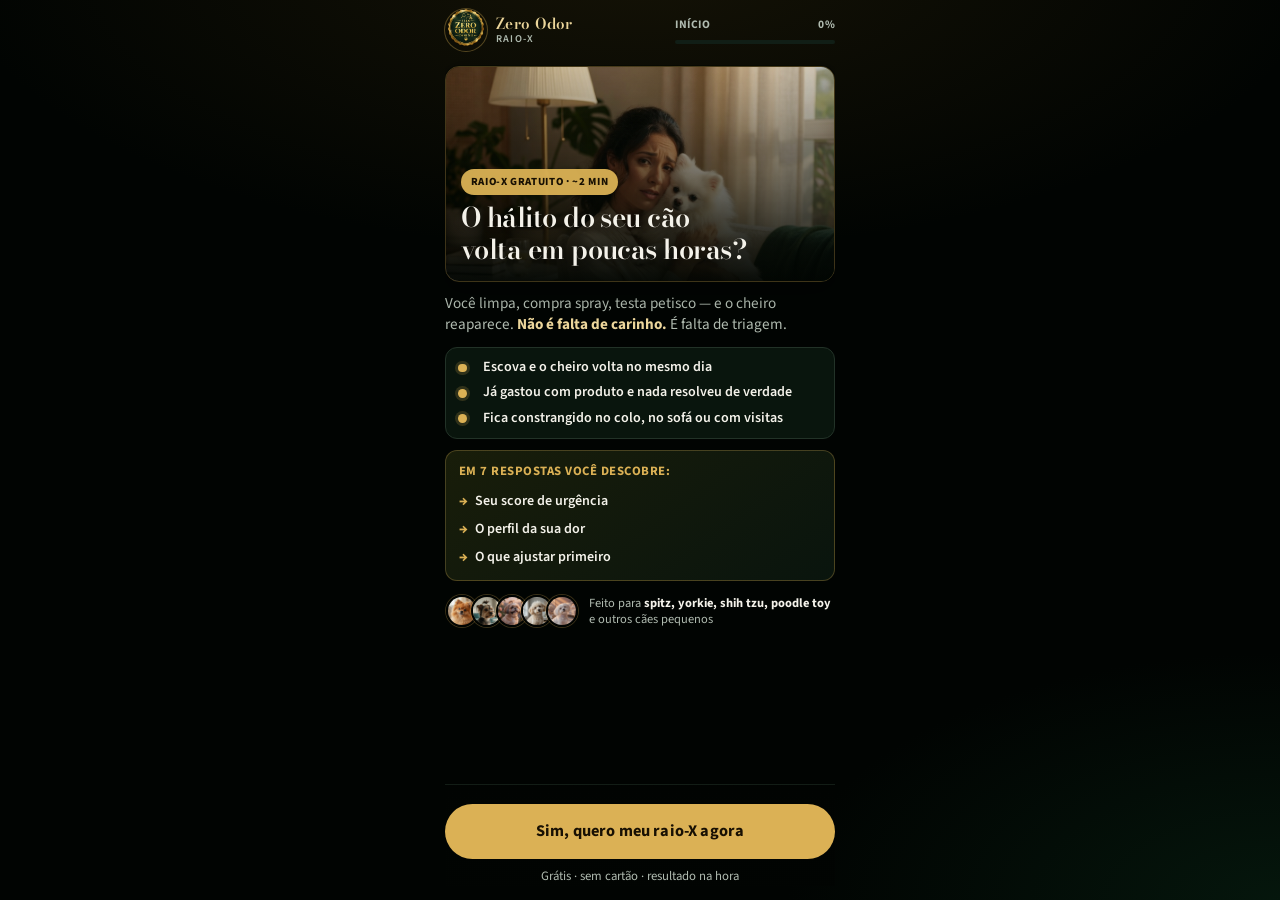
<file: index.html>
<!DOCTYPE html>
<html lang="pt-BR">
  <head>
    <meta charset="utf-8" />
    <meta name="viewport" content="width=device-width, initial-scale=1, viewport-fit=cover" />
    <meta
      name="description"
      content="Raio-X Zero Odor: descubra em 2 minutos por que o hálito do seu cão volta e o que ajustar na rotina."
    />
    <title>Raio-X Zero Odor · Selo Zero Odor Canino</title>
    <link rel="preconnect" href="https://fonts.googleapis.com" />
    <link rel="preconnect" href="https://fonts.gstatic.com" crossorigin />
    <link
      href="https://fonts.googleapis.com/css2?family=Bodoni+Moda:opsz,wght@6..96,500;600;700&family=Source+Sans+3:wght@400;600;700&display=swap"
      rel="stylesheet"
    />
    <link rel="stylesheet" href="css/styles.css" />
    <link rel="icon" href="assets/img/logo-web.png" type="image/png" />
  </head>
  <body class="quiz-body">
    <div class="quiz-app">
      <header class="quiz-top" id="topBar">
        <a class="logo" href="index.html" aria-label="Selo Zero Odor Canino">
          <img src="assets/img/logo-web.png" width="42" height="42" alt="" />
          <span class="logo__text">Zero Odor<small>Raio-X</small></span>
        </a>
        <div class="progress-wrap">
          <div class="progress-meta">
            <span id="progressLabel">Início</span>
            <span id="progressPct">0%</span>
          </div>
          <div class="progress-track" aria-hidden="true">
            <div class="progress-fill" id="progressFill"></div>
          </div>
        </div>
      </header>

      <main class="quiz-stage">
        <!-- INTRO -->
        <section class="screen screen--intro is-active" id="screen-intro" aria-labelledby="introTitle">
          <div class="screen__body screen__body--intro">
            <div class="intro-hero">
              <img
                class="intro-hero__img"
                src="assets/img/hero-tutor.jpg"
                alt="Tutora com cão pequeno no colo"
                width="800"
                height="500"
                fetchpriority="high"
              />
              <div class="intro-hero__shade" aria-hidden="true"></div>
              <div class="intro-hero__content">
                <p class="intro-hero__tag">Raio-X gratuito · ~2 min</p>
                <h1 id="introTitle" class="intro-title">
                  O hálito do seu cão volta em poucas horas?
                </h1>
              </div>
            </div>

            <p class="intro-hook">
              Você limpa, compra spray, testa petisco — e o cheiro reaparece.
              <strong>Não é falta de carinho.</strong> É falta de triagem.
            </p>

            <ul class="intro-pain" aria-label="Sinais comuns">
              <li>Escova e o cheiro volta no mesmo dia</li>
              <li>Já gastou com produto e nada resolveu de verdade</li>
              <li>Fica constrangido no colo, no sofá ou com visitas</li>
            </ul>

            <div class="intro-promise">
              <p class="intro-promise__title">Em 7 respostas você descobre:</p>
              <div class="intro-promise__grid">
                <span>Seu score de urgência</span>
                <span>O perfil da sua dor</span>
                <span>O que ajustar primeiro</span>
              </div>
            </div>

            <div class="intro-breeds" aria-label="Feito para cães pequenos">
              <div class="intro-breeds__faces">
                <img src="assets/img/raca-spitz.jpg" alt="" width="40" height="40" />
                <img src="assets/img/cao-york.jpg" alt="" width="40" height="40" />
                <img src="assets/img/cao-shih.jpg" alt="" width="40" height="40" />
                <img src="assets/img/raca-poodle.jpg" alt="" width="40" height="40" />
                <img src="assets/img/raca-maltese.jpg" alt="" width="40" height="40" />
              </div>
              <p class="intro-breeds__text">
                Feito para <strong>spitz, yorkie, shih tzu, poodle toy</strong> e outros cães
                pequenos
              </p>
            </div>
          </div>
          <div class="screen__footer screen__footer--pinned">
            <button type="button" class="btn btn--primary btn--cta-pulse" id="btnStart">
              Sim, quero meu raio-X agora
            </button>
            <p class="form-note">Grátis · sem cartão · resultado na hora</p>
          </div>
        </section>

        <!-- QUESTION -->
        <section class="screen" id="screen-question" aria-labelledby="questionTitle">
          <div class="screen__body">
            <h2 class="question-title" id="questionTitle">Pergunta</h2>
            <ul class="option-list" id="optionList"></ul>
          </div>
          <div class="screen__footer">
            <button type="button" class="btn btn--ghost" id="btnBack">Pergunta anterior</button>
          </div>
        </section>

        <!-- LEAD -->
        <section class="screen" id="screen-lead" aria-labelledby="leadTitle">
          <div class="screen__body">
            <div class="center">
              <img
                class="logo--lg"
                src="assets/img/logo-web.png"
                width="88"
                height="88"
                alt="Selo Zero Odor Canino"
                style="margin: 0 auto 0.75rem; border-radius: 50%"
              />
            </div>
            <p class="eyebrow">Seu raio-X está pronto</p>
            <h2 class="question-title" id="leadTitle">
              Onde você quer receber o resumo do diagnóstico?
            </h2>
            <p class="lede">
              Liberamos score e perfil em seguida. Usamos seus dados para este material e contato
              sobre o plano — sem spam de produtos aleatórios.
            </p>

            <form class="form-stack" id="leadForm" novalidate>
              <div class="field">
                <label for="leadName">Seu nome</label>
                <input
                  id="leadName"
                  name="name"
                  type="text"
                  autocomplete="name"
                  placeholder="Como prefere ser chamado(a)"
                  required
                />
                <p class="field-error" id="leadNameError" role="alert"></p>
              </div>
              <div class="field">
                <label for="leadEmail">E-mail</label>
                <input
                  id="leadEmail"
                  name="email"
                  type="email"
                  autocomplete="email"
                  inputmode="email"
                  placeholder="seu@email.com"
                  required
                />
                <p class="field-error" id="leadEmailError" role="alert"></p>
              </div>
              <div class="field">
                <label for="leadWhatsapp">WhatsApp</label>
                <input
                  id="leadWhatsapp"
                  name="whatsapp"
                  type="tel"
                  autocomplete="tel"
                  inputmode="numeric"
                  placeholder="(11) 99999-9999"
                  required
                />
                <p class="field-error" id="leadWhatsappError" role="alert"></p>
              </div>
              <button type="submit" class="btn btn--primary">Ver meu diagnóstico agora</button>
              <button type="button" class="btn btn--ghost" id="btnLeadBack">Voltar</button>
              <p class="form-note">
                Ao continuar, você concorda em receber o resultado e informações do Selo Zero Odor
                Canino.
              </p>
            </form>
          </div>
        </section>

        <!-- RESULT -->
        <section class="screen" id="screen-result" aria-labelledby="resultHeading">
          <div class="screen__body">
            <div class="result-hero">
              <img
                src="assets/img/logo-web.png"
                width="72"
                height="72"
                alt=""
                style="margin: 0 auto 0.65rem; border-radius: 50%"
              />
              <p class="eyebrow">Diagnóstico personalizado</p>
              <h2 class="question-title" id="resultHeading">
                <span id="resultName">Tutor</span>, este é o seu raio-X
              </h2>
            </div>

            <div class="result-card">
              <div class="score-gauge" aria-live="polite">
                <div class="score-ring" id="scoreRingWrap">
                  <svg viewBox="0 0 100 100" aria-hidden="true">
                    <circle class="score-ring__track" cx="50" cy="50" r="42"></circle>
                    <circle
                      class="score-ring__value"
                      id="scoreRingValue"
                      cx="50"
                      cy="50"
                      r="42"
                    ></circle>
                  </svg>
                  <div class="score-ring__label">
                    <div class="score-ring__number" id="scoreNumber">0</div>
                    <div class="score-ring__unit">score</div>
                  </div>
                </div>
                <p class="score-urgency" id="scoreCaption">
                  <span class="score-urgency__dot" aria-hidden="true"></span>
                  <span class="score-urgency__text">Score</span>
                </p>
              </div>
              <p class="profile-name" id="profileName">Perfil</p>
              <p class="profile-mirror" id="profileMirror"></p>
            </div>

            <ul class="result-points" id="profilePoints"></ul>

            <figure class="photo-frame" style="aspect-ratio: 16/10; max-height: none">
              <img
                src="assets/img/raca-lhasa.jpg"
                alt="Lhasa Apso, raça pequena de companhia"
                width="800"
                height="500"
                loading="lazy"
              />
            </figure>

            <p class="lede">
              O próximo passo não é mais um produto aleatório. É um plano de triagem + rotina de 14
              dias para cães pequenos — com checklist para executar sem bagunça.
            </p>
          </div>
          <div class="screen__footer">
            <a class="btn btn--primary" id="ctaSales" href="vendas/"
              >Ver o plano que organiza o hálito</a
            >
            <p class="form-note">Acesso imediato · R$&nbsp;37 · garantia de 7 dias</p>
          </div>
        </section>
      </main>
    </div>
    <script src="js/config.js"></script>
    <script src="js/quiz.js" defer></script>
  </body>
</html>
</file>
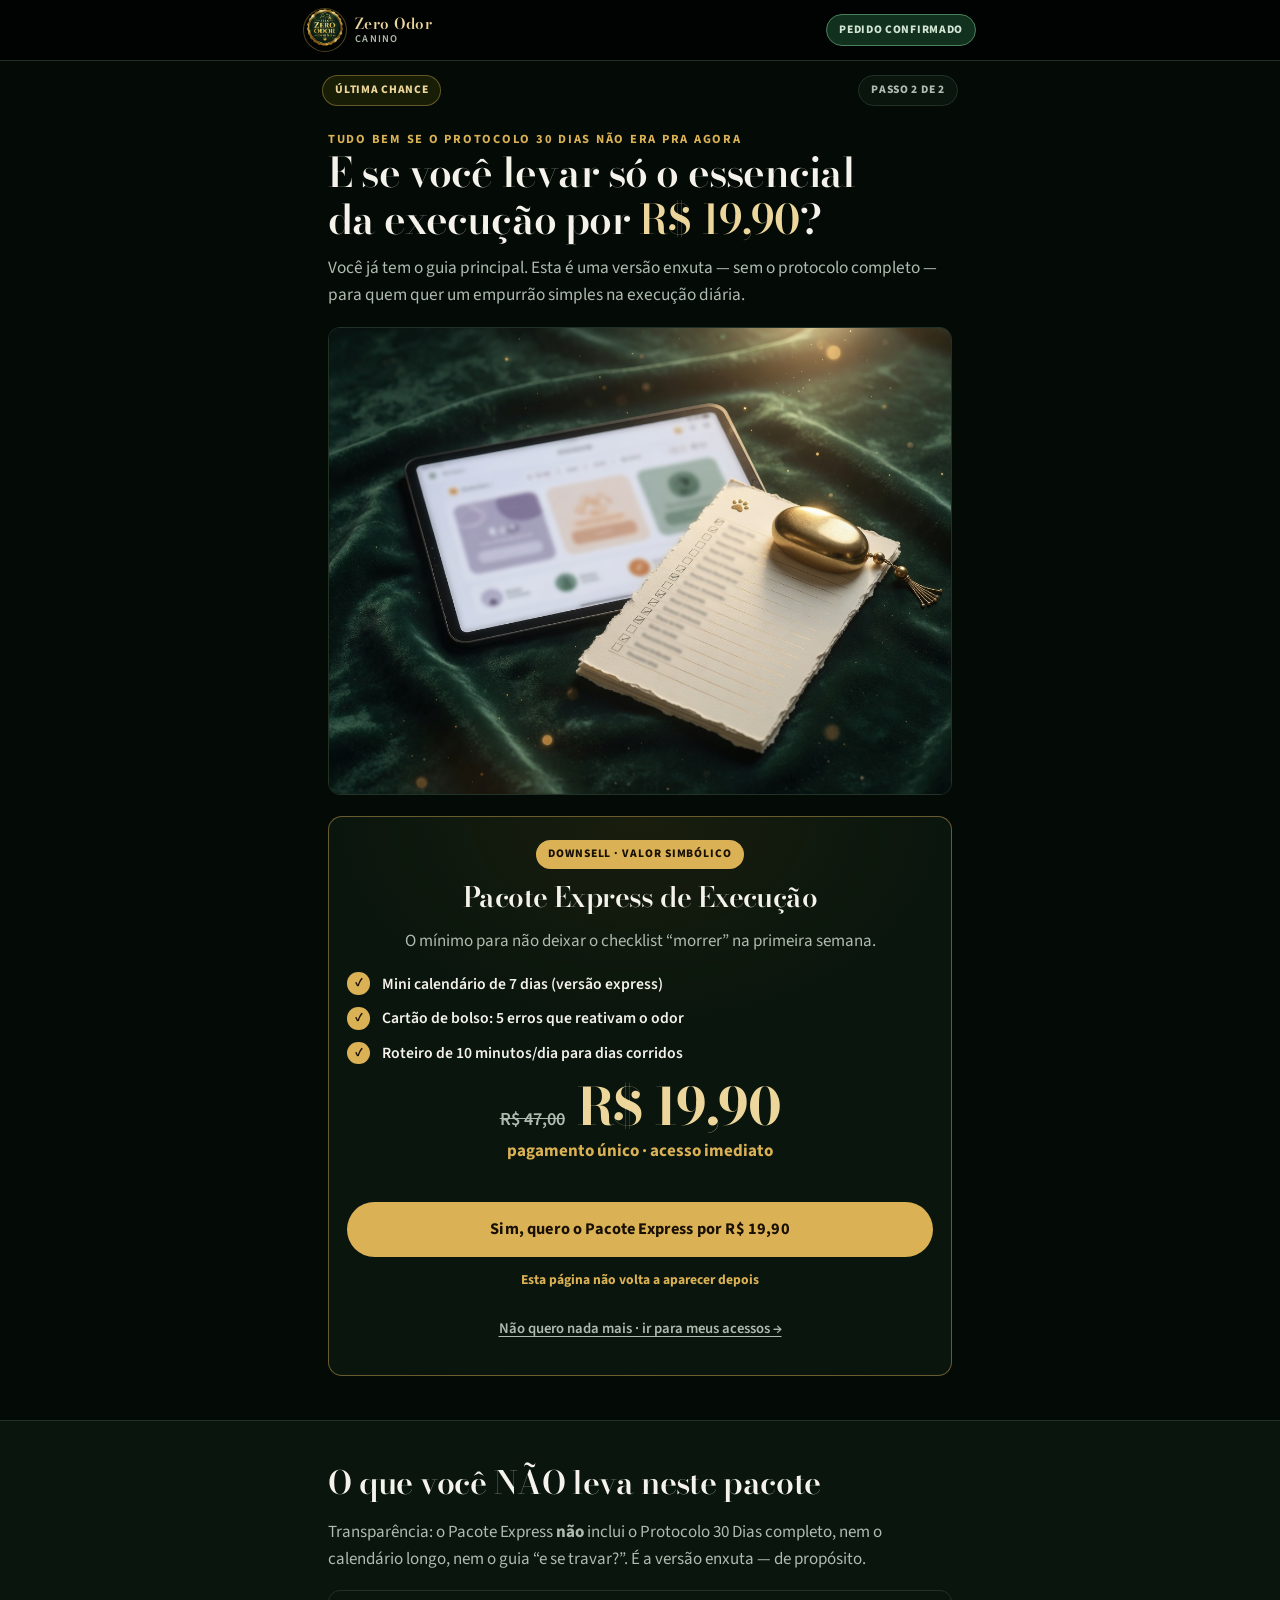
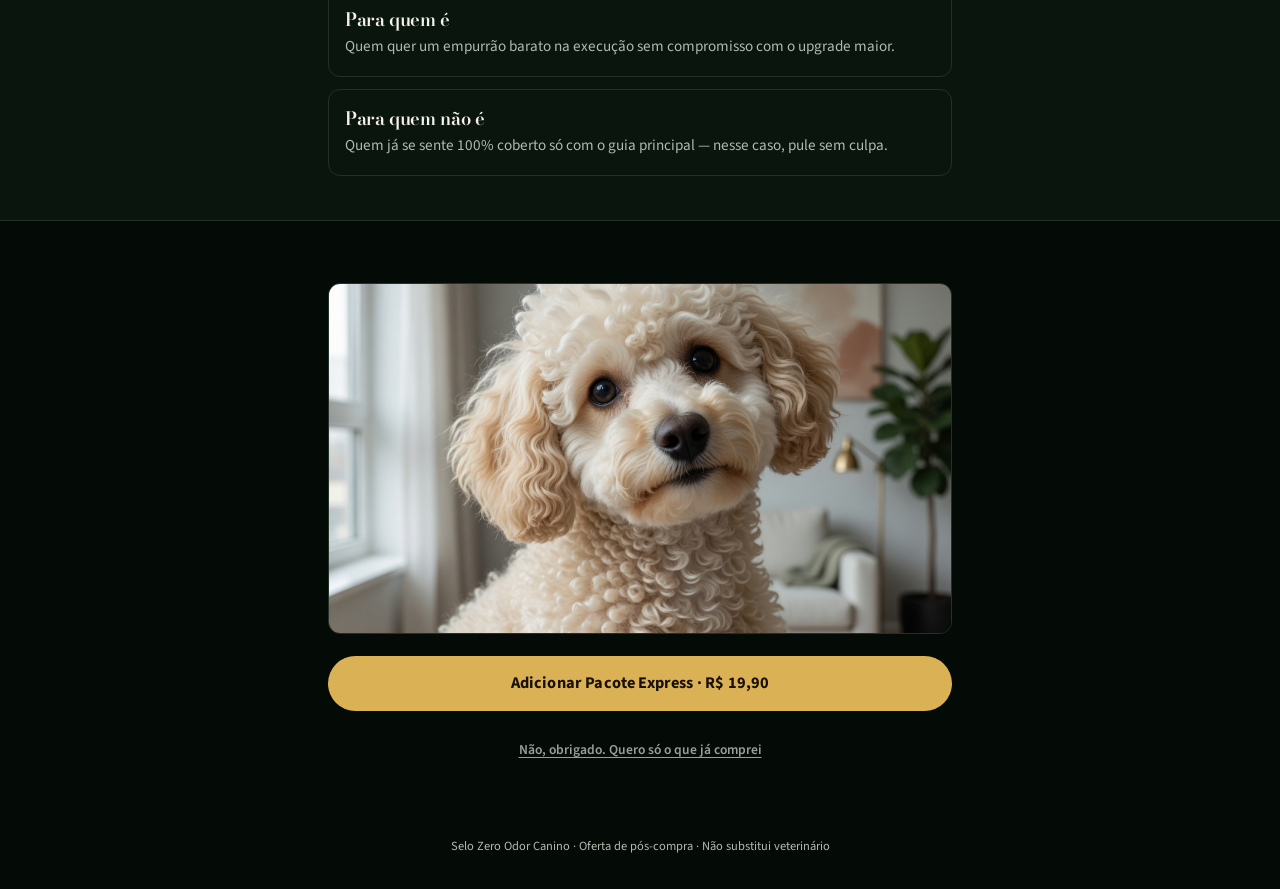
<file: downsell/index.html>
<!DOCTYPE html>
<html lang="pt-BR">
  <head>
    <meta charset="utf-8" />
    <!-- build-fix-no-loop -->
    <meta name="viewport" content="width=device-width, initial-scale=1, viewport-fit=cover" />
    <meta
      name="description"
      content="Última oferta: Pacote Express de Execução Zero Odor por um valor simbólico."
    />
    <title>Última oferta · Pacote Express Zero Odor</title>
    <link rel="preconnect" href="https://fonts.googleapis.com" />
    <link rel="preconnect" href="https://fonts.gstatic.com" crossorigin />
    <link
      href="https://fonts.googleapis.com/css2?family=Bodoni+Moda:opsz,wght@6..96,500;600;700&family=Source+Sans+3:wght@400;600;700&display=swap"
      rel="stylesheet"
    />
    <link rel="stylesheet" href="../css/styles.css" />
    <link rel="icon" href="../assets/img/logo-web.png" type="image/png" />
  </head>
  <body class="sales-body">
    <header class="sales-top">
      <div class="sales-top__inner">
        <a class="logo" href="../obrigado/">
          <img src="../assets/img/logo-web.png" width="42" height="42" alt="Selo Zero Odor Canino" />
          <span class="logo__text">Zero Odor<small>Canino</small></span>
        </a>
        <span class="funnel-pill funnel-pill--ok">Pedido confirmado</span>
      </div>
    </header>

    <div class="funnel-bar">
      <span class="funnel-pill">Última chance</span>
      <span class="funnel-pill funnel-pill--soft">Passo 2 de 2</span>
    </div>

    <section class="section hero-sales">
      <p class="eyebrow">Tudo bem se o Protocolo 30 Dias não era pra agora</p>
      <h1>
        E se você levar só o essencial da execução por
        <span style="color: var(--gold-soft)">R$&nbsp;19,90</span>?
      </h1>
      <p class="lede">
        <span data-lead-name data-lead-fallback="Você">Você</span> já tem o guia principal. Esta é
        uma versão enxuta — sem o protocolo completo — para quem quer um empurrão simples na
        execução diária.
      </p>

      <div class="media-block media-block--4x3">
        <img
          src="../assets/img/produto-still.jpg"
          alt="Materiais de execução da rotina Zero Odor"
          width="900"
          height="675"
          fetchpriority="high"
        />
      </div>

      <div class="offer-card">
        <span class="offer-badge">Downsell · valor simbólico</span>
        <h2 class="center">Pacote Express de Execução</h2>
        <p class="muted center">
          O mínimo para não deixar o checklist “morrer” na primeira semana.
        </p>

        <ul class="include-list">
          <li>Mini calendário de 7 dias (versão express)</li>
          <li>Cartão de bolso: 5 erros que reativam o odor</li>
          <li>Roteiro de 10 minutos/dia para dias corridos</li>
        </ul>

        <div class="price-row">
          <span class="price-old">R$&nbsp;47,00</span>
          <span class="price-now">R$&nbsp;19,90</span>
        </div>
        <p class="price-installments">pagamento único · acesso imediato</p>

        <a class="btn btn--primary btn--cta-pulse mt-1-5" data-checkout="downsell" href="#"
          >Sim, quero o Pacote Express por R$&nbsp;19,90</a
        >
        <p class="timer-note">Esta página não volta a aparecer depois</p>
        <a class="decline-link" href="../obrigado/"
          >Não quero nada mais · ir para meus acessos →</a
        >
      </div>
    </section>

    <section class="section--mid">
      <div class="inner">
        <h2 class="split-title">O que você NÃO leva neste pacote</h2>
        <p class="muted">
          Transparência: o Pacote Express <strong>não</strong> inclui o Protocolo 30 Dias completo,
          nem o calendário longo, nem o guia “e se travar?”. É a versão enxuta — de propósito.
        </p>
        <div class="feature-stack">
          <article class="feature">
            <h3>Para quem é</h3>
            <p>Quem quer um empurrão barato na execução sem compromisso com o upgrade maior.</p>
          </article>
          <article class="feature">
            <h3>Para quem não é</h3>
            <p>Quem já se sente 100% coberto só com o guia principal — nesse caso, pule sem culpa.</p>
          </article>
        </div>
      </div>
    </section>

    <section class="section">
      <div class="media-block">
        <img
          src="../assets/img/raca-poodle.jpg"
          alt="Poodle toy"
          width="900"
          height="600"
          loading="lazy"
        />
      </div>
      <a class="btn btn--primary" data-checkout="downsell" href="#"
        >Adicionar Pacote Express · R$&nbsp;19,90</a
      >
      <a class="decline-link decline-link--quiet" href="../obrigado/"
        >Não, obrigado. Quero só o que já comprei</a
      >
    </section>

    <footer class="footer-mini no-sticky">
      Selo Zero Odor Canino · Oferta de pós-compra · Não substitui veterinário
    </footer>

    <script src="../js/config.js"></script>
  </body>
</html>
</file>
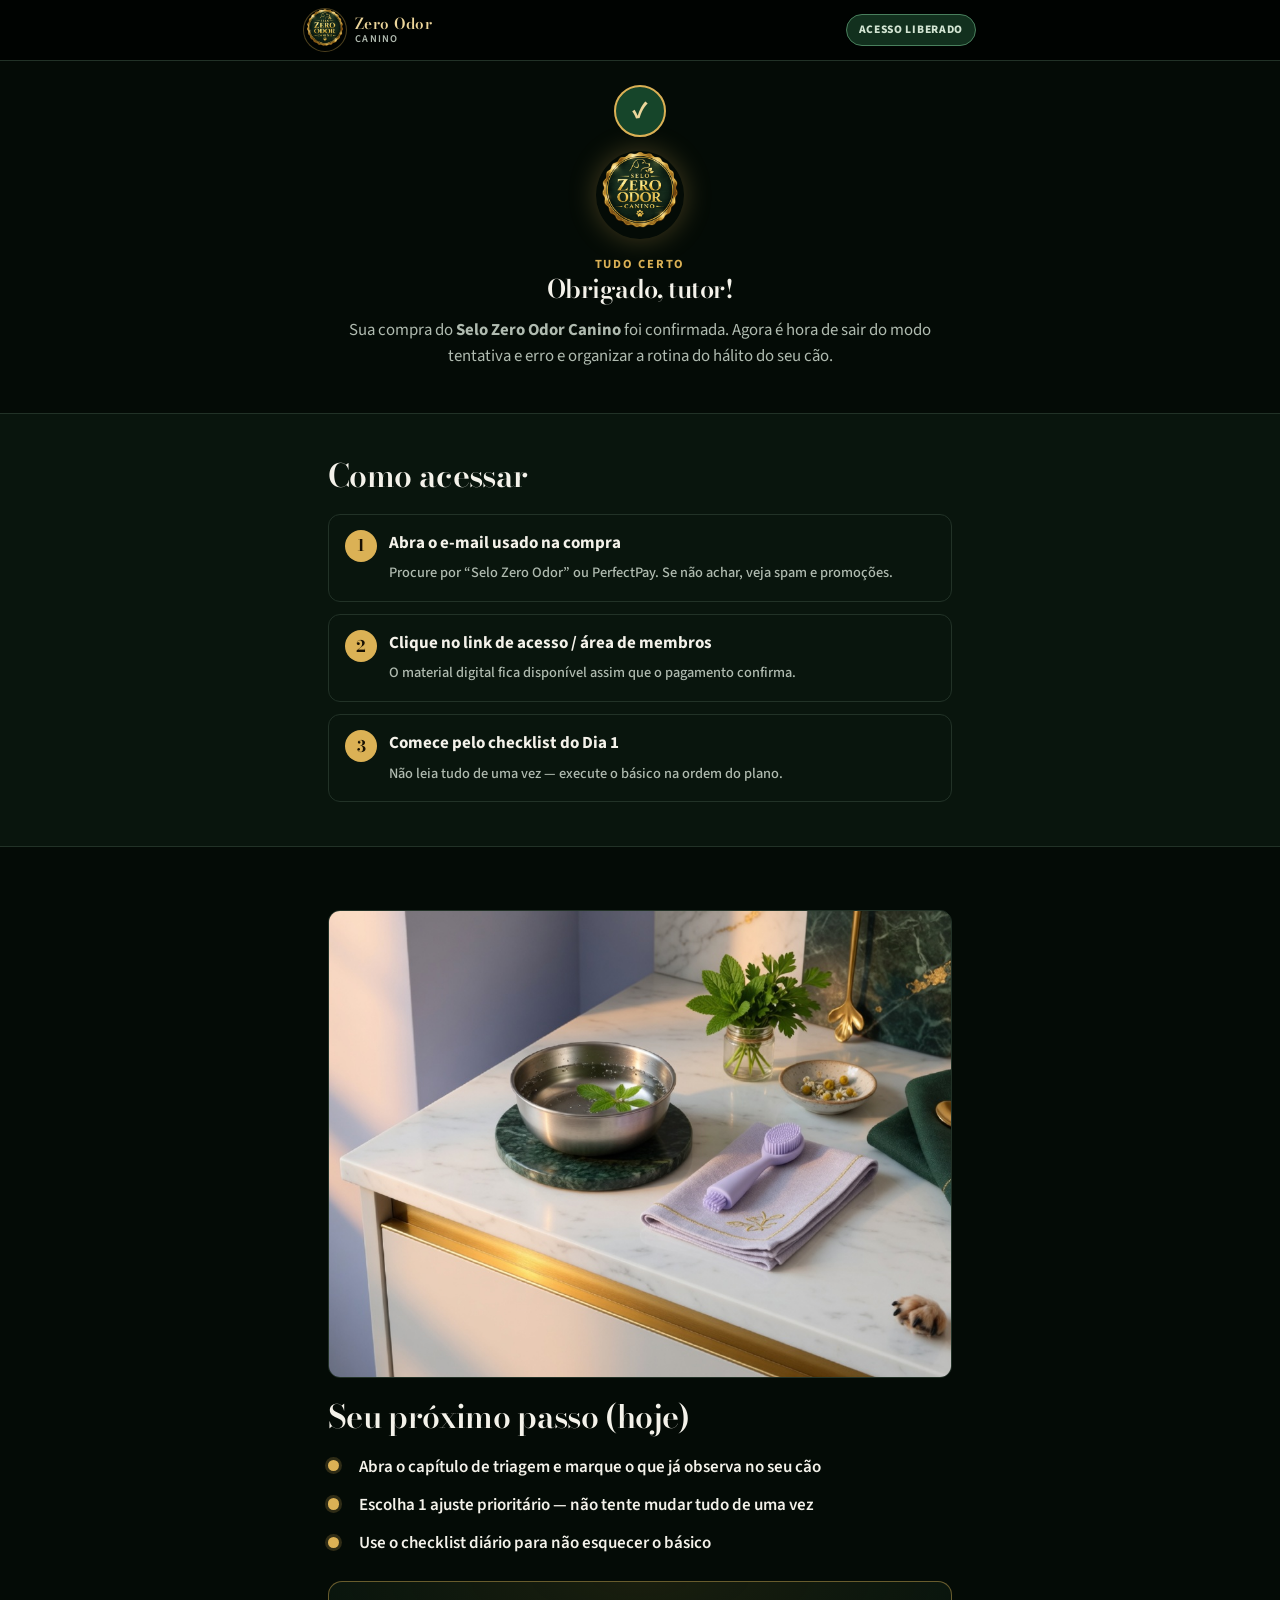
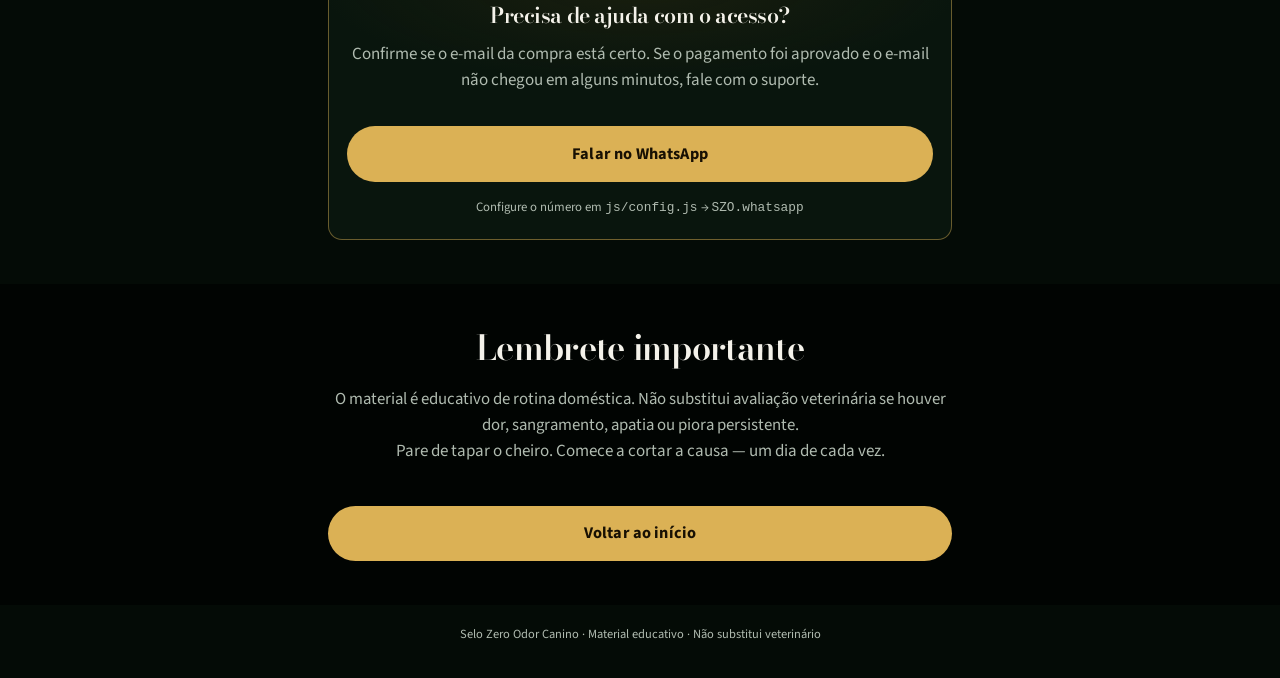
<file: obrigado/index.html>
<!DOCTYPE html>
<html lang="pt-BR">
  <head>
    <meta charset="utf-8" />
    <!-- build-fix-no-loop -->
    <meta name="viewport" content="width=device-width, initial-scale=1, viewport-fit=cover" />
    <meta
      name="description"
      content="Compra confirmada — acesse o Selo Zero Odor Canino e comece a organizar a rotina do hálito do seu cão."
    />
    <title>Obrigado · Acesso Selo Zero Odor Canino</title>
    <link rel="preconnect" href="https://fonts.googleapis.com" />
    <link rel="preconnect" href="https://fonts.gstatic.com" crossorigin />
    <link
      href="https://fonts.googleapis.com/css2?family=Bodoni+Moda:opsz,wght@6..96,500;600;700&family=Source+Sans+3:wght@400;600;700&display=swap"
      rel="stylesheet"
    />
    <link rel="stylesheet" href="../css/styles.css" />
    <link rel="icon" href="../assets/img/logo-web.png" type="image/png" />
  </head>
  <body class="sales-body">
    <header class="sales-top">
      <div class="sales-top__inner">
        <a class="logo" href="../">
          <img src="../assets/img/logo-web.png" width="42" height="42" alt="Selo Zero Odor Canino" />
          <span class="logo__text">Zero Odor<small>Canino</small></span>
        </a>
        <span class="funnel-pill funnel-pill--ok">Acesso liberado</span>
      </div>
    </header>

    <section class="section success-hero">
      <div class="success-check" aria-hidden="true">✓</div>
      <img
        class="logo-xl"
        src="../assets/img/logo-web.png"
        alt="Selo Zero Odor Canino"
        width="88"
        height="88"
      />
      <p class="eyebrow">Tudo certo</p>
      <h1>
        Obrigado, <span data-lead-name data-lead-fallback="tutor">tutor</span>!
      </h1>
      <p class="lede">
        Sua compra do <strong>Selo Zero Odor Canino</strong> foi confirmada. Agora é hora de sair do
        modo tentativa e erro e organizar a rotina do hálito do seu cão.
      </p>
    </section>

    <section class="section--mid">
      <div class="inner">
        <h2 class="split-title">Como acessar</h2>
        <ol class="steps-access">
          <li>
            <div>
              <strong>Abra o e-mail usado na compra</strong>
              <span
                >Procure por “Selo Zero Odor” ou PerfectPay. Se não achar, veja spam e promoções.</span
              >
            </div>
          </li>
          <li>
            <div>
              <strong>Clique no link de acesso / área de membros</strong>
              <span>O material digital fica disponível assim que o pagamento confirma.</span>
            </div>
          </li>
          <li>
            <div>
              <strong>Comece pelo checklist do Dia 1</strong>
              <span>Não leia tudo de uma vez — execute o básico na ordem do plano.</span>
            </div>
          </li>
        </ol>
      </div>
    </section>

    <section class="section">
      <div class="media-block media-block--4x3">
        <img
          src="../assets/img/rotina-casa.jpg"
          alt="Rotina organizada em casa com cão pequeno"
          width="900"
          height="675"
          loading="lazy"
        />
      </div>
      <h2 class="split-title">Seu próximo passo (hoje)</h2>
      <ul class="bullet-list">
        <li>Abra o capítulo de triagem e marque o que já observa no seu cão</li>
        <li>Escolha 1 ajuste prioritário — não tente mudar tudo de uma vez</li>
        <li>Use o checklist diário para não esquecer o básico</li>
      </ul>

      <div class="offer-card mt-1-5">
        <h3 class="center" style="font-family: var(--font-display); font-size: 1.35rem">
          Precisa de ajuda com o acesso?
        </h3>
        <p class="muted center">
          Confirme se o e-mail da compra está certo. Se o pagamento foi aprovado e o e-mail não
          chegou em alguns minutos, fale com o suporte.
        </p>
        <a
          class="btn btn--primary mt-1"
          data-whatsapp
          data-wa-msg="Olá! Comprei o Selo Zero Odor e preciso de ajuda com o acesso."
          href="#"
          >Falar no WhatsApp</a
        >
        <p class="form-note mt-1" id="waHint">
          Configure o número em <code>js/config.js</code> → <code>SZO.whatsapp</code>
        </p>
      </div>
    </section>

    <section class="section--deep">
      <div class="inner closing">
        <h2>Lembrete importante</h2>
        <p class="lede">
          O material é educativo de rotina doméstica. Não substitui avaliação veterinária se houver
          dor, sangramento, apatia ou piora persistente.
        </p>
        <p class="muted">
          Pare de tapar o cheiro. Comece a cortar a causa — um dia de cada vez.
        </p>
        <a class="btn btn--primary mt-1-5" href="../">Voltar ao início</a>
      </div>
    </section>

    <footer class="footer-mini no-sticky">
      Selo Zero Odor Canino · Material educativo · Não substitui veterinário
    </footer>

    <script src="../js/config.js"></script>
    <script>
      document.addEventListener("DOMContentLoaded", function () {
        if (window.SZO && window.SZO.whatsapp) {
          var hint = document.getElementById("waHint");
          if (hint) hint.hidden = true;
        }
      });
    </script>
  </body>
</html>
</file>
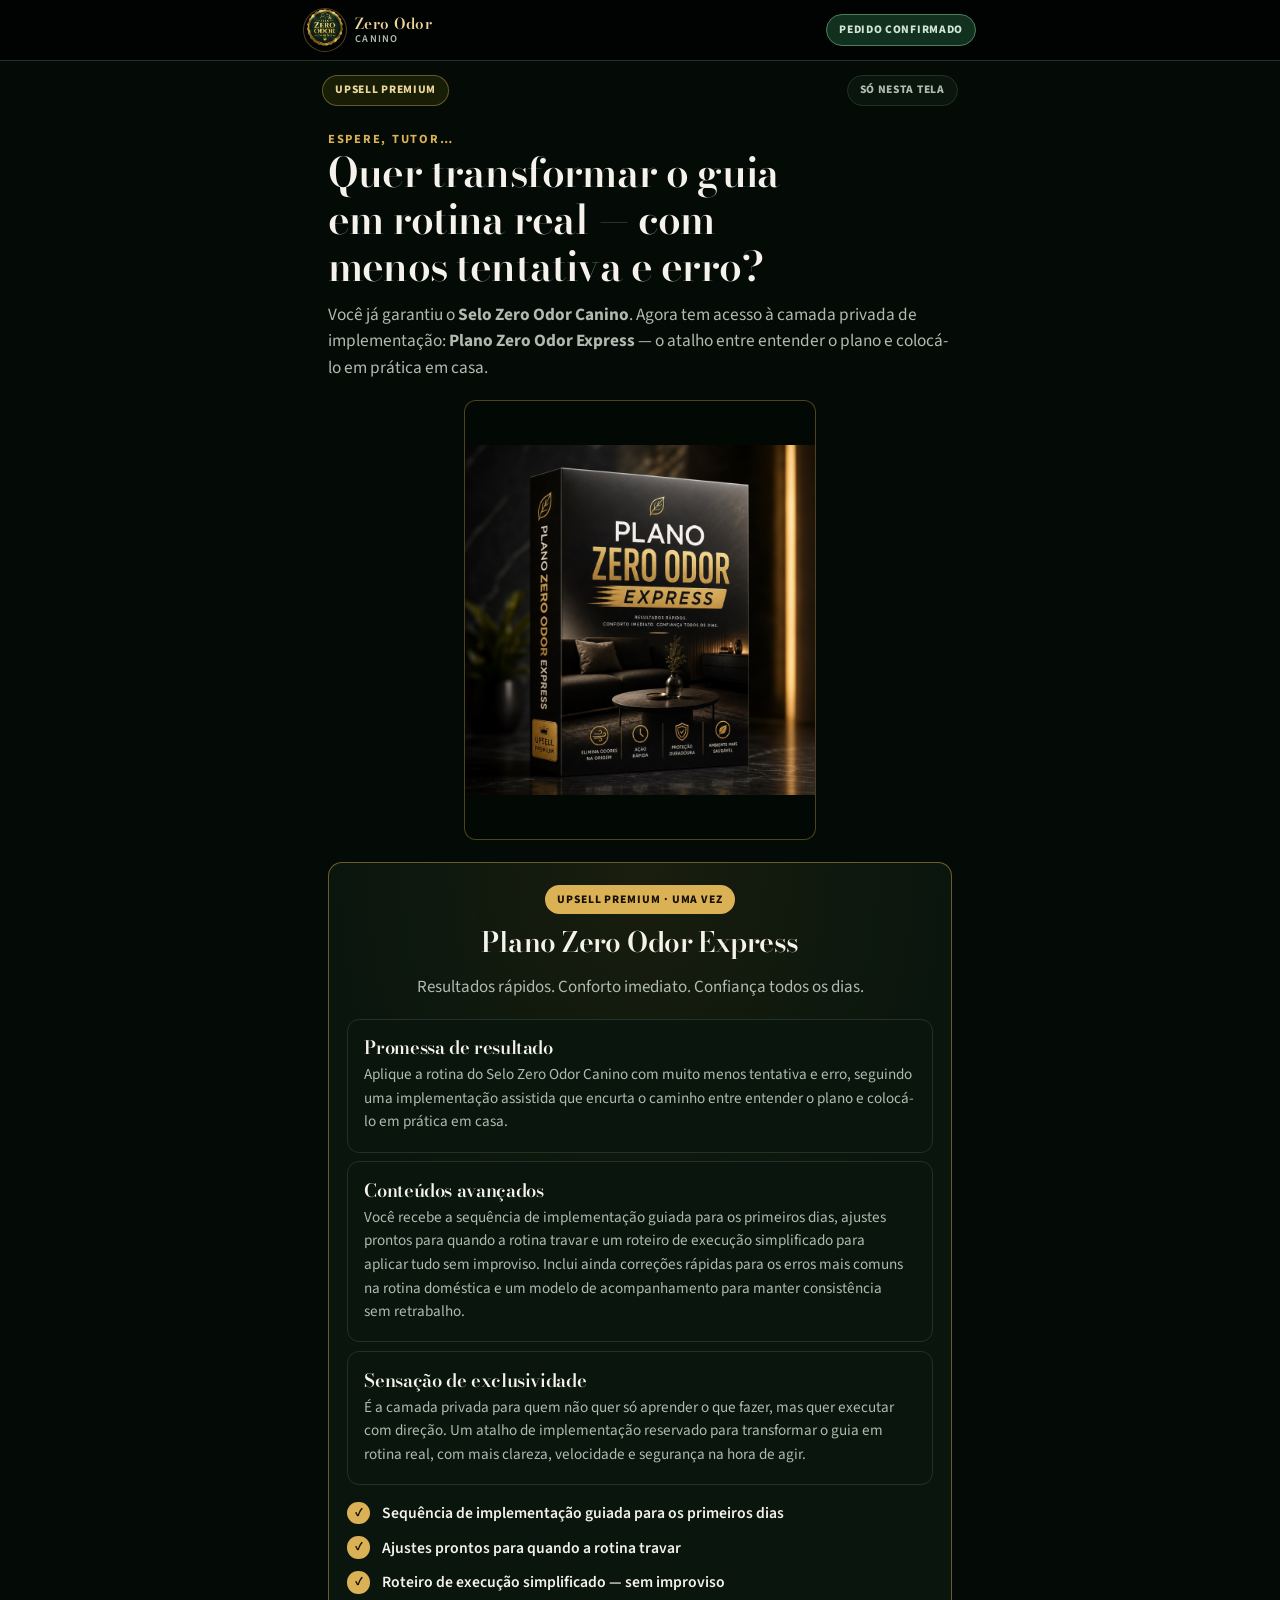
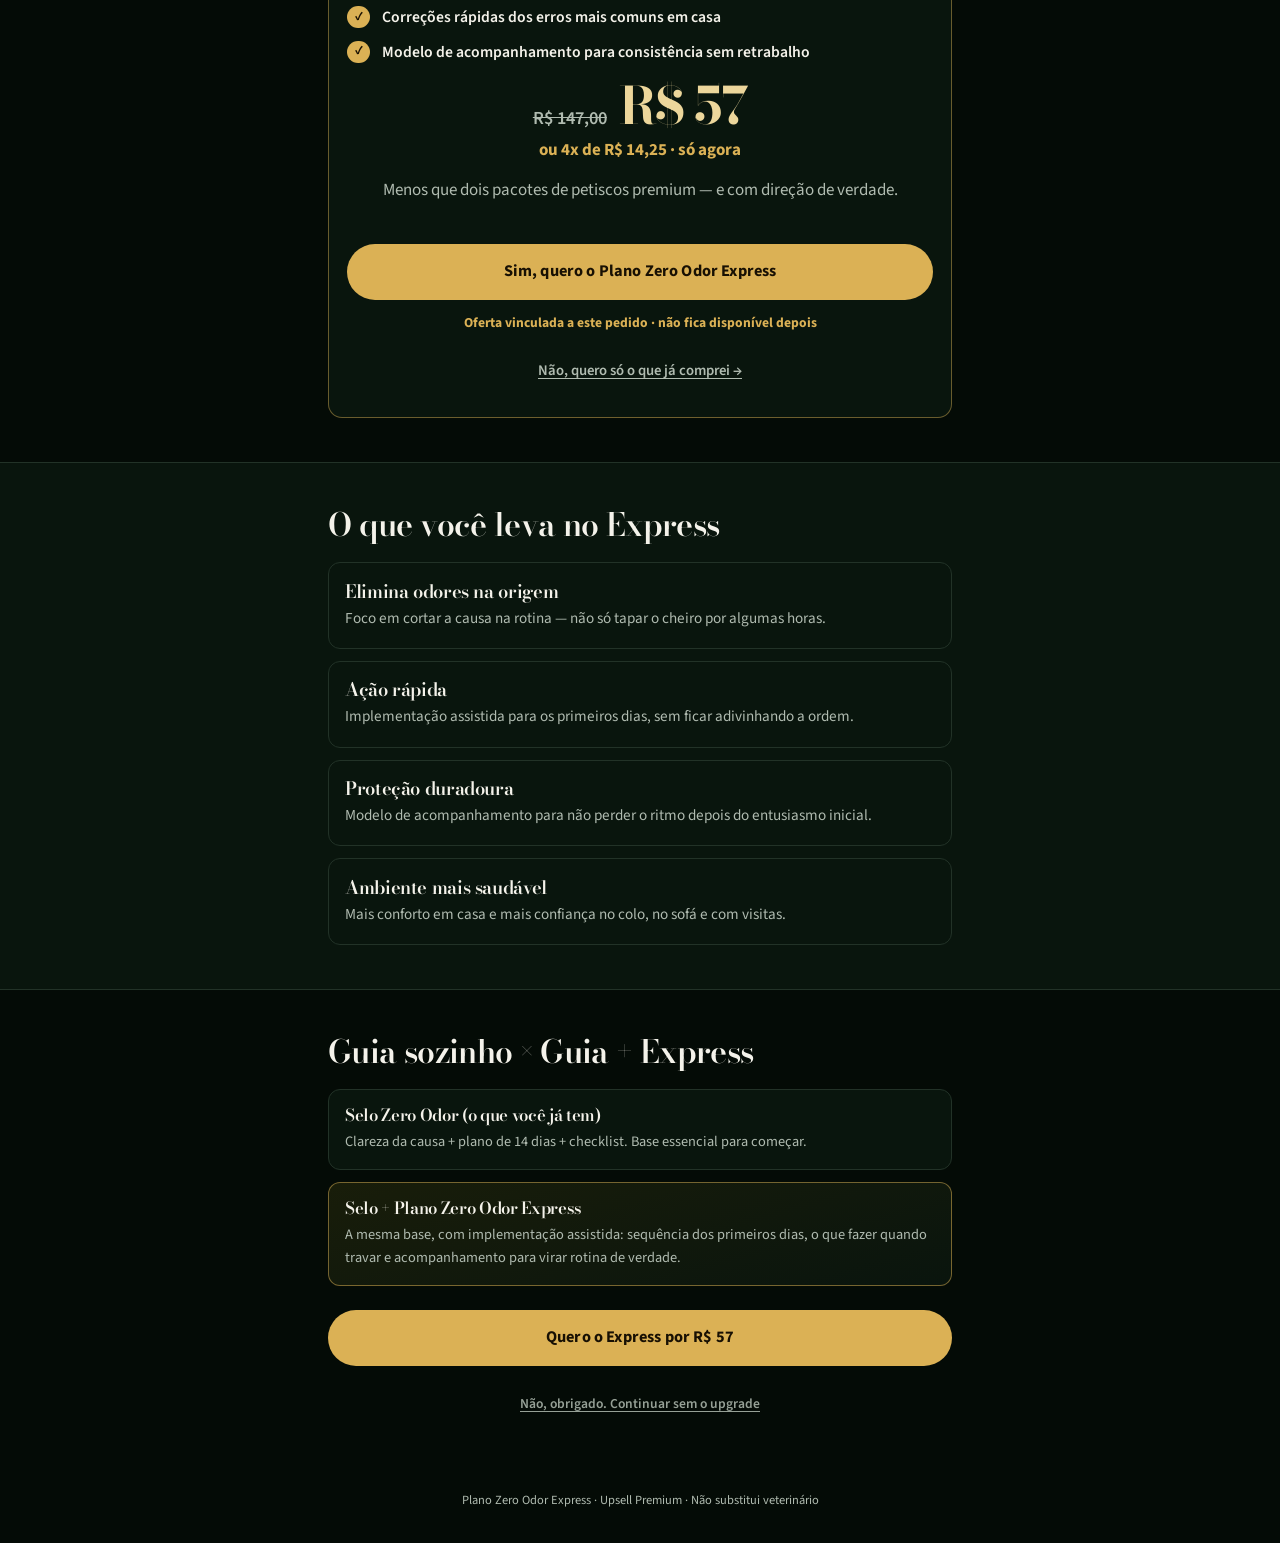
<file: upsell/index.html>
<!DOCTYPE html>
<html lang="pt-BR">
  <head>
    <meta charset="utf-8" />
    <meta name="viewport" content="width=device-width, initial-scale=1, viewport-fit=cover" />
    <meta
      name="description"
      content="Plano Zero Odor Express — implementação assistida do Selo Zero Odor Canino. Upsell exclusivo."
    />
    <title>Plano Zero Odor Express · Oferta exclusiva</title>
    <link rel="preconnect" href="https://fonts.googleapis.com" />
    <link rel="preconnect" href="https://fonts.gstatic.com" crossorigin />
    <link
      href="https://fonts.googleapis.com/css2?family=Bodoni+Moda:opsz,wght@6..96,500;600;700&family=Source+Sans+3:wght@400;600;700&display=swap"
      rel="stylesheet"
    />
    <link rel="stylesheet" href="../css/styles.css" />
    <link rel="icon" href="../assets/img/logo-web.png" type="image/png" />
  </head>
  <body class="sales-body">
    <header class="sales-top">
      <div class="sales-top__inner">
        <a class="logo" href="../obrigado/">
          <img src="../assets/img/logo-web.png" width="42" height="42" alt="Selo Zero Odor Canino" />
          <span class="logo__text">Zero Odor<small>Canino</small></span>
        </a>
        <span class="funnel-pill funnel-pill--ok">Pedido confirmado</span>
      </div>
    </header>

    <div class="funnel-bar">
      <span class="funnel-pill">Upsell Premium</span>
      <span class="funnel-pill funnel-pill--soft">Só nesta tela</span>
    </div>

    <section class="section hero-sales">
      <p class="eyebrow">
        Espere, <span data-lead-name data-lead-fallback="tutor">tutor</span>…
      </p>
      <h1>Quer transformar o guia em rotina real — com menos tentativa e erro?</h1>
      <p class="lede">
        Você já garantiu o <strong>Selo Zero Odor Canino</strong>. Agora tem acesso à camada
        privada de implementação:
        <strong>Plano Zero Odor Express</strong> — o atalho entre entender o plano e colocá-lo em
        prática em casa.
      </p>

      <div class="media-block media-block--product">
        <img
          src="../assets/img/plano-zero-odor-express.jpg"
          alt="Caixa do produto Plano Zero Odor Express — Upsell Premium"
          width="900"
          height="1100"
          fetchpriority="high"
        />
      </div>

      <div class="offer-card">
        <span class="offer-badge">Upsell Premium · uma vez</span>
        <h2 class="center">Plano Zero Odor Express</h2>
        <p class="muted center">
          Resultados rápidos. Conforto imediato. Confiança todos os dias.
        </p>

        <div class="stack-yes mt-1">
          <article class="feature">
            <h3>Promessa de resultado</h3>
            <p>
              Aplique a rotina do Selo Zero Odor Canino com muito menos tentativa e erro, seguindo
              uma implementação assistida que encurta o caminho entre entender o plano e colocá-lo
              em prática em casa.
            </p>
          </article>
          <article class="feature">
            <h3>Conteúdos avançados</h3>
            <p>
              Você recebe a sequência de implementação guiada para os primeiros dias, ajustes
              prontos para quando a rotina travar e um roteiro de execução simplificado para aplicar
              tudo sem improviso. Inclui ainda correções rápidas para os erros mais comuns na
              rotina doméstica e um modelo de acompanhamento para manter consistência sem
              retrabalho.
            </p>
          </article>
          <article class="feature">
            <h3>Sensação de exclusividade</h3>
            <p>
              É a camada privada para quem não quer só aprender o que fazer, mas quer executar com
              direção. Um atalho de implementação reservado para transformar o guia em rotina real,
              com mais clareza, velocidade e segurança na hora de agir.
            </p>
          </article>
        </div>

        <ul class="include-list">
          <li>Sequência de implementação guiada para os primeiros dias</li>
          <li>Ajustes prontos para quando a rotina travar</li>
          <li>Roteiro de execução simplificado — sem improviso</li>
          <li>Correções rápidas dos erros mais comuns em casa</li>
          <li>Modelo de acompanhamento para consistência sem retrabalho</li>
        </ul>

        <div class="price-row">
          <span class="price-old">R$&nbsp;147,00</span>
          <span class="price-now">R$&nbsp;57</span>
        </div>
        <p class="price-installments">ou 4x de R$&nbsp;14,25 · só agora</p>
        <p class="center muted">
          Menos que dois pacotes de petiscos premium — e com direção de verdade.
        </p>

        <a class="btn btn--primary btn--cta-pulse mt-1-5" data-checkout="upsell" href="#"
          >Sim, quero o Plano Zero Odor Express</a
        >
        <p class="timer-note">Oferta vinculada a este pedido · não fica disponível depois</p>
        <a class="decline-link" href="../downsell/">Não, quero só o que já comprei →</a>
      </div>
    </section>

    <section class="section--mid">
      <div class="inner">
        <h2 class="split-title">O que você leva no Express</h2>
        <div class="feature-stack">
          <article class="feature">
            <h3>Elimina odores na origem</h3>
            <p>Foco em cortar a causa na rotina — não só tapar o cheiro por algumas horas.</p>
          </article>
          <article class="feature">
            <h3>Ação rápida</h3>
            <p>Implementação assistida para os primeiros dias, sem ficar adivinhando a ordem.</p>
          </article>
          <article class="feature">
            <h3>Proteção duradoura</h3>
            <p>Modelo de acompanhamento para não perder o ritmo depois do entusiasmo inicial.</p>
          </article>
          <article class="feature">
            <h3>Ambiente mais saudável</h3>
            <p>Mais conforto em casa e mais confiança no colo, no sofá e com visitas.</p>
          </article>
        </div>
      </div>
    </section>

    <section class="section">
      <h2 class="split-title">Guia sozinho × Guia + Express</h2>
      <div class="compare-row">
        <div class="compare-card">
          <h3>Selo Zero Odor (o que você já tem)</h3>
          <p>Clareza da causa + plano de 14 dias + checklist. Base essencial para começar.</p>
        </div>
        <div class="compare-card compare-card--highlight">
          <h3>Selo + Plano Zero Odor Express</h3>
          <p>
            A mesma base, com implementação assistida: sequência dos primeiros dias, o que fazer
            quando travar e acompanhamento para virar rotina de verdade.
          </p>
        </div>
      </div>

      <a class="btn btn--primary mt-1-5" data-checkout="upsell" href="#"
        >Quero o Express por R$&nbsp;57</a
      >
      <a class="decline-link decline-link--quiet" href="../downsell/"
        >Não, obrigado. Continuar sem o upgrade</a
      >
    </section>

    <footer class="footer-mini no-sticky">
      Plano Zero Odor Express · Upsell Premium · Não substitui veterinário
    </footer>

    <script src="../js/config.js"></script>
  </body>
</html>
</file>
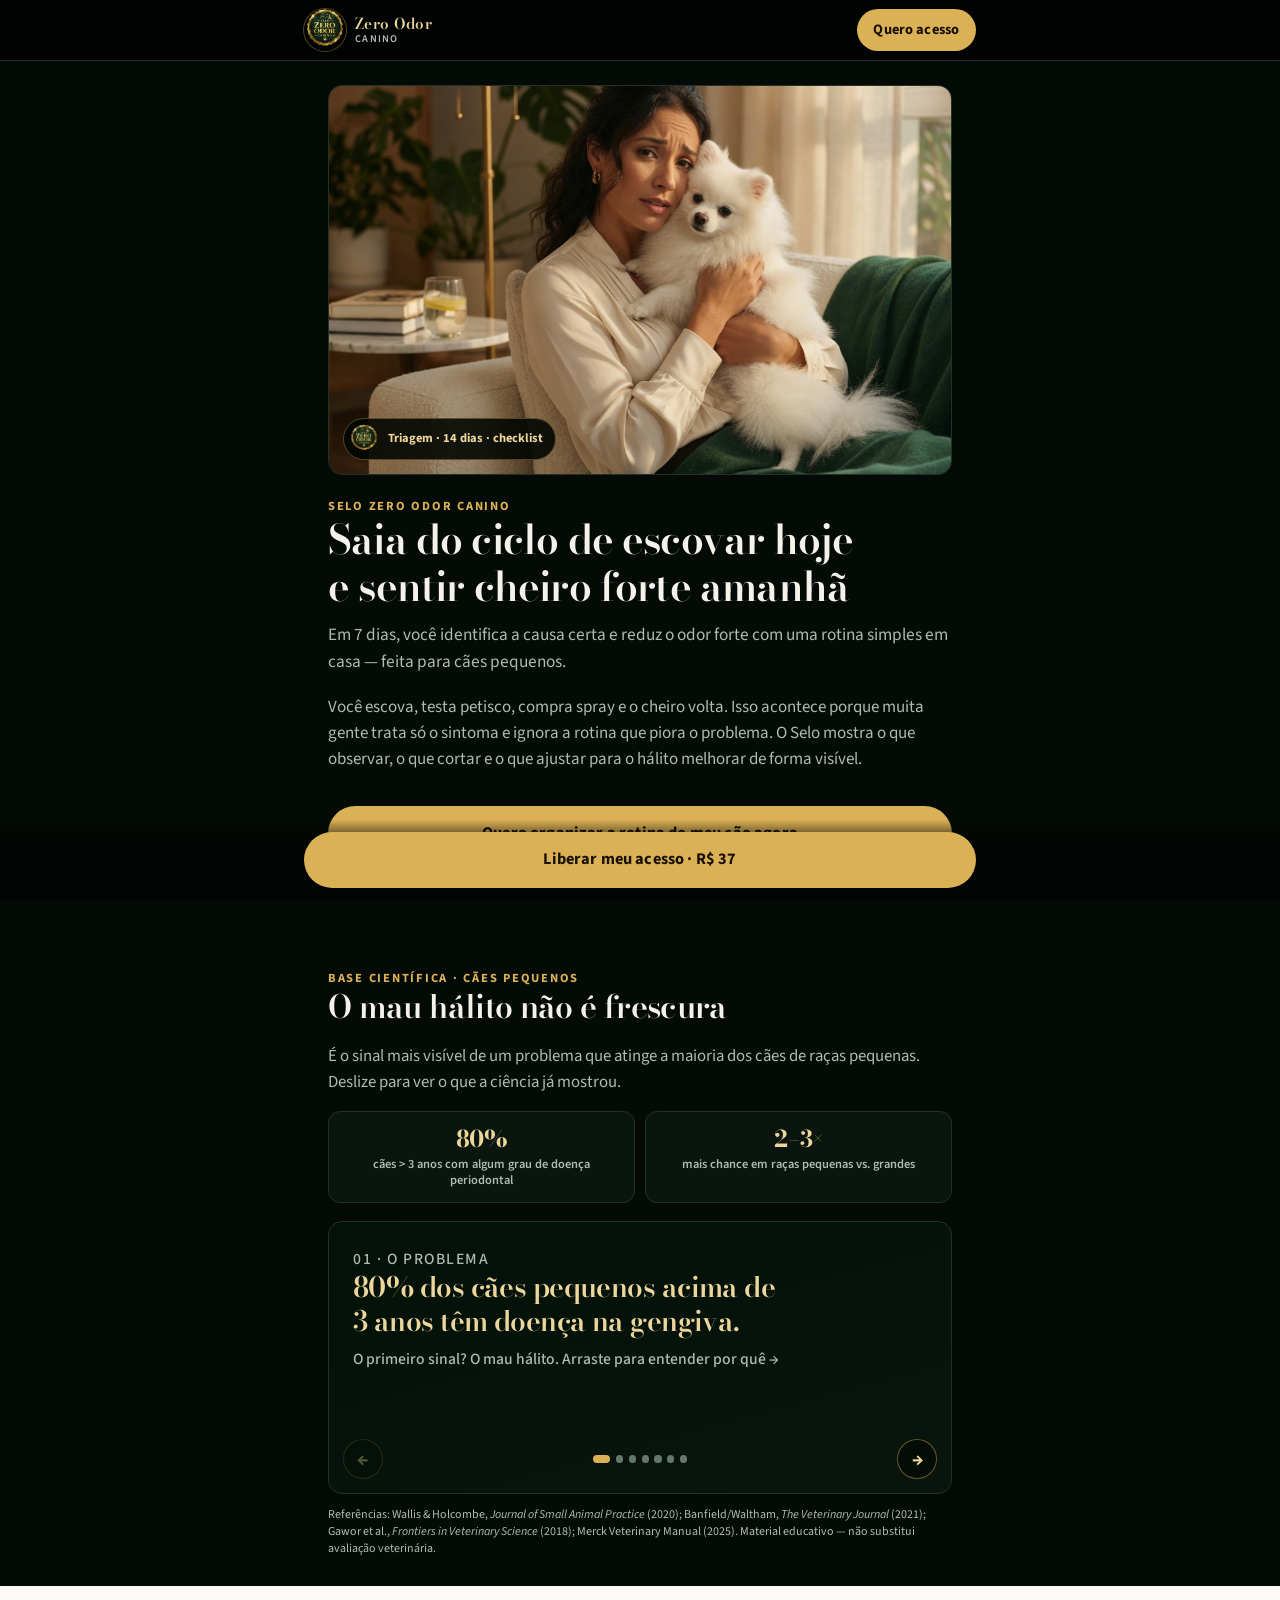
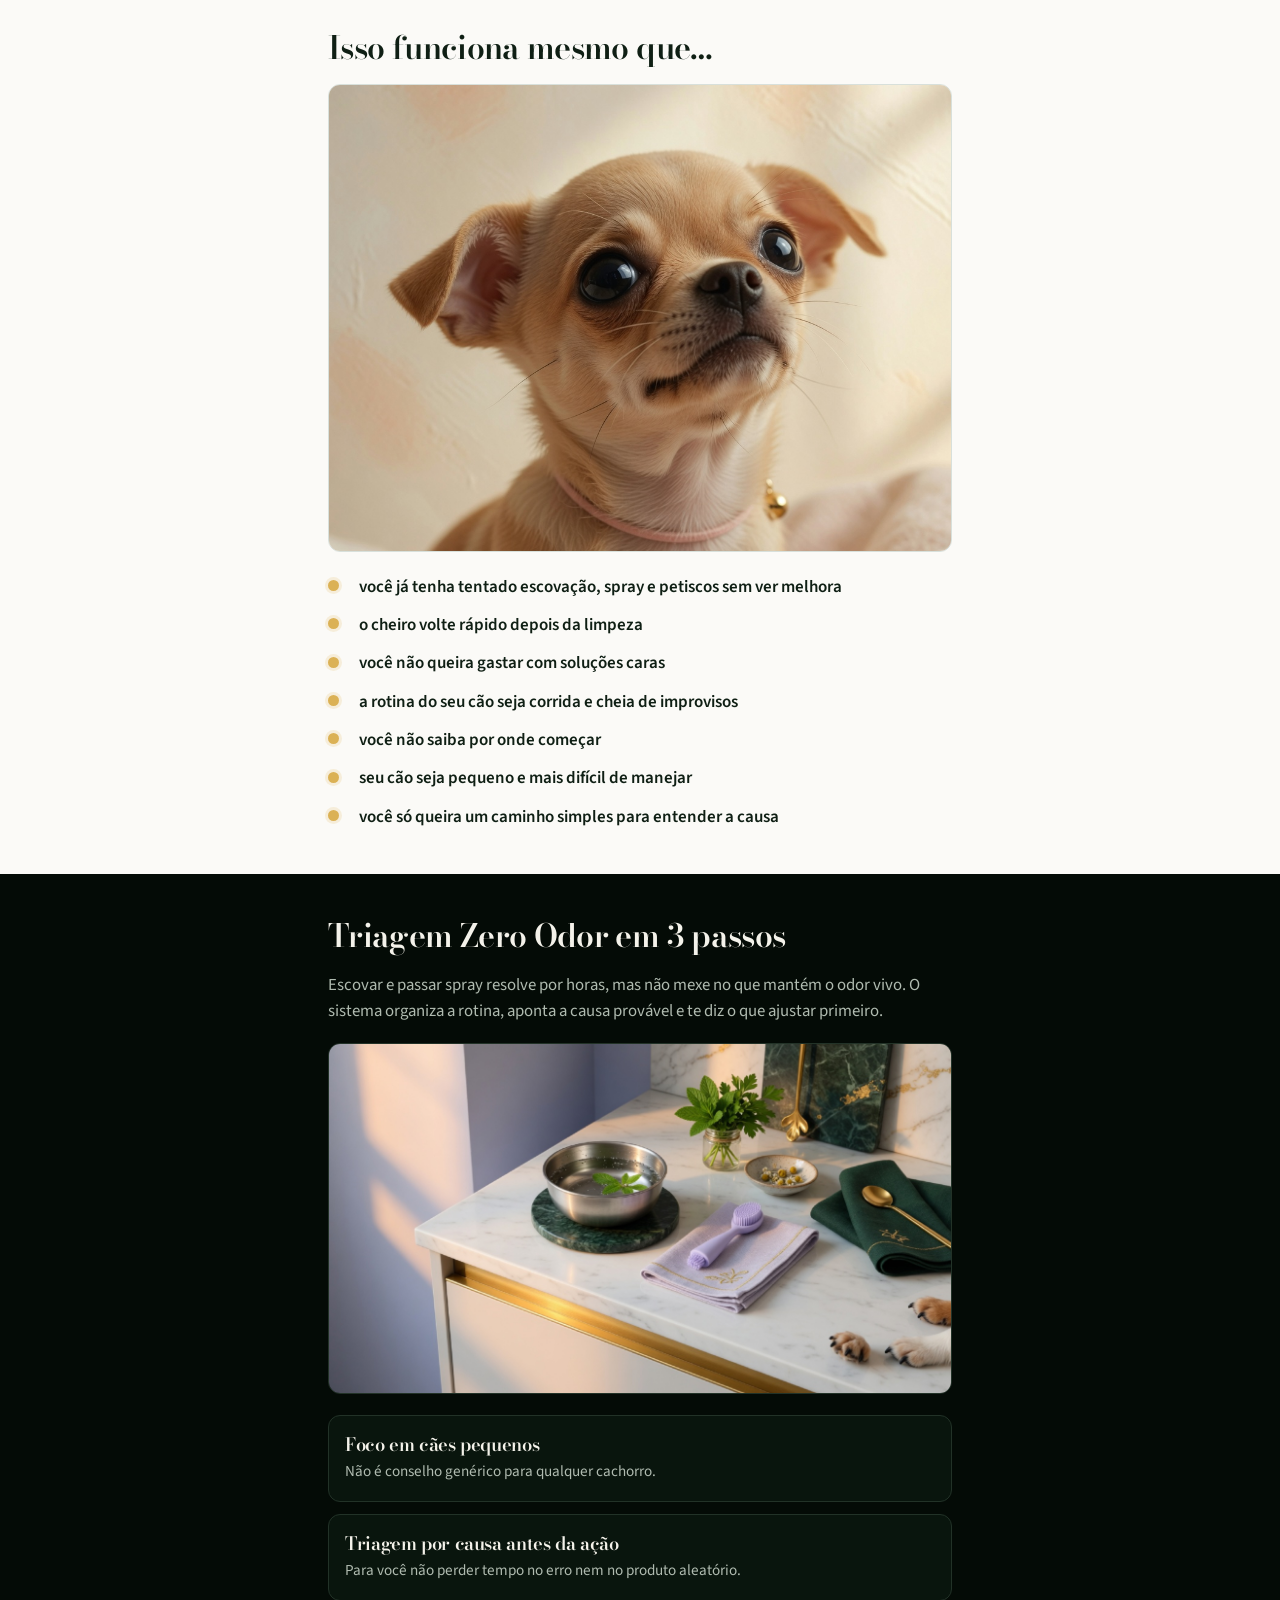
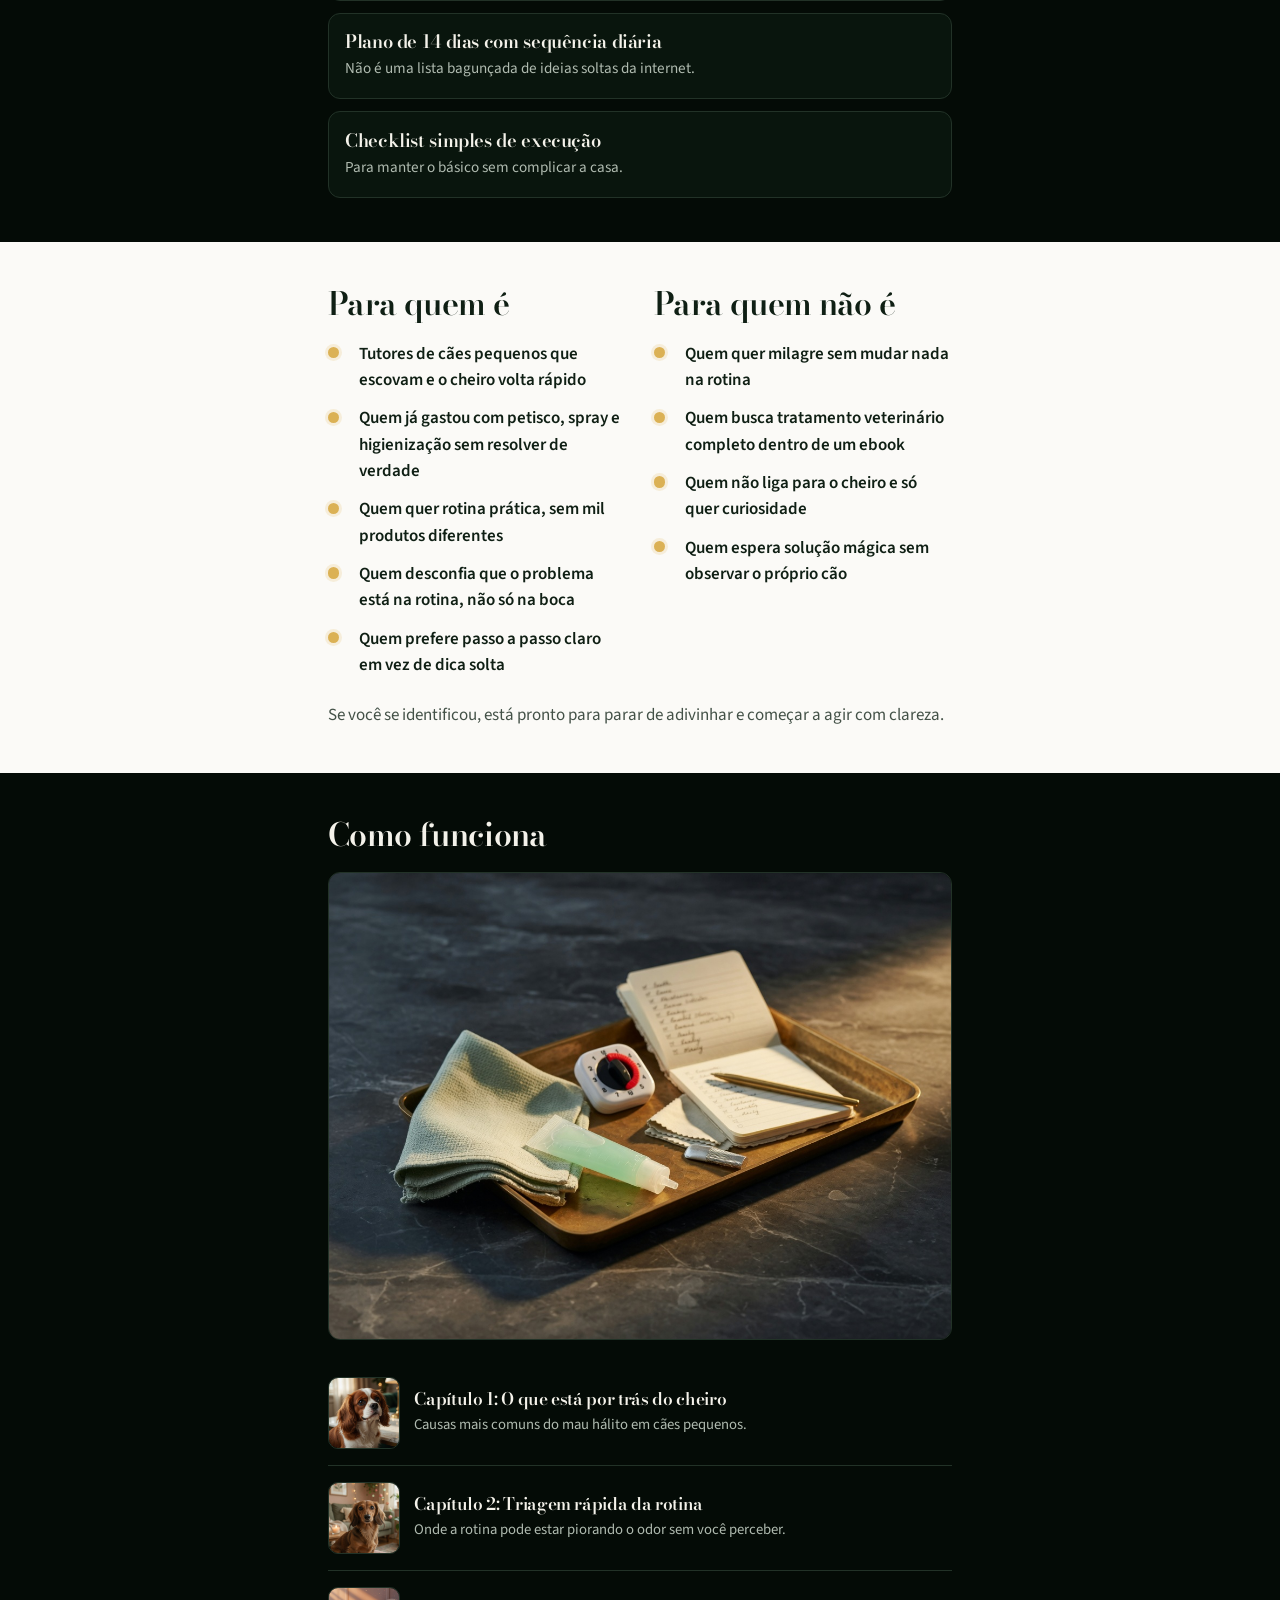
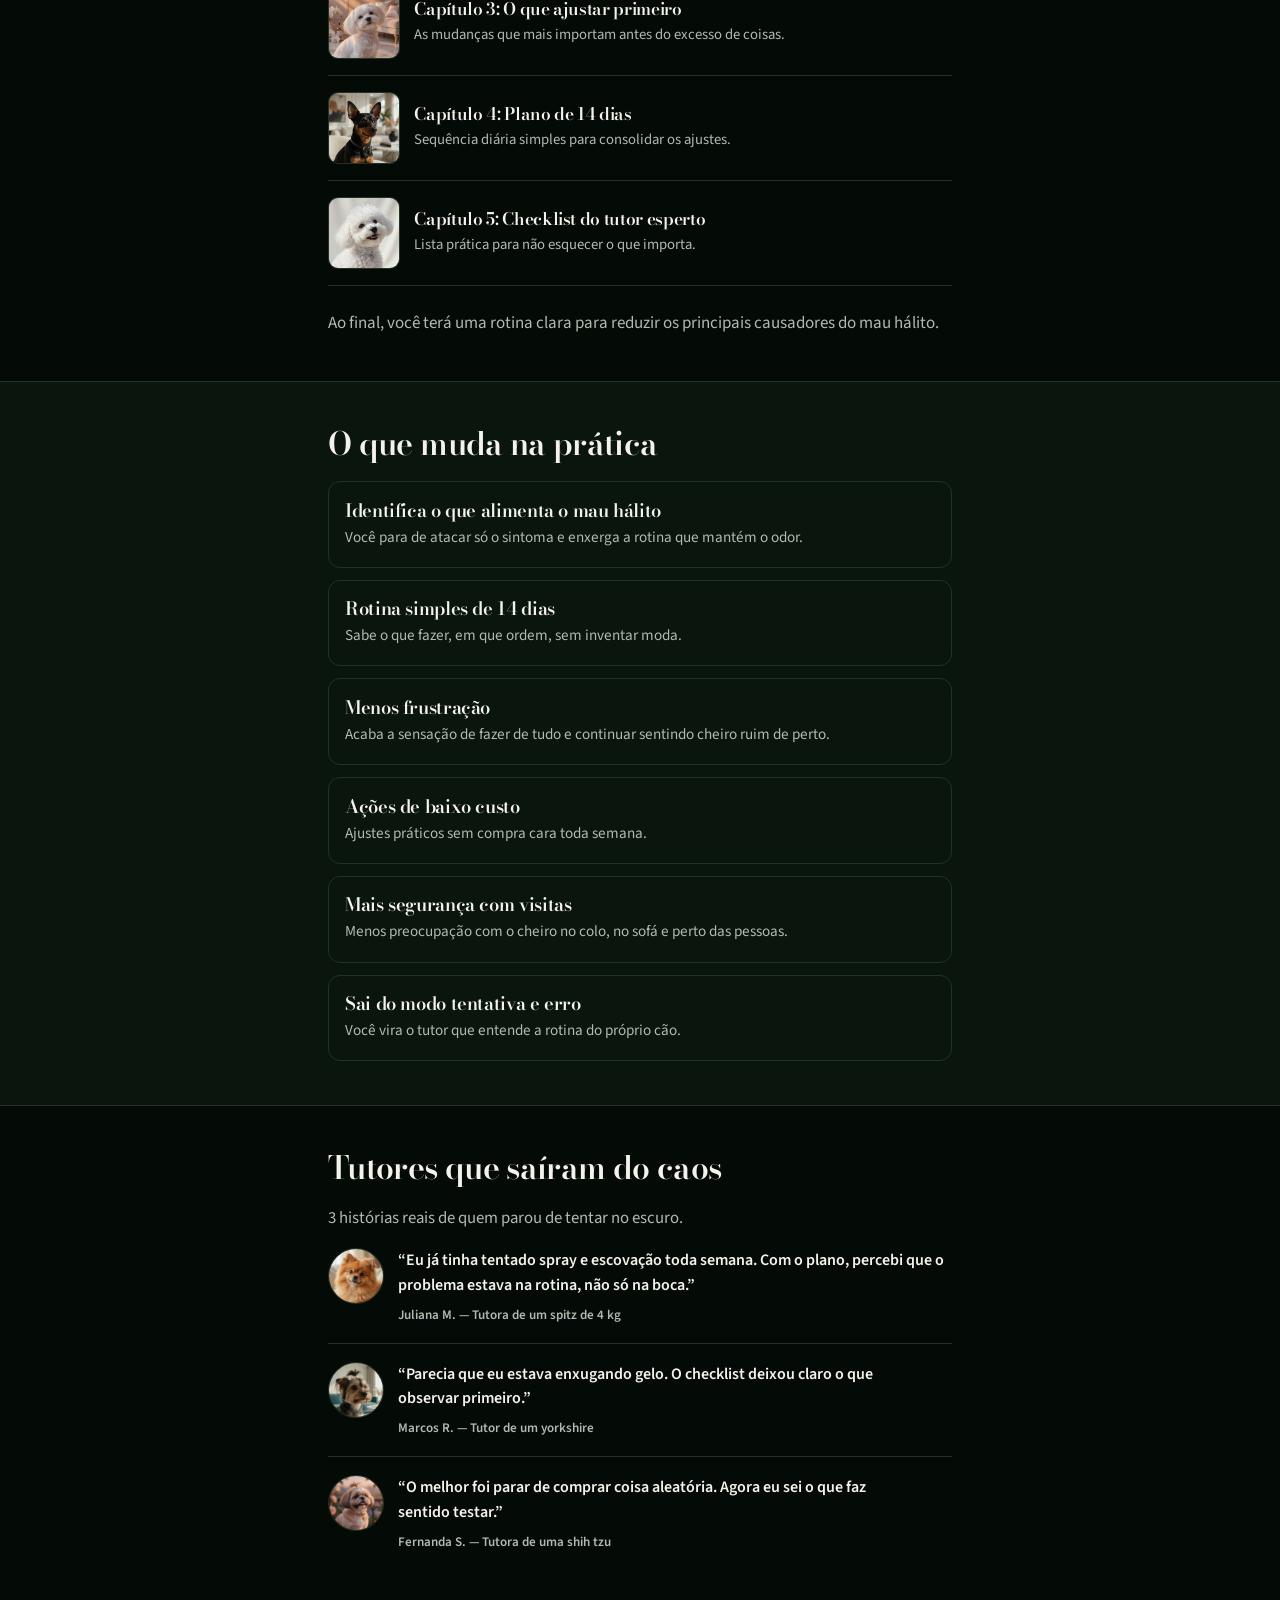
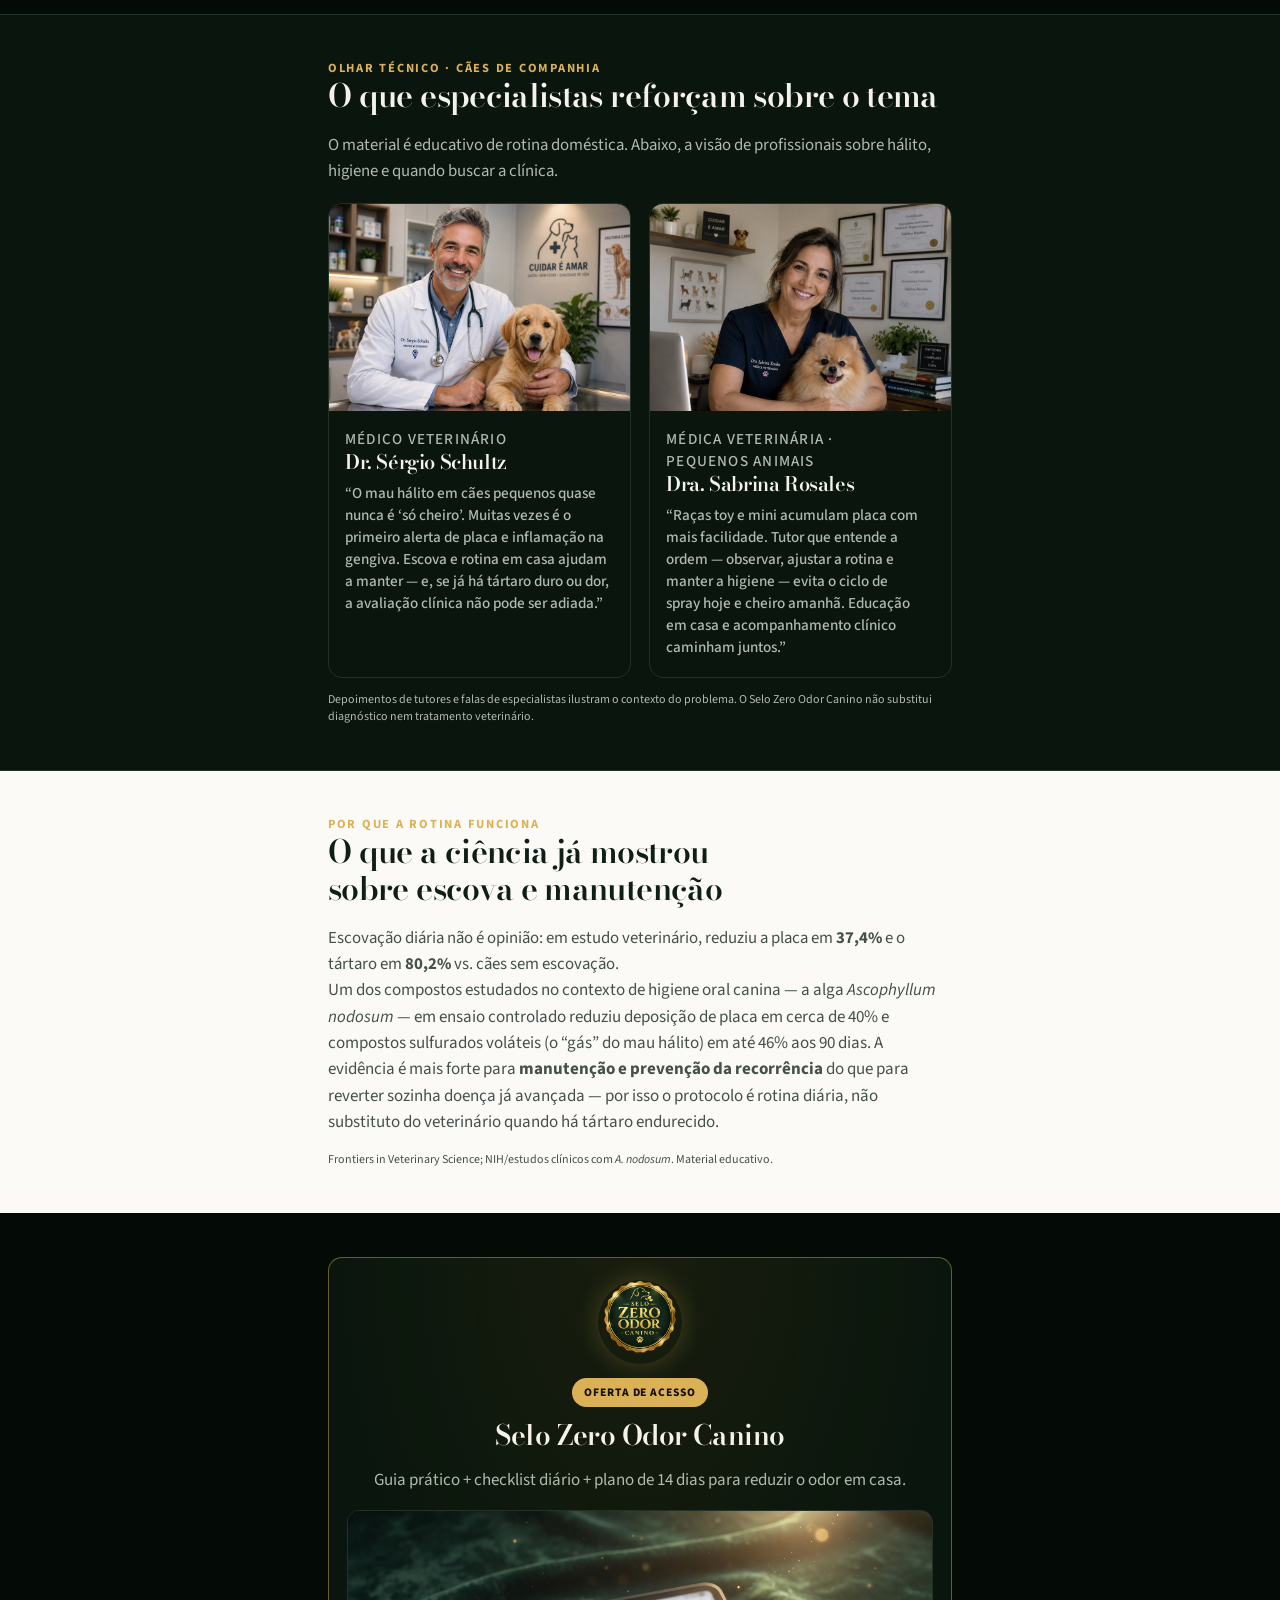
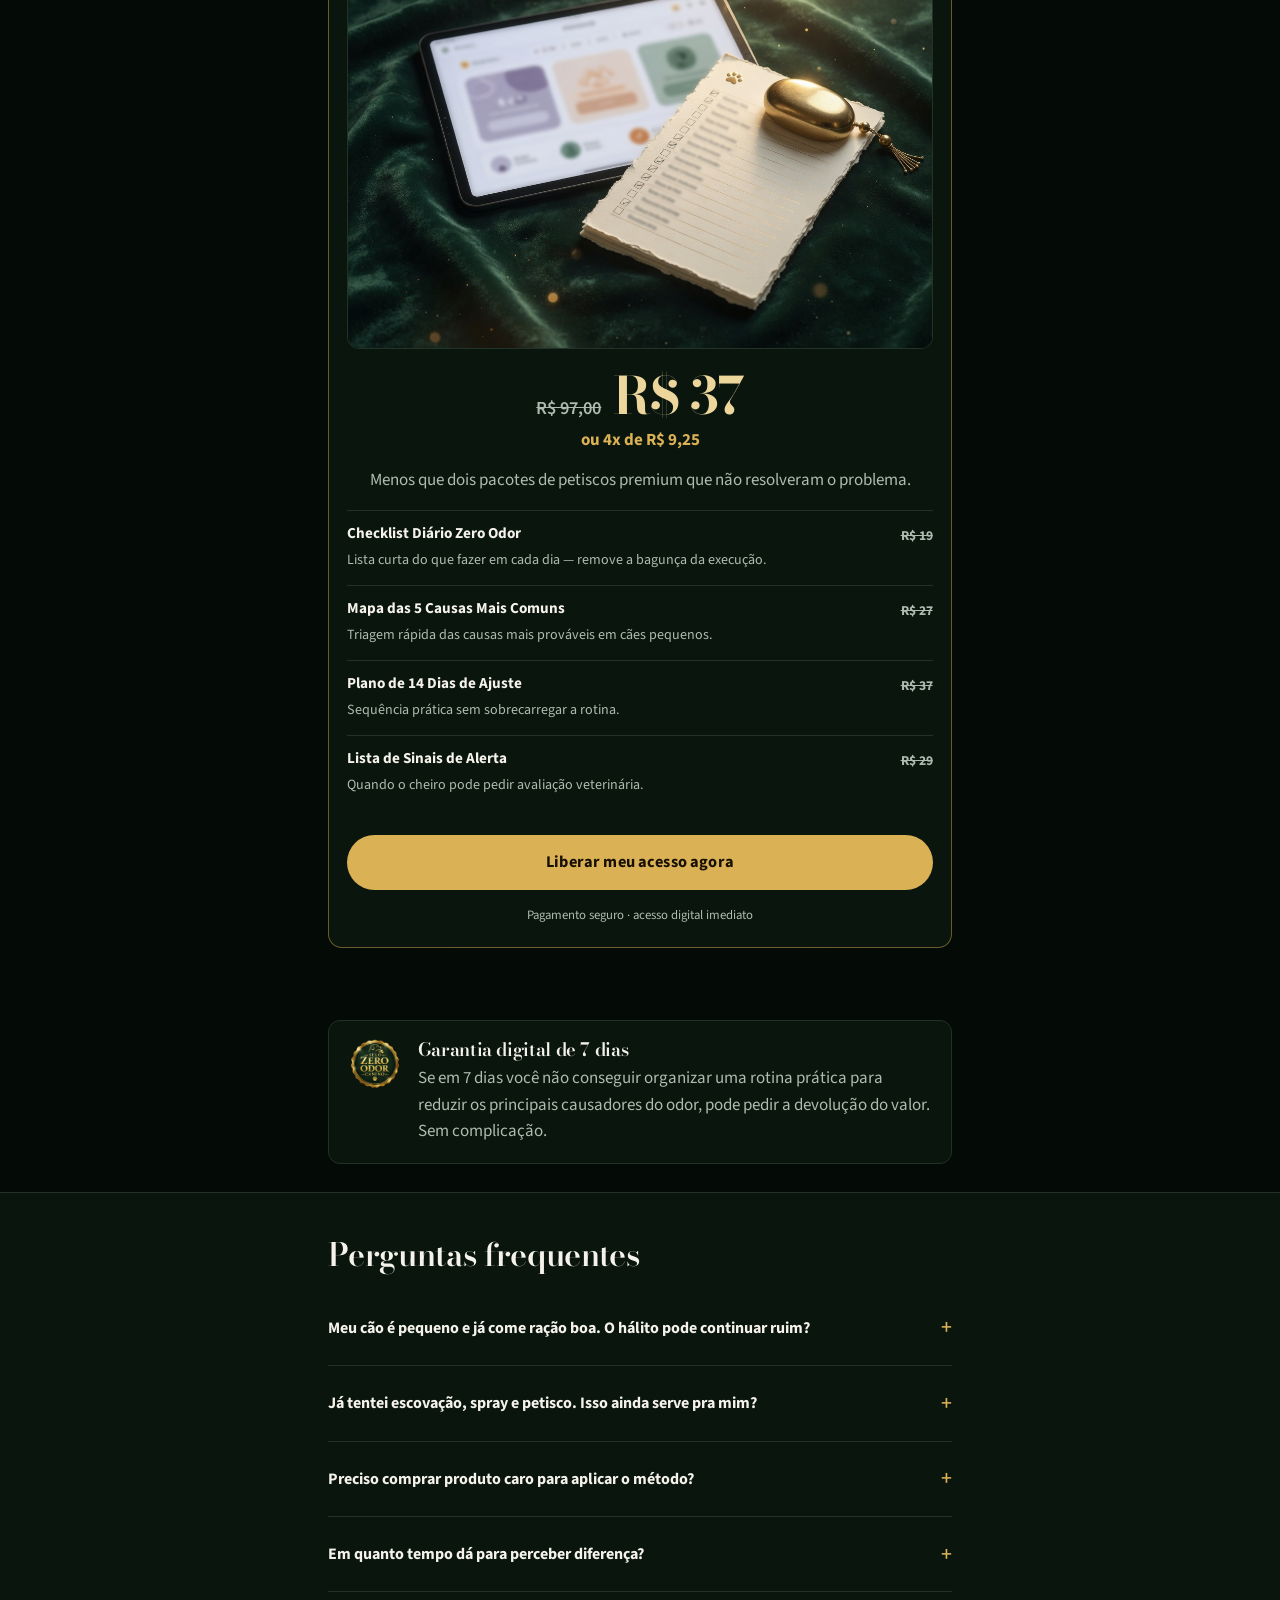
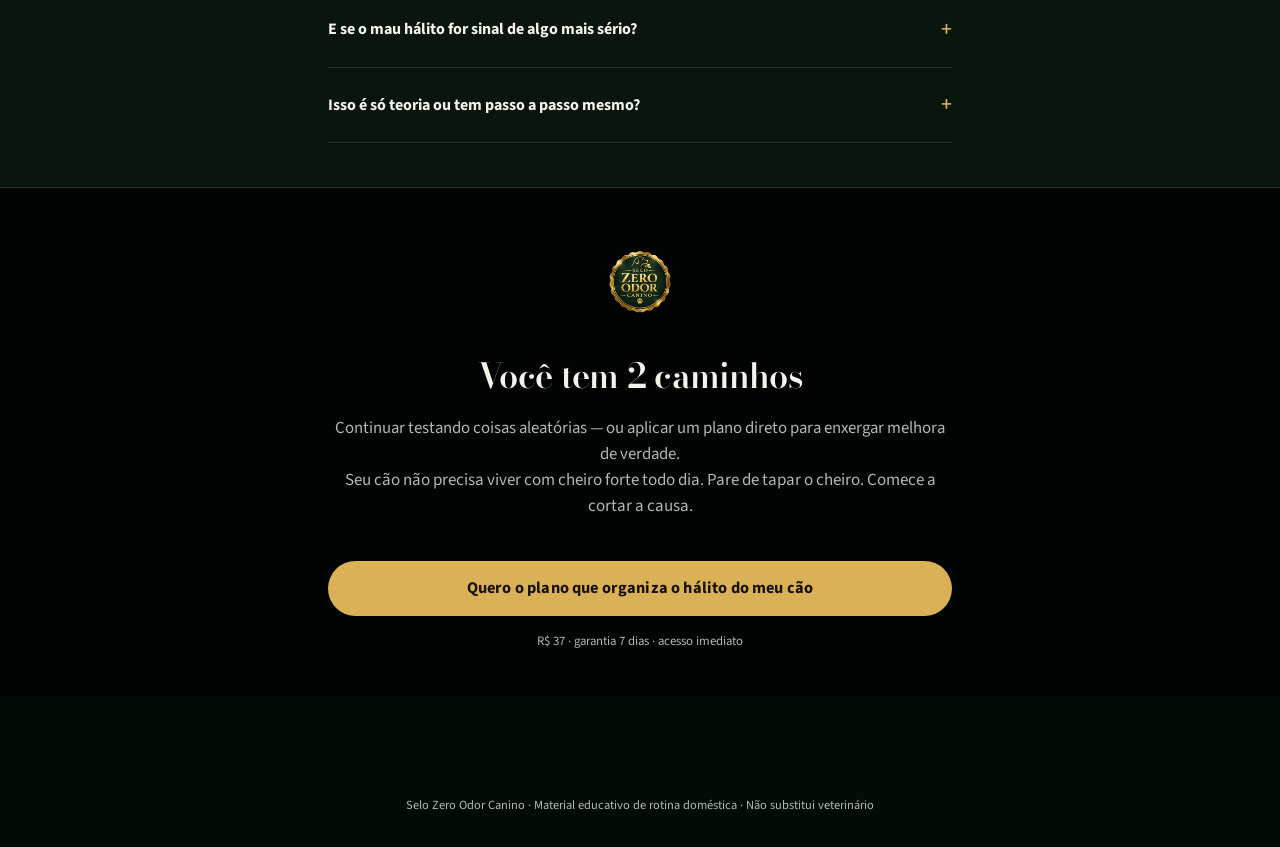
<file: vendas/index.html>
<!DOCTYPE html>
<html lang="pt-BR">
  <head>
    <meta charset="utf-8" />
    <meta name="viewport" content="width=device-width, initial-scale=1, viewport-fit=cover" />
    <meta
      name="description"
      content="Selo Zero Odor Canino: identifique a causa certa e reduza o odor forte com rotina simples em casa. R$ 37."
    />
    <title>Selo Zero Odor Canino · Plano prático R$ 37</title>
    <link rel="preconnect" href="https://fonts.googleapis.com" />
    <link rel="preconnect" href="https://fonts.gstatic.com" crossorigin />
    <link
      href="https://fonts.googleapis.com/css2?family=Bodoni+Moda:opsz,wght@6..96,500;600;700&family=Source+Sans+3:wght@400;600;700&display=swap"
      rel="stylesheet"
    />
    <link rel="stylesheet" href="../css/styles.css" />
    <link rel="icon" href="../assets/img/logo-web.png" type="image/png" />
  </head>
  <body class="sales-body">
    <header class="sales-top">
      <div class="sales-top__inner">
        <a class="logo" href="../">
          <img src="../assets/img/logo-web.png" width="42" height="42" alt="Selo Zero Odor Canino" />
          <span class="logo__text">Zero Odor<small>Canino</small></span>
        </a>
        <a
          class="btn btn--primary btn--compact"
          href="https://go.perfectpay.com.br/PPU38CQE7P8"
          >Quero acesso</a
        >
      </div>
    </header>

    <div class="personal-banner" id="personalBanner" role="status">
      <div class="personal-banner__inner">
        Resultado do raio-X:
        <strong id="bannerProfile">seu perfil</strong>
        · score <strong id="bannerScore">—</strong>
        <span id="bannerNameWrap">
          — feito para o caso de <strong id="bannerName"></strong
        ></span>
      </div>
    </div>

    <!-- HERO -->
    <section class="section hero-sales">
      <div class="hero-visual">
        <img
          src="../assets/img/hero-tutor.jpg"
          alt="Tutora com cão pequeno no colo em casa"
          width="900"
          height="1200"
          fetchpriority="high"
        />
        <div class="hero-visual__badge">
          <img src="../assets/img/logo-web.png" alt="" width="40" height="40" />
          Triagem · 14 dias · checklist
        </div>
      </div>
      <p class="eyebrow">Selo Zero Odor Canino</p>
      <h1>Saia do ciclo de escovar hoje e sentir cheiro forte amanhã</h1>
      <p class="lede">
        Em 7 dias, você identifica a causa certa e reduz o odor forte com uma rotina simples em
        casa — feita para cães pequenos.
      </p>
      <p class="muted">
        Você escova, testa petisco, compra spray e o cheiro volta. Isso acontece porque muita gente
        trata só o sintoma e ignora a rotina que piora o problema. O Selo mostra o que observar, o
        que cortar e o que ajustar para o hálito melhorar de forma visível.
      </p>
      <a class="btn btn--primary mt-1" href="https://go.perfectpay.com.br/PPU38CQE7P8"
        >Quero organizar a rotina do meu cão agora</a
      >
      <p class="form-note mt-1">R$&nbsp;37 · ou 4x de R$&nbsp;9,25 · acesso imediato</p>
    </section>

    <!-- PROVA CIENTÍFICA — carrossel (validação do problema + solução) -->
    <section class="section section--tight" id="ciencia" aria-labelledby="cienciaTitle">
      <p class="eyebrow">Base científica · cães pequenos</p>
      <h2 class="split-title" id="cienciaTitle">O mau hálito não é frescura</h2>
      <p class="lede">
        É o sinal mais visível de um problema que atinge a maioria dos cães de raças pequenas.
        Deslize para ver o que a ciência já mostrou.
      </p>

      <div class="stat-strip" aria-hidden="true">
        <div class="stat-pill">
          <strong>80%</strong>
          <span>cães &gt; 3 anos com algum grau de doença periodontal</span>
        </div>
        <div class="stat-pill">
          <strong>2–3×</strong>
          <span>mais chance em raças pequenas vs. grandes</span>
        </div>
      </div>

      <div class="science-carousel" data-science-carousel>
        <div class="science-carousel__track" data-track>
          <article class="science-slide science-slide--hook">
            <p class="science-slide__kicker">01 · O problema</p>
            <h3>80% dos cães pequenos acima de 3 anos têm doença na gengiva.</h3>
            <p>O primeiro sinal? O mau hálito. Arraste para entender por quê →</p>
          </article>
          <article class="science-slide">
            <p class="science-slide__kicker">02 · Por que o pequeno sofre mais</p>
            <h3>Raças pequenas têm 2 a 3× mais chance que raças grandes.</h3>
            <p>
              Dentes grandes numa boca pequena = apinhamento, mais placa e inflamação. Não é
              frescura. É o dente pedindo socorro.
            </p>
          </article>
          <article class="science-slide">
            <p class="science-slide__kicker">03 · Por que o cheiro volta</p>
            <h3>Spray e petisco só mascaram.</h3>
            <p>
              Em 24–36h a placa vira biofilme — e o cheiro reaparece. A escova diária é o que
              realmente remove.
            </p>
          </article>
          <article class="science-slide">
            <p class="science-slide__kicker">04 · O que a ciência confirma</p>
            <h3>Escovação diária reduz o tártaro em até 80%.</h3>
            <p>
              Em estudo veterinário, a escovação diária reduziu a placa em 37,4% e o tártaro em
              80,2% vs. cães sem escovação. Diária. Não “de vez em quando”.
            </p>
          </article>
          <article class="science-slide">
            <p class="science-slide__kicker">05 · Ingrediente com estudo</p>
            <h3>Alga <em>Ascophyllum nodosum</em>: placa −40%, gás do cheiro −46%.</h3>
            <p>
              Em ensaio clínico controlado em cães, a suplementação por 90 dias reduziu placa,
              tártaro e compostos sulfurados voláteis (o “gás” do mau hálito).
            </p>
          </article>
          <article class="science-slide">
            <p class="science-slide__kicker">06 · Honestidade = autoridade</p>
            <h3>Tártaro duro? Quem remove é o veterinário.</h3>
            <p>
              O protocolo mantém a rotina limpa e impede o cheiro de voltar. Não substitui
              avaliação profissional quando já existe doença estabelecida.
            </p>
          </article>
          <article class="science-slide">
            <p class="science-slide__kicker">07 · O caminho</p>
            <h3>Um método natural, na ordem certa, para cães de pequeno porte.</h3>
            <p>
              Triagem da causa + rotina simples em casa — para parar de enxugar gelo.
            </p>
            <a class="btn btn--primary mt-1" href="#oferta" style="width: auto; min-width: 100%"
              >Quero o plano Zero Odor →</a
            >
          </article>
        </div>
        <div class="science-carousel__nav">
          <button type="button" class="science-carousel__btn" data-prev aria-label="Slide anterior">
            ←
          </button>
          <div class="science-carousel__dots" data-dots aria-hidden="true"></div>
          <button type="button" class="science-carousel__btn" data-next aria-label="Próximo slide">
            →
          </button>
        </div>
      </div>

      <p class="science-refs">
        Referências: Wallis &amp; Holcombe, <em>Journal of Small Animal Practice</em> (2020);
        Banfield/Waltham, <em>The Veterinary Journal</em> (2021); Gawor et al.,
        <em>Frontiers in Veterinary Science</em> (2018); Merck Veterinary Manual (2025). Material
        educativo — não substitui avaliação veterinária.
      </p>
    </section>

    <!-- PROMESSA -->
    <section class="section--light">
      <div class="inner">
        <h2 class="split-title">Isso funciona mesmo que…</h2>
        <div class="media-block media-block--4x3 mt-1">
          <img
            src="../assets/img/raca-chihuahua.jpg"
            alt="Chihuahua pequeno com expressão atenta"
            width="800"
            height="600"
            loading="lazy"
          />
        </div>
        <ul class="bullet-list">
          <li>você já tenha tentado escovação, spray e petiscos sem ver melhora</li>
          <li>o cheiro volte rápido depois da limpeza</li>
          <li>você não queira gastar com soluções caras</li>
          <li>a rotina do seu cão seja corrida e cheia de improvisos</li>
          <li>você não saiba por onde começar</li>
          <li>seu cão seja pequeno e mais difícil de manejar</li>
          <li>você só queira um caminho simples para entender a causa</li>
        </ul>
      </div>
    </section>

    <!-- MECANISMO -->
    <section class="section">
      <h2 class="split-title">Triagem Zero Odor em 3 passos</h2>
      <p class="lede">
        Escovar e passar spray resolve por horas, mas não mexe no que mantém o odor vivo. O sistema
        organiza a rotina, aponta a causa provável e te diz o que ajustar primeiro.
      </p>
      <div class="media-block">
        <img
          src="../assets/img/rotina-casa.jpg"
          alt="Rotina organizada de cuidado para cão pequeno em casa"
          width="1200"
          height="675"
          loading="lazy"
        />
      </div>
      <div class="feature-stack">
        <article class="feature">
          <h3>Foco em cães pequenos</h3>
          <p>Não é conselho genérico para qualquer cachorro.</p>
        </article>
        <article class="feature">
          <h3>Triagem por causa antes da ação</h3>
          <p>Para você não perder tempo no erro nem no produto aleatório.</p>
        </article>
        <article class="feature">
          <h3>Plano de 14 dias com sequência diária</h3>
          <p>Não é uma lista bagunçada de ideias soltas da internet.</p>
        </article>
        <article class="feature">
          <h3>Checklist simples de execução</h3>
          <p>Para manter o básico sem complicar a casa.</p>
        </article>
      </div>
    </section>

    <!-- PÚBLICO -->
    <section class="section--light">
      <div class="inner">
        <div class="two-col">
          <div>
            <h2 class="split-title">Para quem é</h2>
            <ul class="bullet-list mt-1">
              <li>Tutores de cães pequenos que escovam e o cheiro volta rápido</li>
              <li>Quem já gastou com petisco, spray e higienização sem resolver de verdade</li>
              <li>Quem quer rotina prática, sem mil produtos diferentes</li>
              <li>Quem desconfia que o problema está na rotina, não só na boca</li>
              <li>Quem prefere passo a passo claro em vez de dica solta</li>
            </ul>
          </div>
          <div>
            <h2 class="split-title">Para quem não é</h2>
            <ul class="bullet-list mt-1">
              <li>Quem quer milagre sem mudar nada na rotina</li>
              <li>Quem busca tratamento veterinário completo dentro de um ebook</li>
              <li>Quem não liga para o cheiro e só quer curiosidade</li>
              <li>Quem espera solução mágica sem observar o próprio cão</li>
            </ul>
          </div>
        </div>
        <p class="mt-1-5" style="color: var(--light-muted)">
          Se você se identificou, está pronto para parar de adivinhar e começar a agir com clareza.
        </p>
      </div>
    </section>

    <!-- COMO FUNCIONA -->
    <section class="section">
      <h2 class="split-title">Como funciona</h2>
      <div class="media-block media-block--4x3">
        <img
          src="../assets/img/kit-cuidado.jpg"
          alt="Kit de cuidado diário organizado para higiene canina"
          width="900"
          height="675"
          loading="lazy"
        />
      </div>
      <article class="chapter">
        <div class="chapter__thumb">
          <img src="../assets/img/raca-cavalier.jpg" alt="Cavalier King Charles Spaniel" loading="lazy" />
        </div>
        <div>
          <h3>Capítulo 1: O que está por trás do cheiro</h3>
          <p>Causas mais comuns do mau hálito em cães pequenos.</p>
        </div>
      </article>
      <article class="chapter">
        <div class="chapter__thumb">
          <img src="../assets/img/raca-dachshund.jpg" alt="Dachshund miniatura" loading="lazy" />
        </div>
        <div>
          <h3>Capítulo 2: Triagem rápida da rotina</h3>
          <p>Onde a rotina pode estar piorando o odor sem você perceber.</p>
        </div>
      </article>
      <article class="chapter">
        <div class="chapter__thumb">
          <img src="../assets/img/raca-maltese.jpg" alt="Maltês" loading="lazy" />
        </div>
        <div>
          <h3>Capítulo 3: O que ajustar primeiro</h3>
          <p>As mudanças que mais importam antes do excesso de coisas.</p>
        </div>
      </article>
      <article class="chapter">
        <div class="chapter__thumb">
          <img src="../assets/img/raca-pinscher.jpg" alt="Pinscher miniatura" loading="lazy" />
        </div>
        <div>
          <h3>Capítulo 4: Plano de 14 dias</h3>
          <p>Sequência diária simples para consolidar os ajustes.</p>
        </div>
      </article>
      <article class="chapter">
        <div class="chapter__thumb">
          <img src="../assets/img/raca-bichon.jpg" alt="Bichon Frisé" loading="lazy" />
        </div>
        <div>
          <h3>Capítulo 5: Checklist do tutor esperto</h3>
          <p>Lista prática para não esquecer o que importa.</p>
        </div>
      </article>
      <p class="mt-1-5 muted">
        Ao final, você terá uma rotina clara para reduzir os principais causadores do mau hálito.
      </p>
    </section>

    <!-- BENEFÍCIOS -->
    <section class="section--mid">
      <div class="inner">
        <h2 class="split-title">O que muda na prática</h2>
        <div class="feature-stack">
          <article class="feature">
            <h3>Identifica o que alimenta o mau hálito</h3>
            <p>Você para de atacar só o sintoma e enxerga a rotina que mantém o odor.</p>
          </article>
          <article class="feature">
            <h3>Rotina simples de 14 dias</h3>
            <p>Sabe o que fazer, em que ordem, sem inventar moda.</p>
          </article>
          <article class="feature">
            <h3>Menos frustração</h3>
            <p>Acaba a sensação de fazer de tudo e continuar sentindo cheiro ruim de perto.</p>
          </article>
          <article class="feature">
            <h3>Ações de baixo custo</h3>
            <p>Ajustes práticos sem compra cara toda semana.</p>
          </article>
          <article class="feature">
            <h3>Mais segurança com visitas</h3>
            <p>Menos preocupação com o cheiro no colo, no sofá e perto das pessoas.</p>
          </article>
          <article class="feature">
            <h3>Sai do modo tentativa e erro</h3>
            <p>Você vira o tutor que entende a rotina do próprio cão.</p>
          </article>
        </div>
      </div>
    </section>

    <!-- PROVA SOCIAL — 3 tutores + 2 especialistas -->
    <section class="section" id="provas">
      <h2 class="split-title">Tutores que saíram do caos</h2>
      <p class="lede">3 histórias reais de quem parou de tentar no escuro.</p>

      <blockquote class="quote">
        <img src="../assets/img/raca-spitz.jpg" alt="Spitz alemão anão" loading="lazy" />
        <div>
          <p>
            “Eu já tinha tentado spray e escovação toda semana. Com o plano, percebi que o problema
            estava na rotina, não só na boca.”
          </p>
          <footer>Juliana M. — Tutora de um spitz de 4 kg</footer>
        </div>
      </blockquote>
      <blockquote class="quote">
        <img src="../assets/img/cao-york.jpg" alt="Yorkshire Terrier" loading="lazy" />
        <div>
          <p>
            “Parecia que eu estava enxugando gelo. O checklist deixou claro o que observar
            primeiro.”
          </p>
          <footer>Marcos R. — Tutor de um yorkshire</footer>
        </div>
      </blockquote>
      <blockquote class="quote">
        <img src="../assets/img/cao-shih.jpg" alt="Shih Tzu" loading="lazy" />
        <div>
          <p>
            “O melhor foi parar de comprar coisa aleatória. Agora eu sei o que faz sentido testar.”
          </p>
          <footer>Fernanda S. — Tutora de uma shih tzu</footer>
        </div>
      </blockquote>
    </section>

    <section class="section--mid" id="especialistas">
      <div class="inner">
        <p class="eyebrow">Olhar técnico · cães de companhia</p>
        <h2 class="split-title">O que especialistas reforçam sobre o tema</h2>
        <p class="lede">
          O material é educativo de rotina doméstica. Abaixo, a visão de profissionais sobre
          hálito, higiene e quando buscar a clínica.
        </p>

        <div class="expert-grid">
          <article class="expert-card">
            <div class="expert-card__photo">
              <img
                src="../assets/img/especialista-sergio.jpg"
                alt="Dr. Sérgio Schultz, médico veterinário, com cão em consultório"
                width="800"
                height="550"
                loading="lazy"
              />
            </div>
            <div class="expert-card__body">
              <p class="expert-card__role">Médico veterinário</p>
              <h3>Dr. Sérgio Schultz</h3>
              <p>
                “O mau hálito em cães pequenos quase nunca é ‘só cheiro’. Muitas vezes é o primeiro
                alerta de placa e inflamação na gengiva. Escova e rotina em casa ajudam a manter —
                e, se já há tártaro duro ou dor, a avaliação clínica não pode ser adiada.”
              </p>
            </div>
          </article>

          <article class="expert-card">
            <div class="expert-card__photo">
              <img
                src="../assets/img/especialista-sabrina.jpg"
                alt="Dra. Sabrina Rosales, médica veterinária, com spitz em consultório"
                width="800"
                height="550"
                loading="lazy"
              />
            </div>
            <div class="expert-card__body">
              <p class="expert-card__role">Médica veterinária · pequenos animais</p>
              <h3>Dra. Sabrina Rosales</h3>
              <p>
                “Raças toy e mini acumulam placa com mais facilidade. Tutor que entende a ordem —
                observar, ajustar a rotina e manter a higiene — evita o ciclo de spray hoje e cheiro
                amanhã. Educação em casa e acompanhamento clínico caminham juntos.”
              </p>
            </div>
          </article>
        </div>

        <p class="science-refs mt-1">
          Depoimentos de tutores e falas de especialistas ilustram o contexto do problema. O Selo
          Zero Odor Canino não substitui diagnóstico nem tratamento veterinário.
        </p>
      </div>
    </section>

    <!-- Validação da solução (perto da oferta) -->
    <section class="section--light" id="ciencia-solucao">
      <div class="inner">
        <p class="eyebrow">Por que a rotina funciona</p>
        <h2 class="split-title">O que a ciência já mostrou sobre escova e manutenção</h2>
        <p class="lede">
          Escovação diária não é opinião: em estudo veterinário, reduziu a placa em
          <strong>37,4%</strong> e o tártaro em <strong>80,2%</strong> vs. cães sem escovação.
        </p>
        <p style="color: var(--light-muted)">
          Um dos compostos estudados no contexto de higiene oral canina — a alga
          <em>Ascophyllum nodosum</em> — em ensaio controlado reduziu deposição de placa em cerca de
          40% e compostos sulfurados voláteis (o “gás” do mau hálito) em até 46% aos 90 dias. A
          evidência é mais forte para <strong>manutenção e prevenção da recorrência</strong> do que
          para reverter sozinha doença já avançada — por isso o protocolo é rotina diária, não
          substituto do veterinário quando há tártaro endurecido.
        </p>
        <p class="science-refs">
          Frontiers in Veterinary Science; NIH/estudos clínicos com <em>A. nodosum</em>. Material
          educativo.
        </p>
      </div>
    </section>

    <!-- OFERTA -->
    <section class="section" id="oferta">
      <div class="offer-card">
        <img
          class="offer-card__logo"
          src="../assets/img/logo-web.png"
          alt="Selo Zero Odor Canino"
          width="84"
          height="84"
        />
        <span class="offer-badge">Oferta de acesso</span>
        <h2>Selo Zero Odor Canino</h2>
        <p class="muted">
          Guia prático + checklist diário + plano de 14 dias para reduzir o odor em casa.
        </p>
        <div class="media-block media-block--4x3" style="margin-top: 1rem">
          <img
            src="../assets/img/produto-still.jpg"
            alt="Material prático do plano Zero Odor em ambiente premium"
            width="900"
            height="675"
            loading="lazy"
          />
        </div>
        <div class="price-row">
          <span class="price-old">R$&nbsp;97,00</span>
          <span class="price-now">R$&nbsp;37</span>
        </div>
        <p class="price-installments">ou 4x de R$&nbsp;9,25</p>
        <p class="center muted">
          Menos que dois pacotes de petiscos premium que não resolveram o problema.
        </p>

        <div class="bonus">
          <h4>Checklist Diário Zero Odor</h4>
          <span class="bonus__value">R$ 19</span>
          <p>Lista curta do que fazer em cada dia — remove a bagunça da execução.</p>
        </div>
        <div class="bonus">
          <h4>Mapa das 5 Causas Mais Comuns</h4>
          <span class="bonus__value">R$ 27</span>
          <p>Triagem rápida das causas mais prováveis em cães pequenos.</p>
        </div>
        <div class="bonus">
          <h4>Plano de 14 Dias de Ajuste</h4>
          <span class="bonus__value">R$ 37</span>
          <p>Sequência prática sem sobrecarregar a rotina.</p>
        </div>
        <div class="bonus">
          <h4>Lista de Sinais de Alerta</h4>
          <span class="bonus__value">R$ 29</span>
          <p>Quando o cheiro pode pedir avaliação veterinária.</p>
        </div>

        <a class="btn btn--primary mt-1-5" href="https://go.perfectpay.com.br/PPU38CQE7P8"
          >Liberar meu acesso agora</a
        >
        <p class="form-note mt-1">Pagamento seguro · acesso digital imediato</p>
      </div>
    </section>

    <!-- GARANTIA -->
    <section class="section section--tight">
      <div class="guarantee">
        <img src="../assets/img/logo-web.png" alt="" width="56" height="56" />
        <div>
          <h3>Garantia digital de 7 dias</h3>
          <p class="muted" style="margin: 0">
            Se em 7 dias você não conseguir organizar uma rotina prática para reduzir os principais
            causadores do odor, pode pedir a devolução do valor. Sem complicação.
          </p>
        </div>
      </div>
    </section>

    <!-- FAQ -->
    <section class="section--mid">
      <div class="inner">
        <h2 class="split-title">Perguntas frequentes</h2>
        <div class="faq mt-1">
          <details>
            <summary>Meu cão é pequeno e já come ração boa. O hálito pode continuar ruim?</summary>
            <p>
              Pode. O cheiro nem sempre vem só da ração. A rotina, a higiene, a água, os petiscos e
              hábitos do dia a dia podem manter o odor forte.
            </p>
          </details>
          <details>
            <summary>Já tentei escovação, spray e petisco. Isso ainda serve pra mim?</summary>
            <p>
              Serve justamente por isso. O guia foi feito para quem já tentou apagar o cheiro sem
              entender a causa principal.
            </p>
          </details>
          <details>
            <summary>Preciso comprar produto caro para aplicar o método?</summary>
            <p>
              Não. A proposta é montar uma rotina doméstica de baixo custo, com ajustes práticos e
              fáceis de manter.
            </p>
          </details>
          <details>
            <summary>Em quanto tempo dá para perceber diferença?</summary>
            <p>
              Muita gente percebe melhora ao corrigir os pontos mais óbvios nos primeiros dias. O
              plano trabalha 14 dias para consolidar o processo.
            </p>
          </details>
          <details>
            <summary>E se o mau hálito for sinal de algo mais sério?</summary>
            <p>
              O material ajuda na triagem inicial, mas não substitui avaliação veterinária quando há
              sinais de alerta, dor, sangramento ou piora persistente.
            </p>
          </details>
          <details>
            <summary>Isso é só teoria ou tem passo a passo mesmo?</summary>
            <p>
              Tem passo a passo: ebook, checklist diário e plano de 14 dias para aplicar sem ficar
              adivinhando.
            </p>
          </details>
        </div>
      </div>
    </section>

    <!-- FECHAMENTO -->
    <section class="section--deep">
      <div class="inner closing">
        <img
          src="../assets/img/logo-web.png"
          alt=""
          width="72"
          height="72"
          style="margin: 0 auto 1rem; border-radius: 50%"
        />
        <h2>Você tem 2 caminhos</h2>
        <p class="lede">
          Continuar testando coisas aleatórias — ou aplicar um plano direto para enxergar melhora de
          verdade.
        </p>
        <p class="muted">
          Seu cão não precisa viver com cheiro forte todo dia. Pare de tapar o cheiro. Comece a
          cortar a causa.
        </p>
        <a class="btn btn--primary mt-1-5" href="https://go.perfectpay.com.br/PPU38CQE7P8"
          >Quero o plano que organiza o hálito do meu cão</a
        >
        <p class="form-note mt-1">R$&nbsp;37 · garantia 7 dias · acesso imediato</p>
      </div>
    </section>

    <div class="sticky-cta">
      <div class="sticky-cta__inner">
        <a class="btn btn--primary" href="https://go.perfectpay.com.br/PPU38CQE7P8"
          >Liberar meu acesso · R$&nbsp;37</a
        >
      </div>
    </div>

    <footer class="footer-mini">
      Selo Zero Odor Canino · Material educativo de rotina doméstica · Não substitui veterinário
    </footer>

    <script>
      (function () {
        var params = new URLSearchParams(window.location.search);
        var perfil = params.get("perfil");
        var score = params.get("score");
        var nome = params.get("nome");
        var map = {
          "enxugar-gelo": "Ciclo do enxugar gelo",
          "compra-aleatoria": "Compra no escuro",
          "rotina-baguncada": "Rotina que alimenta o odor",
          "sem-mapa": "Sem mapa de ação",
        };
        if (!perfil && !score && !nome) {
          try {
            var last = JSON.parse(localStorage.getItem("szo_last_result") || "null");
            if (last) {
              perfil = last.profile;
              score = String(last.score);
              nome = (last.name || "").split(/\s+/)[0];
            }
          } catch (e) {}
        }
        if (perfil || score || nome) {
          document.getElementById("personalBanner").classList.add("is-visible");
          if (perfil && map[perfil]) {
            document.getElementById("bannerProfile").textContent = map[perfil];
          }
          if (score) document.getElementById("bannerScore").textContent = score;
          if (nome) {
            document.getElementById("bannerName").textContent = nome;
          } else {
            document.getElementById("bannerNameWrap").hidden = true;
          }
        }
      })();

      /* Carrossel científico */
      (function () {
        var root = document.querySelector("[data-science-carousel]");
        if (!root) return;
        var track = root.querySelector("[data-track]");
        var slides = track ? track.children : [];
        var dotsWrap = root.querySelector("[data-dots]");
        var btnPrev = root.querySelector("[data-prev]");
        var btnNext = root.querySelector("[data-next]");
        var i = 0;
        var n = slides.length;
        if (!n) return;

        function go(index) {
          i = Math.max(0, Math.min(n - 1, index));
          track.style.transform = "translateX(" + -i * 100 + "%)";
          if (dotsWrap) {
            Array.prototype.forEach.call(dotsWrap.children, function (d, di) {
              d.classList.toggle("is-active", di === i);
            });
          }
          if (btnPrev) btnPrev.disabled = i === 0;
          if (btnNext) btnNext.disabled = i === n - 1;
        }

        if (dotsWrap) {
          for (var d = 0; d < n; d++) {
            (function (di) {
              var b = document.createElement("button");
              b.type = "button";
              b.className = "science-carousel__dot";
              b.setAttribute("aria-label", "Ir para slide " + (di + 1));
              b.addEventListener("click", function () {
                go(di);
              });
              dotsWrap.appendChild(b);
            })(d);
          }
        }

        if (btnPrev) btnPrev.addEventListener("click", function () { go(i - 1); });
        if (btnNext) btnNext.addEventListener("click", function () { go(i + 1); });

        // swipe touch
        var startX = 0;
        track.addEventListener(
          "touchstart",
          function (e) {
            startX = e.changedTouches[0].screenX;
          },
          { passive: true }
        );
        track.addEventListener(
          "touchend",
          function (e) {
            var dx = e.changedTouches[0].screenX - startX;
            if (Math.abs(dx) < 40) return;
            if (dx < 0) go(i + 1);
            else go(i - 1);
          },
          { passive: true }
        );

        go(0);
      })();
    </script>
  </body>
</html>
</file>
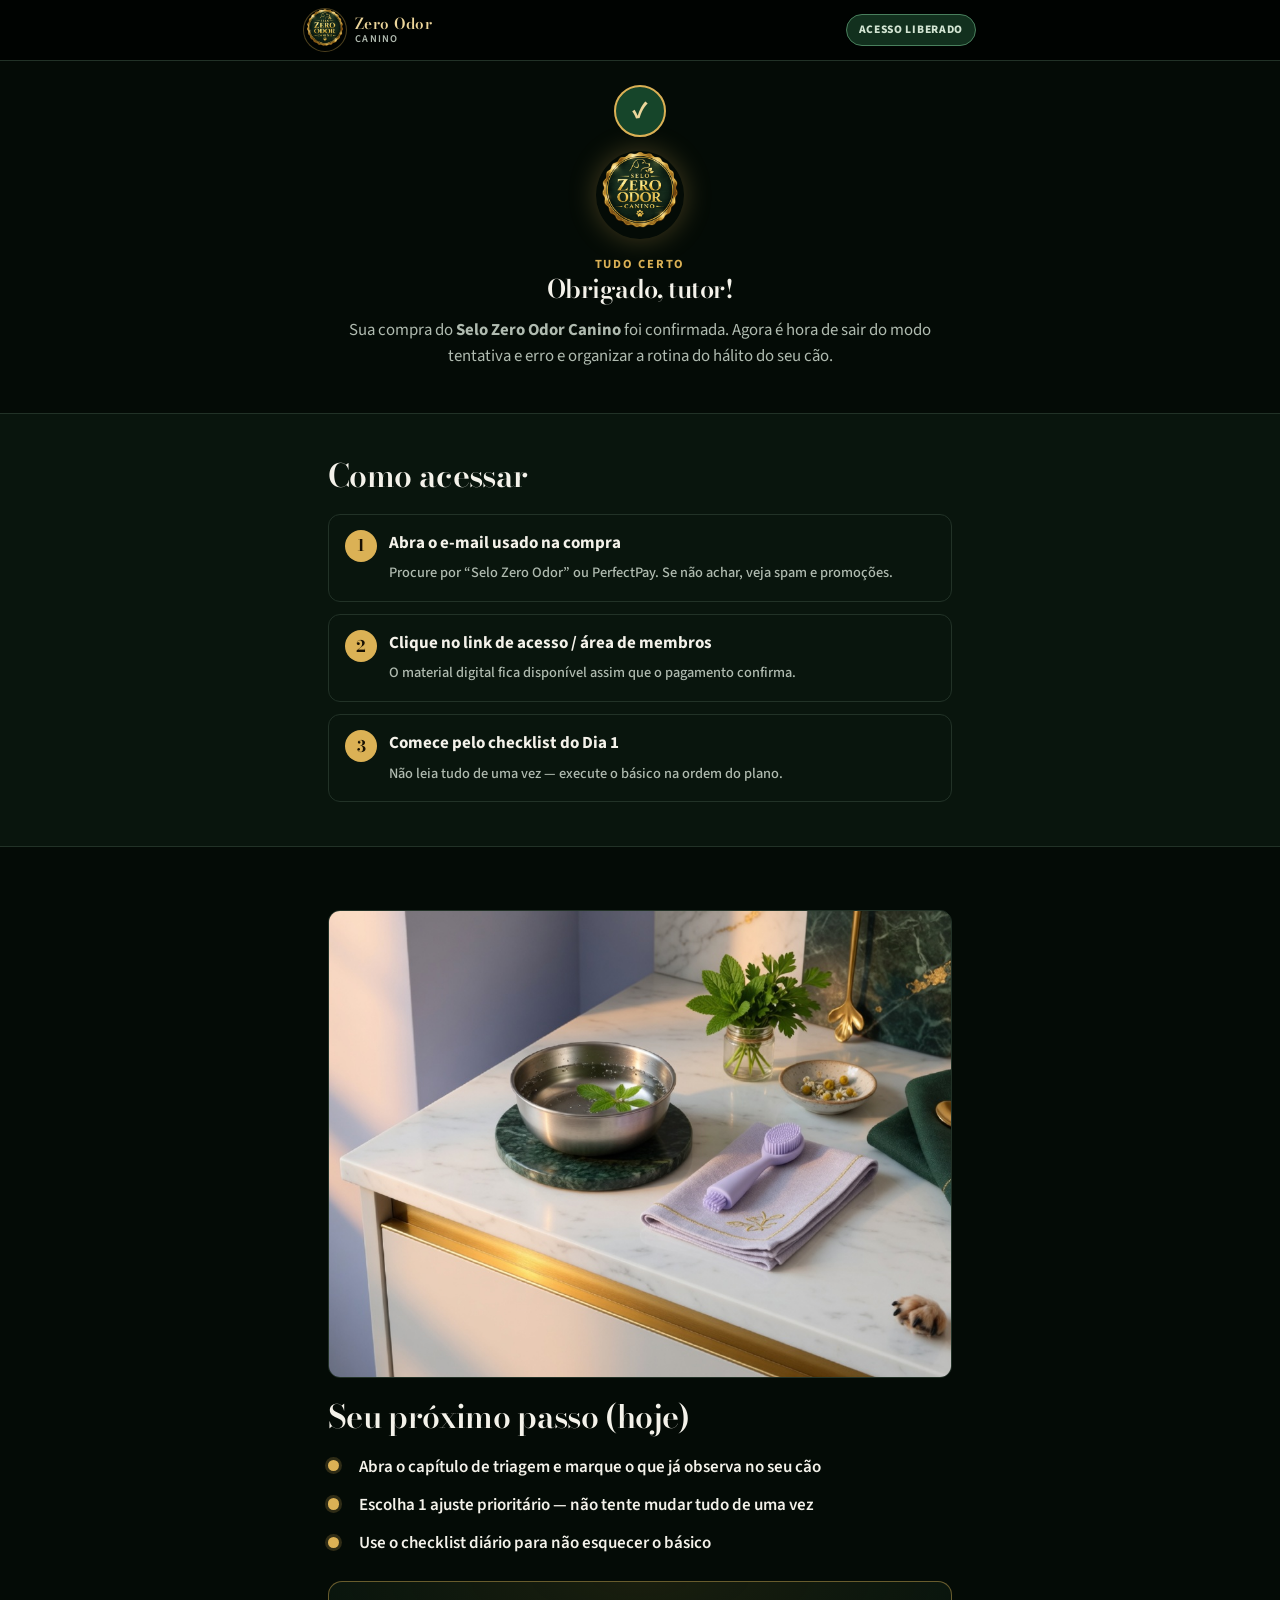
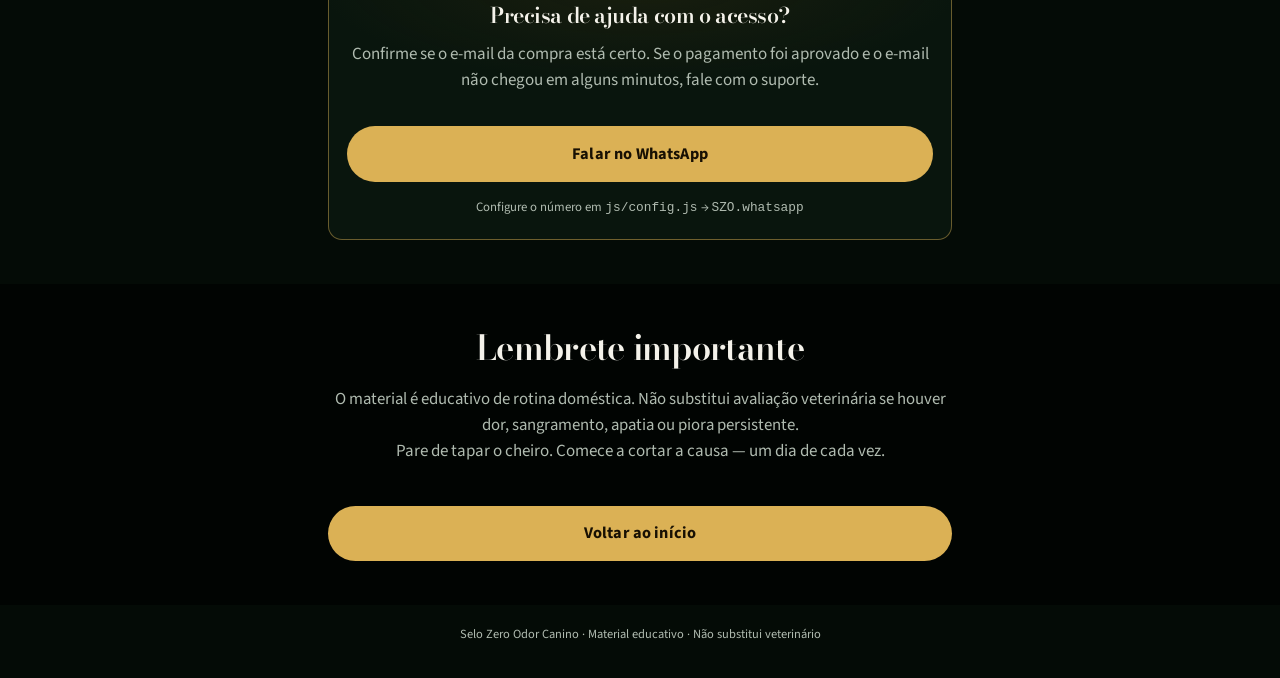
<file: acesso.html>
<!DOCTYPE html>
<html lang="pt-BR">
  <head>
    <meta charset="utf-8" />
    <!-- build-fix-no-loop -->
    <meta name="viewport" content="width=device-width, initial-scale=1, viewport-fit=cover" />
    <meta
      name="description"
      content="Compra confirmada — acesse o Selo Zero Odor Canino e comece a organizar a rotina do hálito do seu cão."
    />
    <title>Obrigado · Acesso Selo Zero Odor Canino</title>
    <link rel="preconnect" href="https://fonts.googleapis.com" />
    <link rel="preconnect" href="https://fonts.gstatic.com" crossorigin />
    <link
      href="https://fonts.googleapis.com/css2?family=Bodoni+Moda:opsz,wght@6..96,500;600;700&family=Source+Sans+3:wght@400;600;700&display=swap"
      rel="stylesheet"
    />
    <link rel="stylesheet" href="css/styles.css" />
    <link rel="icon" href="assets/img/logo-web.png" type="image/png" />
  </head>
  <body class="sales-body">
    <header class="sales-top">
      <div class="sales-top__inner">
        <a class="logo" href="index.html">
          <img src="assets/img/logo-web.png" width="42" height="42" alt="Selo Zero Odor Canino" />
          <span class="logo__text">Zero Odor<small>Canino</small></span>
        </a>
        <span class="funnel-pill funnel-pill--ok">Acesso liberado</span>
      </div>
    </header>

    <section class="section success-hero">
      <div class="success-check" aria-hidden="true">✓</div>
      <img
        class="logo-xl"
        src="assets/img/logo-web.png"
        alt="Selo Zero Odor Canino"
        width="88"
        height="88"
      />
      <p class="eyebrow">Tudo certo</p>
      <h1>
        Obrigado, <span data-lead-name data-lead-fallback="tutor">tutor</span>!
      </h1>
      <p class="lede">
        Sua compra do <strong>Selo Zero Odor Canino</strong> foi confirmada. Agora é hora de sair do
        modo tentativa e erro e organizar a rotina do hálito do seu cão.
      </p>
    </section>

    <section class="section--mid">
      <div class="inner">
        <h2 class="split-title">Como acessar</h2>
        <ol class="steps-access">
          <li>
            <div>
              <strong>Abra o e-mail usado na compra</strong>
              <span
                >Procure por “Selo Zero Odor” ou PerfectPay. Se não achar, veja spam e promoções.</span
              >
            </div>
          </li>
          <li>
            <div>
              <strong>Clique no link de acesso / área de membros</strong>
              <span>O material digital fica disponível assim que o pagamento confirma.</span>
            </div>
          </li>
          <li>
            <div>
              <strong>Comece pelo checklist do Dia 1</strong>
              <span>Não leia tudo de uma vez — execute o básico na ordem do plano.</span>
            </div>
          </li>
        </ol>
      </div>
    </section>

    <section class="section">
      <div class="media-block media-block--4x3">
        <img
          src="assets/img/rotina-casa.jpg"
          alt="Rotina organizada em casa com cão pequeno"
          width="900"
          height="675"
          loading="lazy"
        />
      </div>
      <h2 class="split-title">Seu próximo passo (hoje)</h2>
      <ul class="bullet-list">
        <li>Abra o capítulo de triagem e marque o que já observa no seu cão</li>
        <li>Escolha 1 ajuste prioritário — não tente mudar tudo de uma vez</li>
        <li>Use o checklist diário para não esquecer o básico</li>
      </ul>

      <div class="offer-card mt-1-5">
        <h3 class="center" style="font-family: var(--font-display); font-size: 1.35rem">
          Precisa de ajuda com o acesso?
        </h3>
        <p class="muted center">
          Confirme se o e-mail da compra está certo. Se o pagamento foi aprovado e o e-mail não
          chegou em alguns minutos, fale com o suporte.
        </p>
        <a
          class="btn btn--primary mt-1"
          data-whatsapp
          data-wa-msg="Olá! Comprei o Selo Zero Odor e preciso de ajuda com o acesso."
          href="#"
          >Falar no WhatsApp</a
        >
        <p class="form-note mt-1" id="waHint">
          Configure o número em <code>js/config.js</code> → <code>SZO.whatsapp</code>
        </p>
      </div>
    </section>

    <section class="section--deep">
      <div class="inner closing">
        <h2>Lembrete importante</h2>
        <p class="lede">
          O material é educativo de rotina doméstica. Não substitui avaliação veterinária se houver
          dor, sangramento, apatia ou piora persistente.
        </p>
        <p class="muted">
          Pare de tapar o cheiro. Comece a cortar a causa — um dia de cada vez.
        </p>
        <a class="btn btn--primary mt-1-5" href="index.html">Voltar ao início</a>
      </div>
    </section>

    <footer class="footer-mini no-sticky">
      Selo Zero Odor Canino · Material educativo · Não substitui veterinário
    </footer>

    <script src="js/config.js"></script>
    <script>
      document.addEventListener("DOMContentLoaded", function () {
        if (window.SZO && window.SZO.whatsapp) {
          var hint = document.getElementById("waHint");
          if (hint) hint.hidden = true;
        }
      });
    </script>
  </body>
</html>
</file>
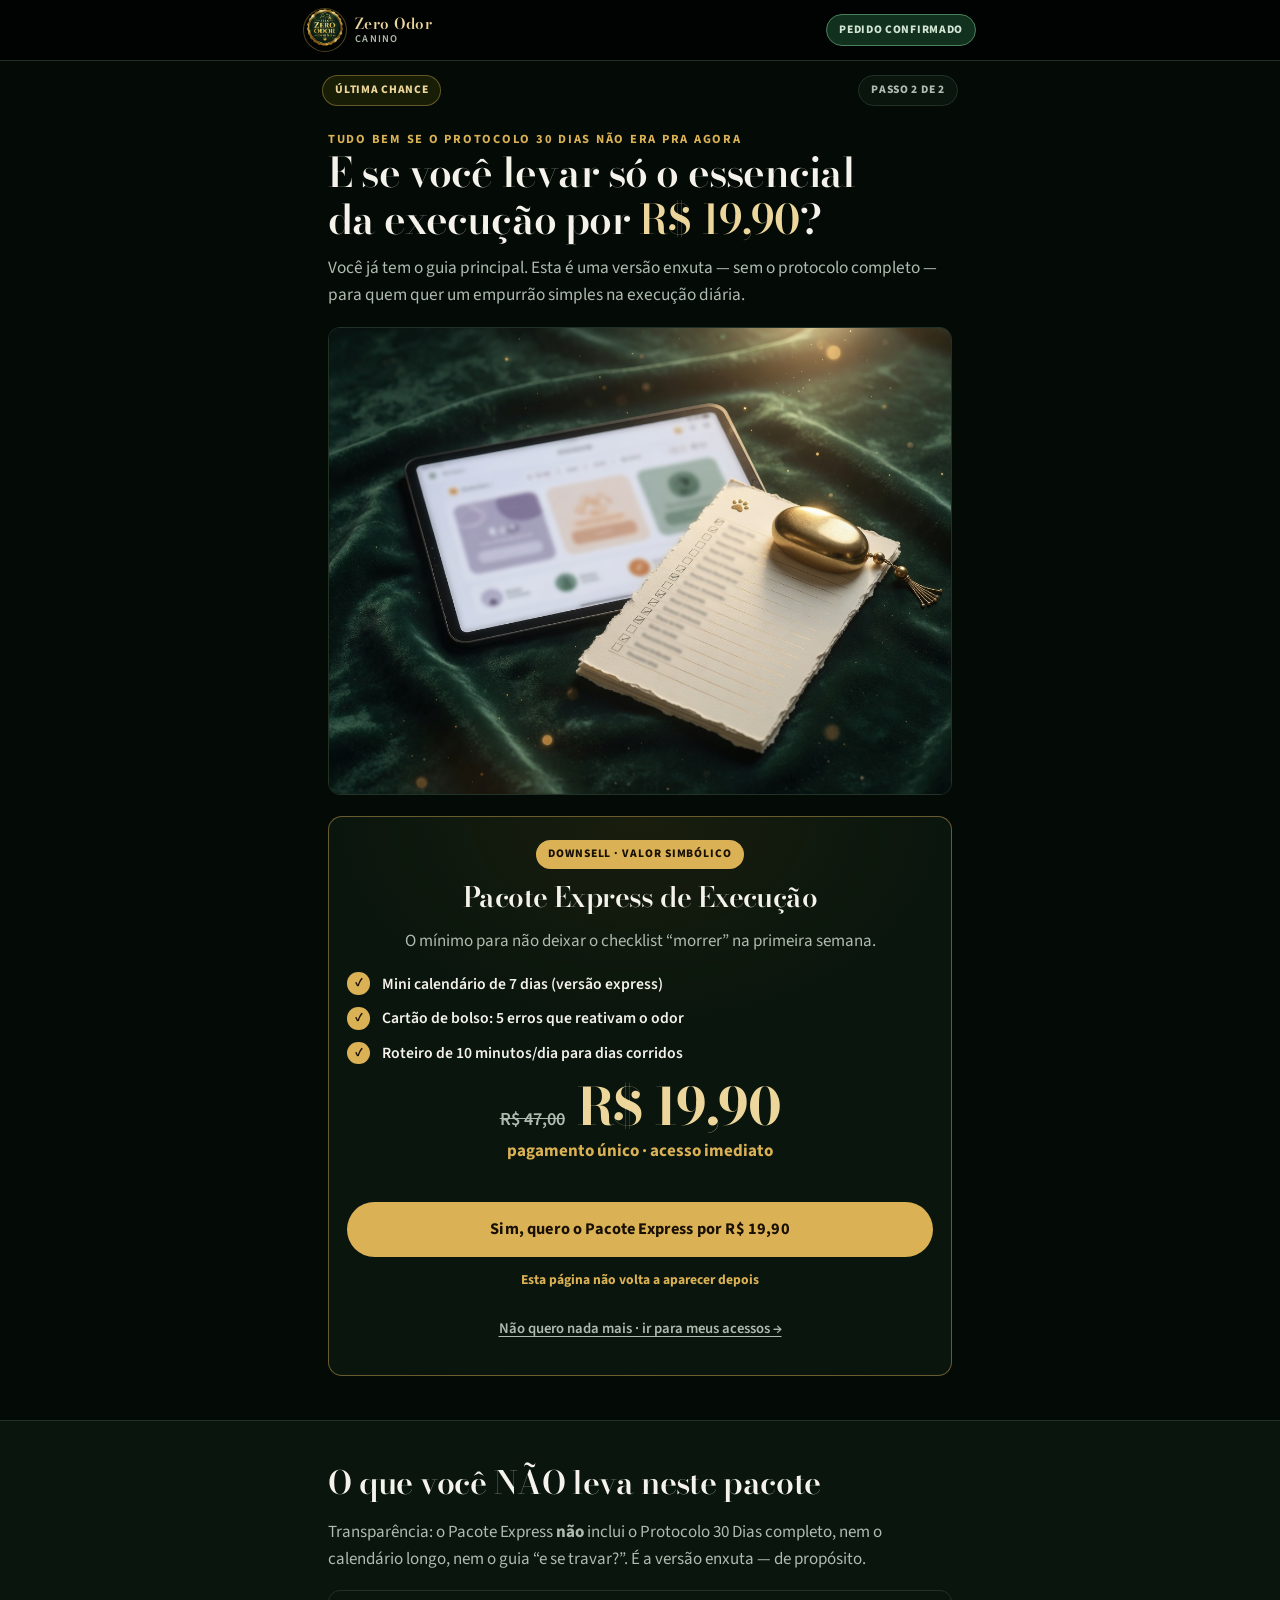
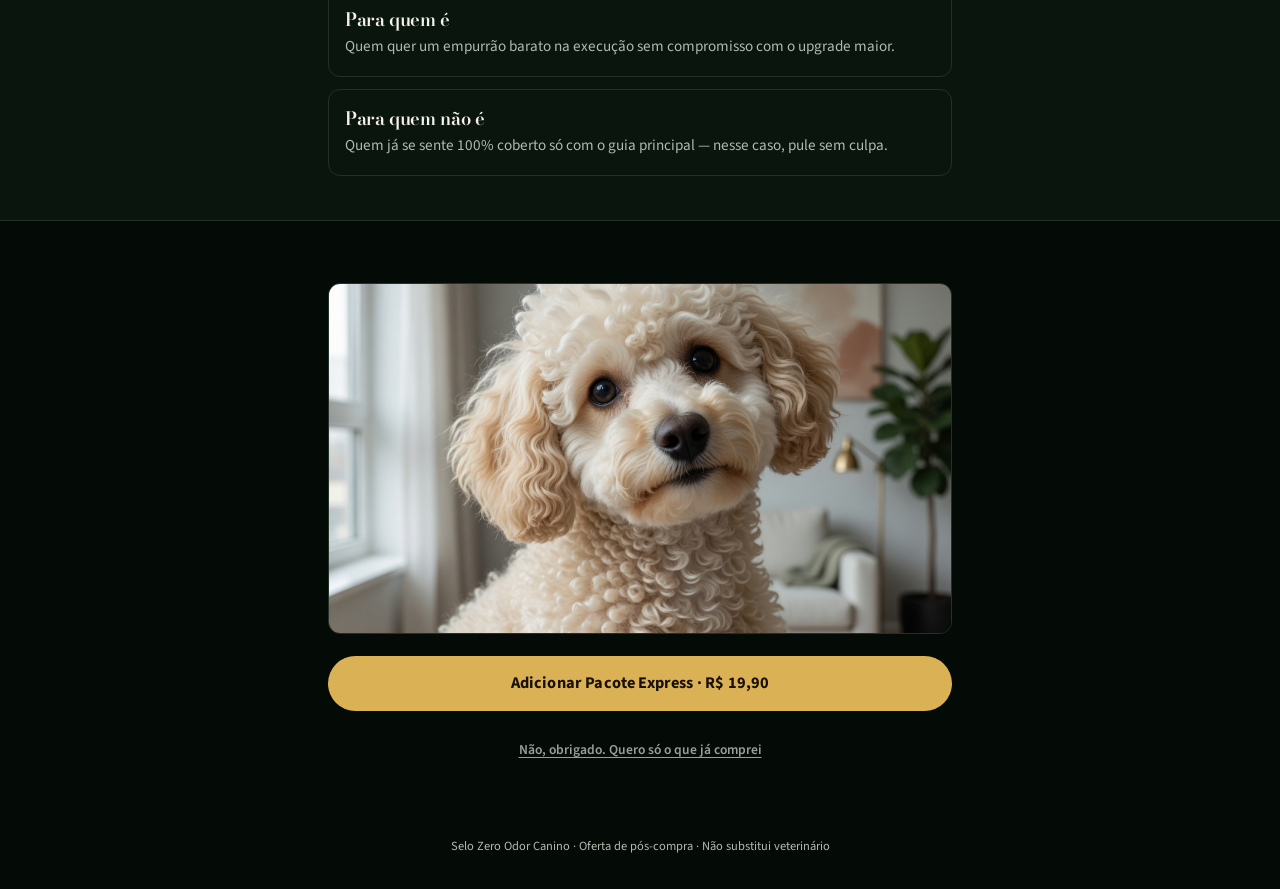
<file: downsell.html>
<!DOCTYPE html>
<html lang="pt-BR">
  <head>
    <meta charset="utf-8" />
    <!-- build-fix-no-loop -->
    <meta name="viewport" content="width=device-width, initial-scale=1, viewport-fit=cover" />
    <meta
      name="description"
      content="Última oferta: Pacote Express de Execução Zero Odor por um valor simbólico."
    />
    <title>Última oferta · Pacote Express Zero Odor</title>
    <link rel="preconnect" href="https://fonts.googleapis.com" />
    <link rel="preconnect" href="https://fonts.gstatic.com" crossorigin />
    <link
      href="https://fonts.googleapis.com/css2?family=Bodoni+Moda:opsz,wght@6..96,500;600;700&family=Source+Sans+3:wght@400;600;700&display=swap"
      rel="stylesheet"
    />
    <link rel="stylesheet" href="css/styles.css" />
    <link rel="icon" href="assets/img/logo-web.png" type="image/png" />
  </head>
  <body class="sales-body">
    <header class="sales-top">
      <div class="sales-top__inner">
        <a class="logo" href="acesso.html">
          <img src="assets/img/logo-web.png" width="42" height="42" alt="Selo Zero Odor Canino" />
          <span class="logo__text">Zero Odor<small>Canino</small></span>
        </a>
        <span class="funnel-pill funnel-pill--ok">Pedido confirmado</span>
      </div>
    </header>

    <div class="funnel-bar">
      <span class="funnel-pill">Última chance</span>
      <span class="funnel-pill funnel-pill--soft">Passo 2 de 2</span>
    </div>

    <section class="section hero-sales">
      <p class="eyebrow">Tudo bem se o Protocolo 30 Dias não era pra agora</p>
      <h1>
        E se você levar só o essencial da execução por
        <span style="color: var(--gold-soft)">R$&nbsp;19,90</span>?
      </h1>
      <p class="lede">
        <span data-lead-name data-lead-fallback="Você">Você</span> já tem o guia principal. Esta é
        uma versão enxuta — sem o protocolo completo — para quem quer um empurrão simples na
        execução diária.
      </p>

      <div class="media-block media-block--4x3">
        <img
          src="assets/img/produto-still.jpg"
          alt="Materiais de execução da rotina Zero Odor"
          width="900"
          height="675"
          fetchpriority="high"
        />
      </div>

      <div class="offer-card">
        <span class="offer-badge">Downsell · valor simbólico</span>
        <h2 class="center">Pacote Express de Execução</h2>
        <p class="muted center">
          O mínimo para não deixar o checklist “morrer” na primeira semana.
        </p>

        <ul class="include-list">
          <li>Mini calendário de 7 dias (versão express)</li>
          <li>Cartão de bolso: 5 erros que reativam o odor</li>
          <li>Roteiro de 10 minutos/dia para dias corridos</li>
        </ul>

        <div class="price-row">
          <span class="price-old">R$&nbsp;47,00</span>
          <span class="price-now">R$&nbsp;19,90</span>
        </div>
        <p class="price-installments">pagamento único · acesso imediato</p>

        <a class="btn btn--primary btn--cta-pulse mt-1-5" data-checkout="downsell" href="#"
          >Sim, quero o Pacote Express por R$&nbsp;19,90</a
        >
        <p class="timer-note">Esta página não volta a aparecer depois</p>
        <a class="decline-link" href="acesso.html"
          >Não quero nada mais · ir para meus acessos →</a
        >
      </div>
    </section>

    <section class="section--mid">
      <div class="inner">
        <h2 class="split-title">O que você NÃO leva neste pacote</h2>
        <p class="muted">
          Transparência: o Pacote Express <strong>não</strong> inclui o Protocolo 30 Dias completo,
          nem o calendário longo, nem o guia “e se travar?”. É a versão enxuta — de propósito.
        </p>
        <div class="feature-stack">
          <article class="feature">
            <h3>Para quem é</h3>
            <p>Quem quer um empurrão barato na execução sem compromisso com o upgrade maior.</p>
          </article>
          <article class="feature">
            <h3>Para quem não é</h3>
            <p>Quem já se sente 100% coberto só com o guia principal — nesse caso, pule sem culpa.</p>
          </article>
        </div>
      </div>
    </section>

    <section class="section">
      <div class="media-block">
        <img
          src="assets/img/raca-poodle.jpg"
          alt="Poodle toy"
          width="900"
          height="600"
          loading="lazy"
        />
      </div>
      <a class="btn btn--primary" data-checkout="downsell" href="#"
        >Adicionar Pacote Express · R$&nbsp;19,90</a
      >
      <a class="decline-link decline-link--quiet" href="acesso.html"
        >Não, obrigado. Quero só o que já comprei</a
      >
    </section>

    <footer class="footer-mini no-sticky">
      Selo Zero Odor Canino · Oferta de pós-compra · Não substitui veterinário
    </footer>

    <script src="js/config.js"></script>
  </body>
</html>
</file>
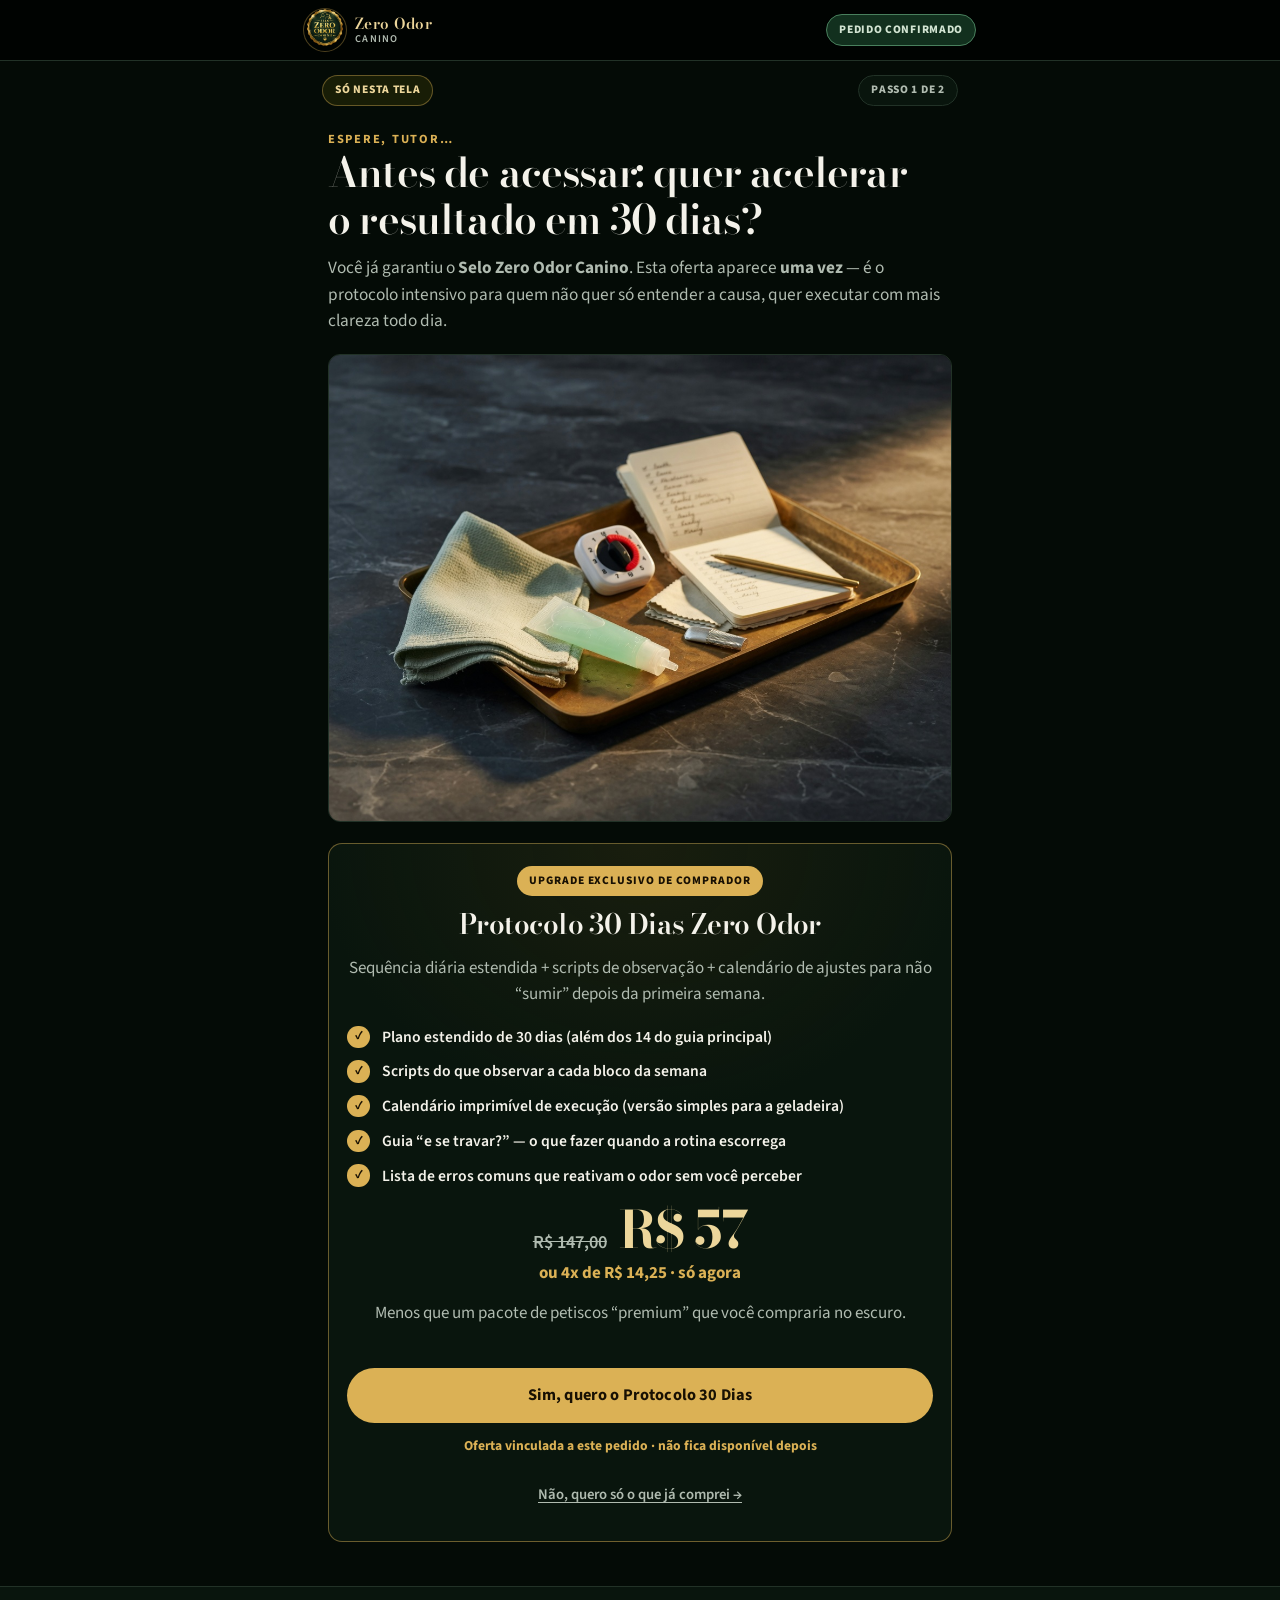
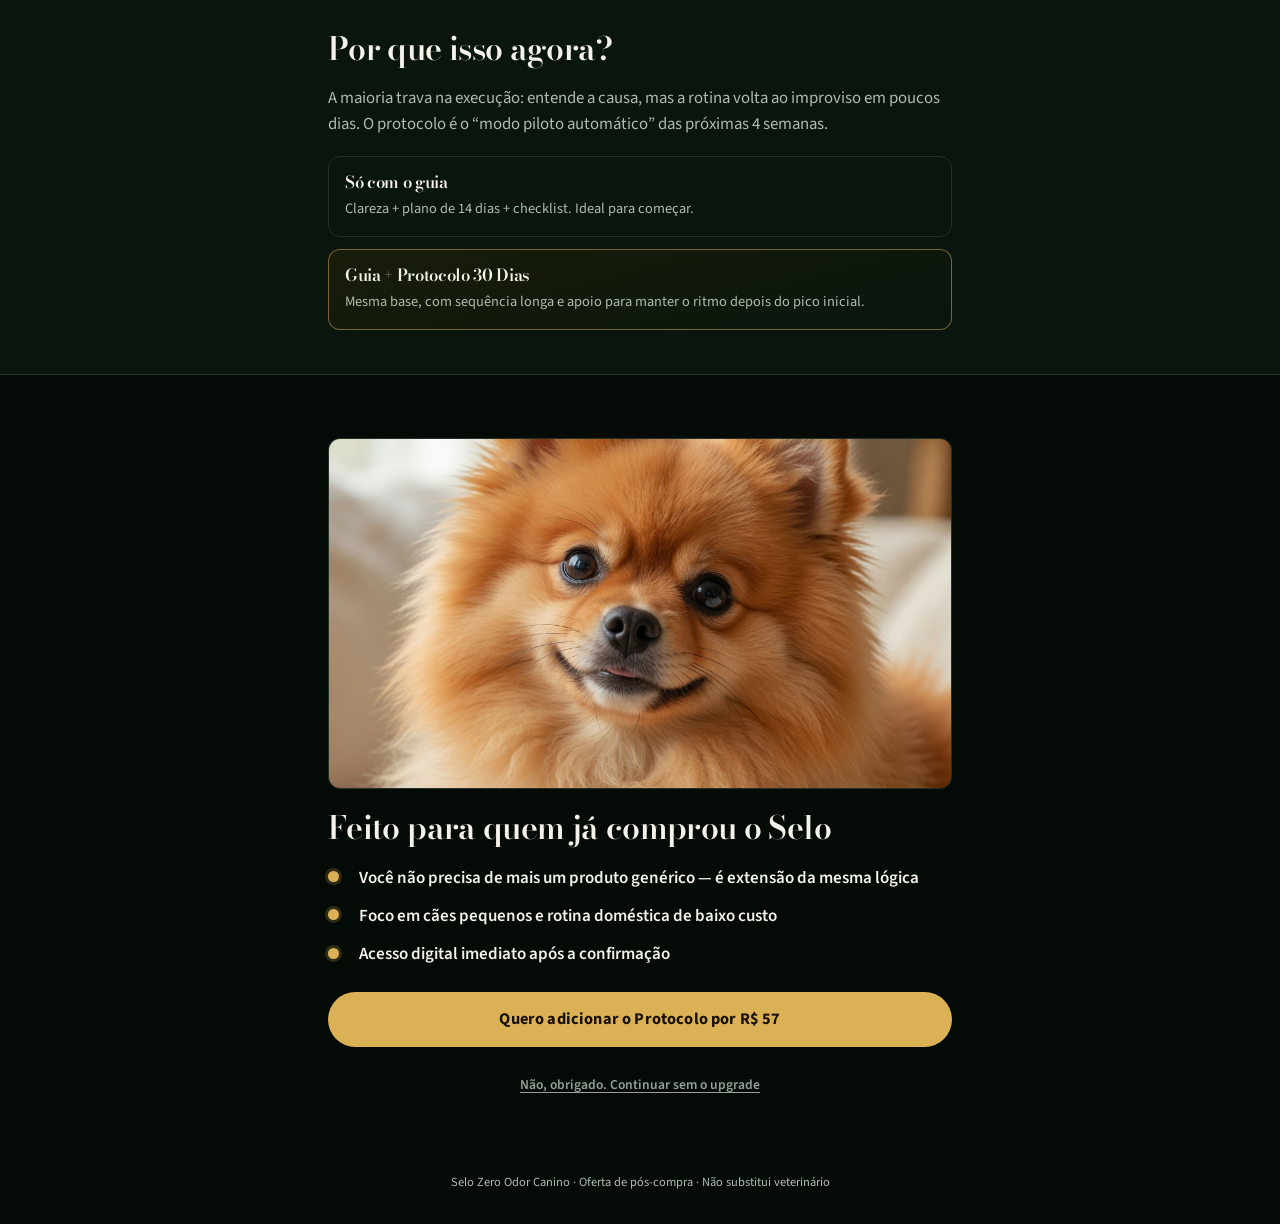
<file: oferta-30-dias.html>
<!DOCTYPE html>
<html lang="pt-BR">
  <head>
    <meta charset="utf-8" />
    <!-- build-fix-no-loop -->
    <meta name="viewport" content="width=device-width, initial-scale=1, viewport-fit=cover" />
    <meta
      name="description"
      content="Oferta exclusiva: Protocolo 30 Dias Zero Odor — acelere a rotina do hálito do seu cão."
    />
    <title>Oferta exclusiva · Protocolo 30 Dias Zero Odor</title>
    <link rel="preconnect" href="https://fonts.googleapis.com" />
    <link rel="preconnect" href="https://fonts.gstatic.com" crossorigin />
    <link
      href="https://fonts.googleapis.com/css2?family=Bodoni+Moda:opsz,wght@6..96,500;600;700&family=Source+Sans+3:wght@400;600;700&display=swap"
      rel="stylesheet"
    />
    <link rel="stylesheet" href="css/styles.css" />
    <link rel="icon" href="assets/img/logo-web.png" type="image/png" />
  </head>
  <body class="sales-body">
    <header class="sales-top">
      <div class="sales-top__inner">
        <a class="logo" href="acesso.html">
          <img src="assets/img/logo-web.png" width="42" height="42" alt="Selo Zero Odor Canino" />
          <span class="logo__text">Zero Odor<small>Canino</small></span>
        </a>
        <span class="funnel-pill funnel-pill--ok">Pedido confirmado</span>
      </div>
    </header>

    <div class="funnel-bar">
      <span class="funnel-pill">Só nesta tela</span>
      <span class="funnel-pill funnel-pill--soft">Passo 1 de 2</span>
    </div>

    <section class="section hero-sales">
      <p class="eyebrow">
        Espere, <span data-lead-name data-lead-fallback="tutor">tutor</span>…
      </p>
      <h1>Antes de acessar: quer acelerar o resultado em 30 dias?</h1>
      <p class="lede">
        Você já garantiu o <strong>Selo Zero Odor Canino</strong>. Esta oferta aparece
        <strong>uma vez</strong> — é o protocolo intensivo para quem não quer só entender a causa,
        quer executar com mais clareza todo dia.
      </p>

      <div class="media-block media-block--4x3">
        <img
          src="assets/img/kit-cuidado.jpg"
          alt="Rotina de cuidado organizado para cães pequenos"
          width="900"
          height="675"
          fetchpriority="high"
        />
      </div>

      <div class="offer-card">
        <span class="offer-badge">Upgrade exclusivo de comprador</span>
        <h2 class="center">Protocolo 30 Dias Zero Odor</h2>
        <p class="muted center">
          Sequência diária estendida + scripts de observação + calendário de ajustes para não
          “sumir” depois da primeira semana.
        </p>

        <ul class="include-list">
          <li>Plano estendido de 30 dias (além dos 14 do guia principal)</li>
          <li>Scripts do que observar a cada bloco da semana</li>
          <li>Calendário imprimível de execução (versão simples para a geladeira)</li>
          <li>Guia “e se travar?” — o que fazer quando a rotina escorrega</li>
          <li>Lista de erros comuns que reativam o odor sem você perceber</li>
        </ul>

        <div class="price-row">
          <span class="price-old">R$&nbsp;147,00</span>
          <span class="price-now">R$&nbsp;57</span>
        </div>
        <p class="price-installments">ou 4x de R$&nbsp;14,25 · só agora</p>
        <p class="center muted">
          Menos que um pacote de petiscos “premium” que você compraria no escuro.
        </p>

        <a class="btn btn--primary btn--cta-pulse mt-1-5" data-checkout="upsell" href="#"
          >Sim, quero o Protocolo 30 Dias</a
        >
        <p class="timer-note">Oferta vinculada a este pedido · não fica disponível depois</p>
        <a class="decline-link" href="pacote-express.html"
          >Não, quero só o que já comprei →</a
        >
      </div>
    </section>

    <section class="section--mid">
      <div class="inner">
        <h2 class="split-title">Por que isso agora?</h2>
        <p class="lede">
          A maioria trava na execução: entende a causa, mas a rotina volta ao improviso em poucos
          dias. O protocolo é o “modo piloto automático” das próximas 4 semanas.
        </p>
        <div class="compare-row">
          <div class="compare-card">
            <h3>Só com o guia</h3>
            <p>Clareza + plano de 14 dias + checklist. Ideal para começar.</p>
          </div>
          <div class="compare-card compare-card--highlight">
            <h3>Guia + Protocolo 30 Dias</h3>
            <p>Mesma base, com sequência longa e apoio para manter o ritmo depois do pico inicial.</p>
          </div>
        </div>
      </div>
    </section>

    <section class="section">
      <div class="media-block">
        <img
          src="assets/img/raca-spitz.jpg"
          alt="Cão pequeno da raça spitz"
          width="900"
          height="600"
          loading="lazy"
        />
      </div>
      <h2 class="split-title">Feito para quem já comprou o Selo</h2>
      <ul class="bullet-list">
        <li>Você não precisa de mais um produto genérico — é extensão da mesma lógica</li>
        <li>Foco em cães pequenos e rotina doméstica de baixo custo</li>
        <li>Acesso digital imediato após a confirmação</li>
      </ul>

      <a class="btn btn--primary mt-1-5" data-checkout="upsell" href="#"
        >Quero adicionar o Protocolo por R$&nbsp;57</a
      >
      <a class="decline-link decline-link--quiet" href="pacote-express.html"
        >Não, obrigado. Continuar sem o upgrade</a
      >
    </section>

    <footer class="footer-mini no-sticky">
      Selo Zero Odor Canino · Oferta de pós-compra · Não substitui veterinário
    </footer>

    <script src="js/config.js"></script>
  </body>
</html>
</file>
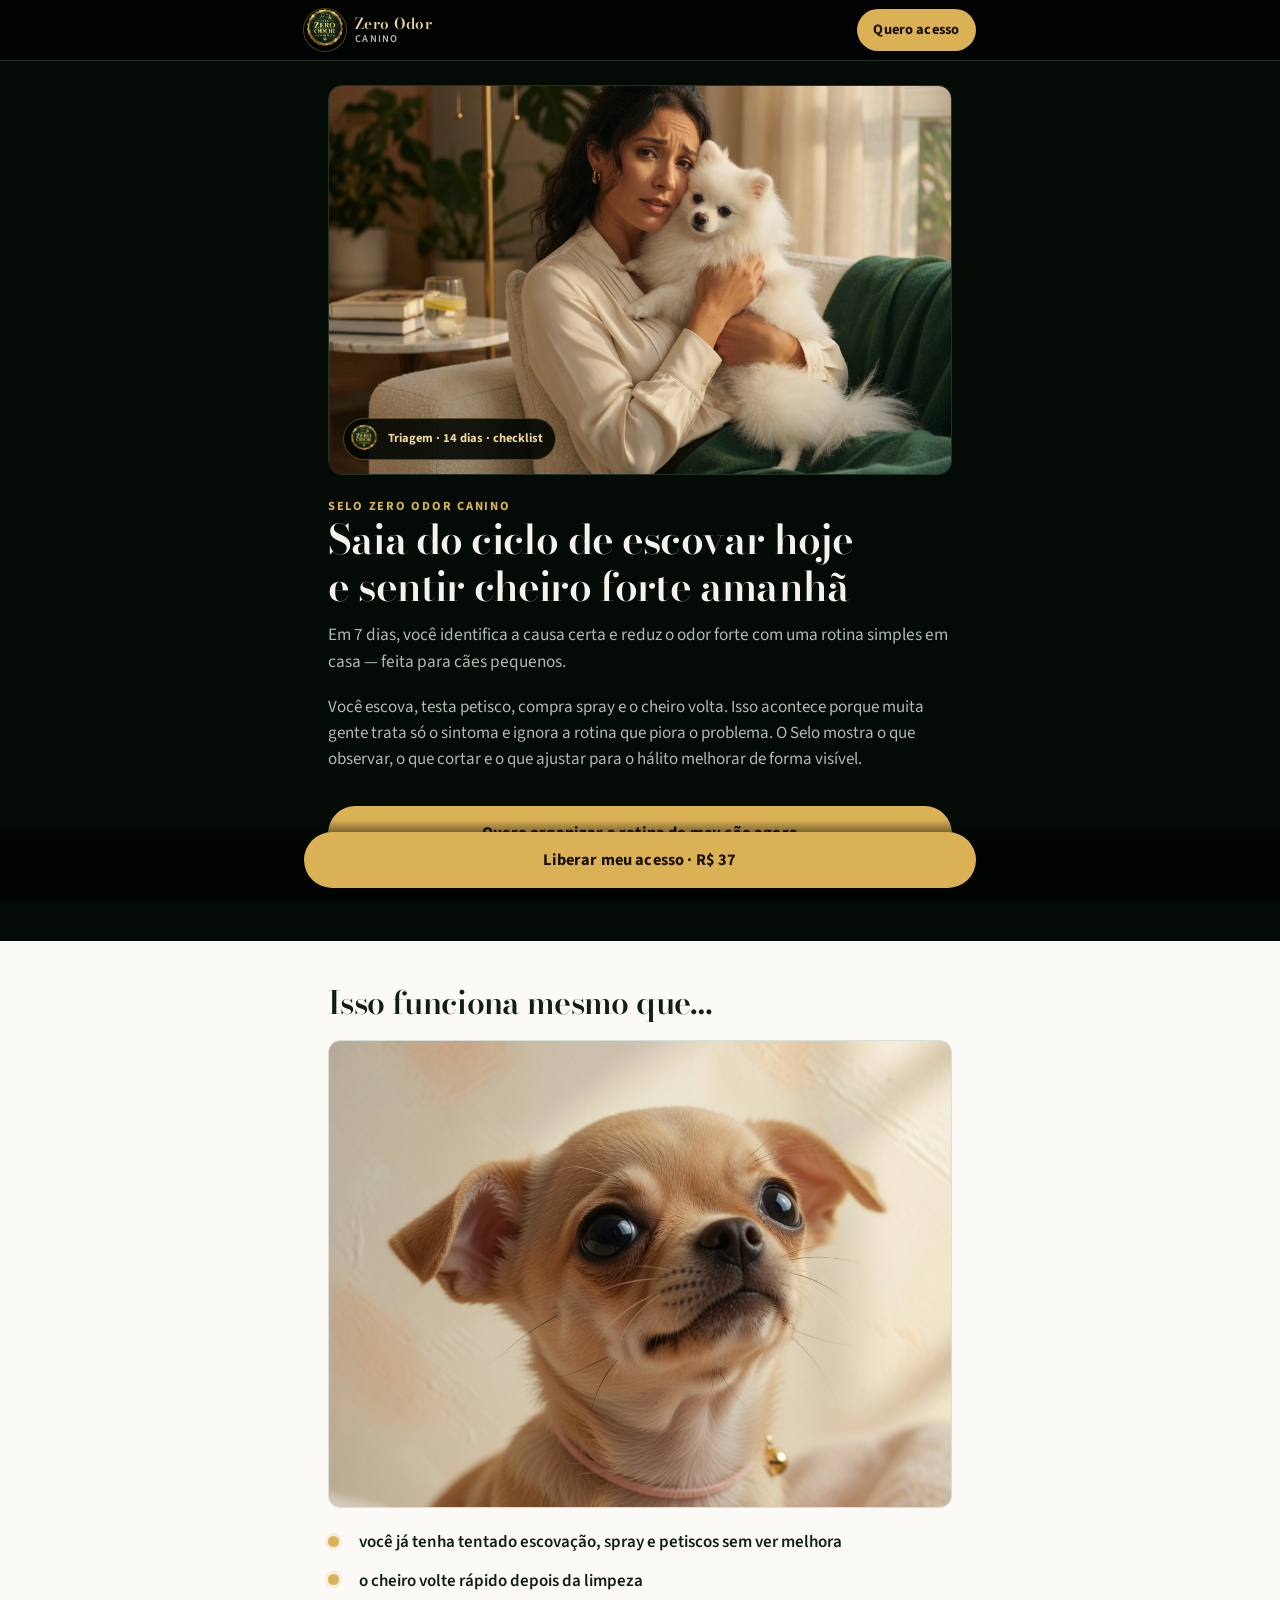
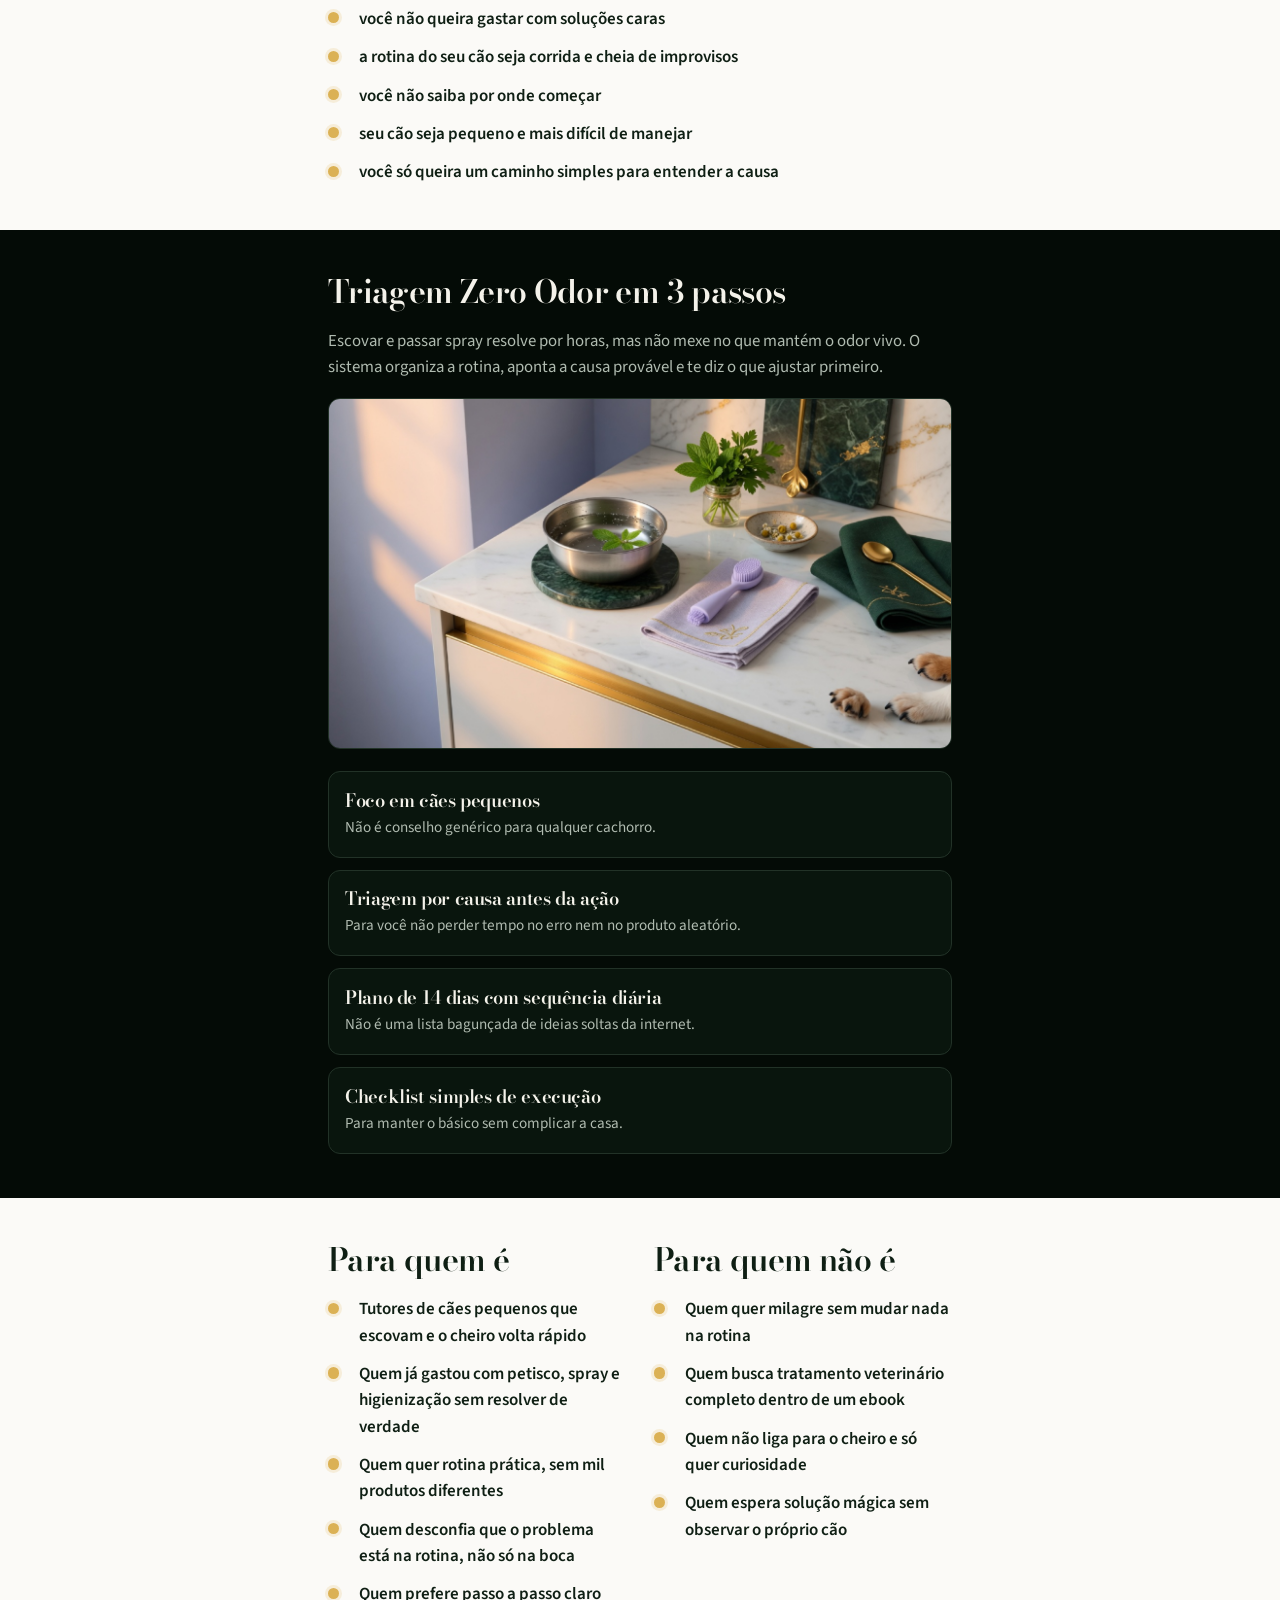
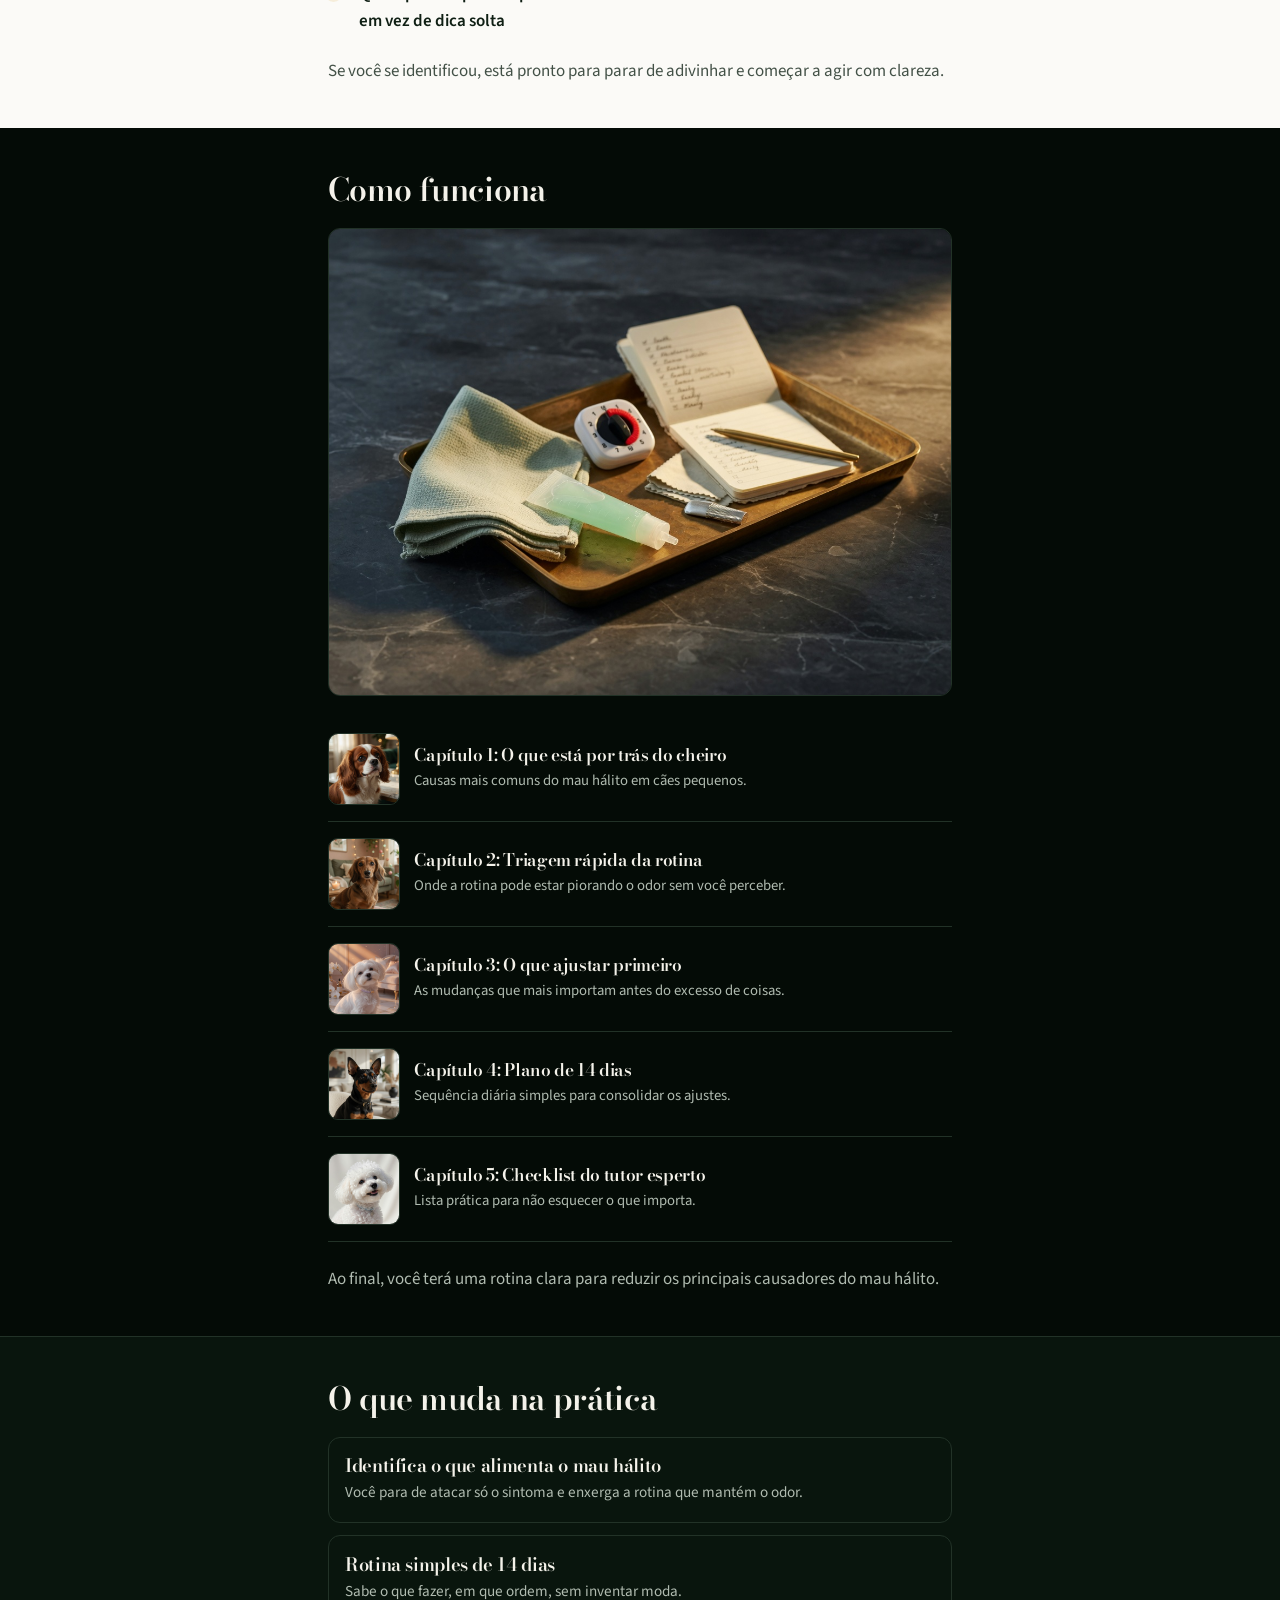
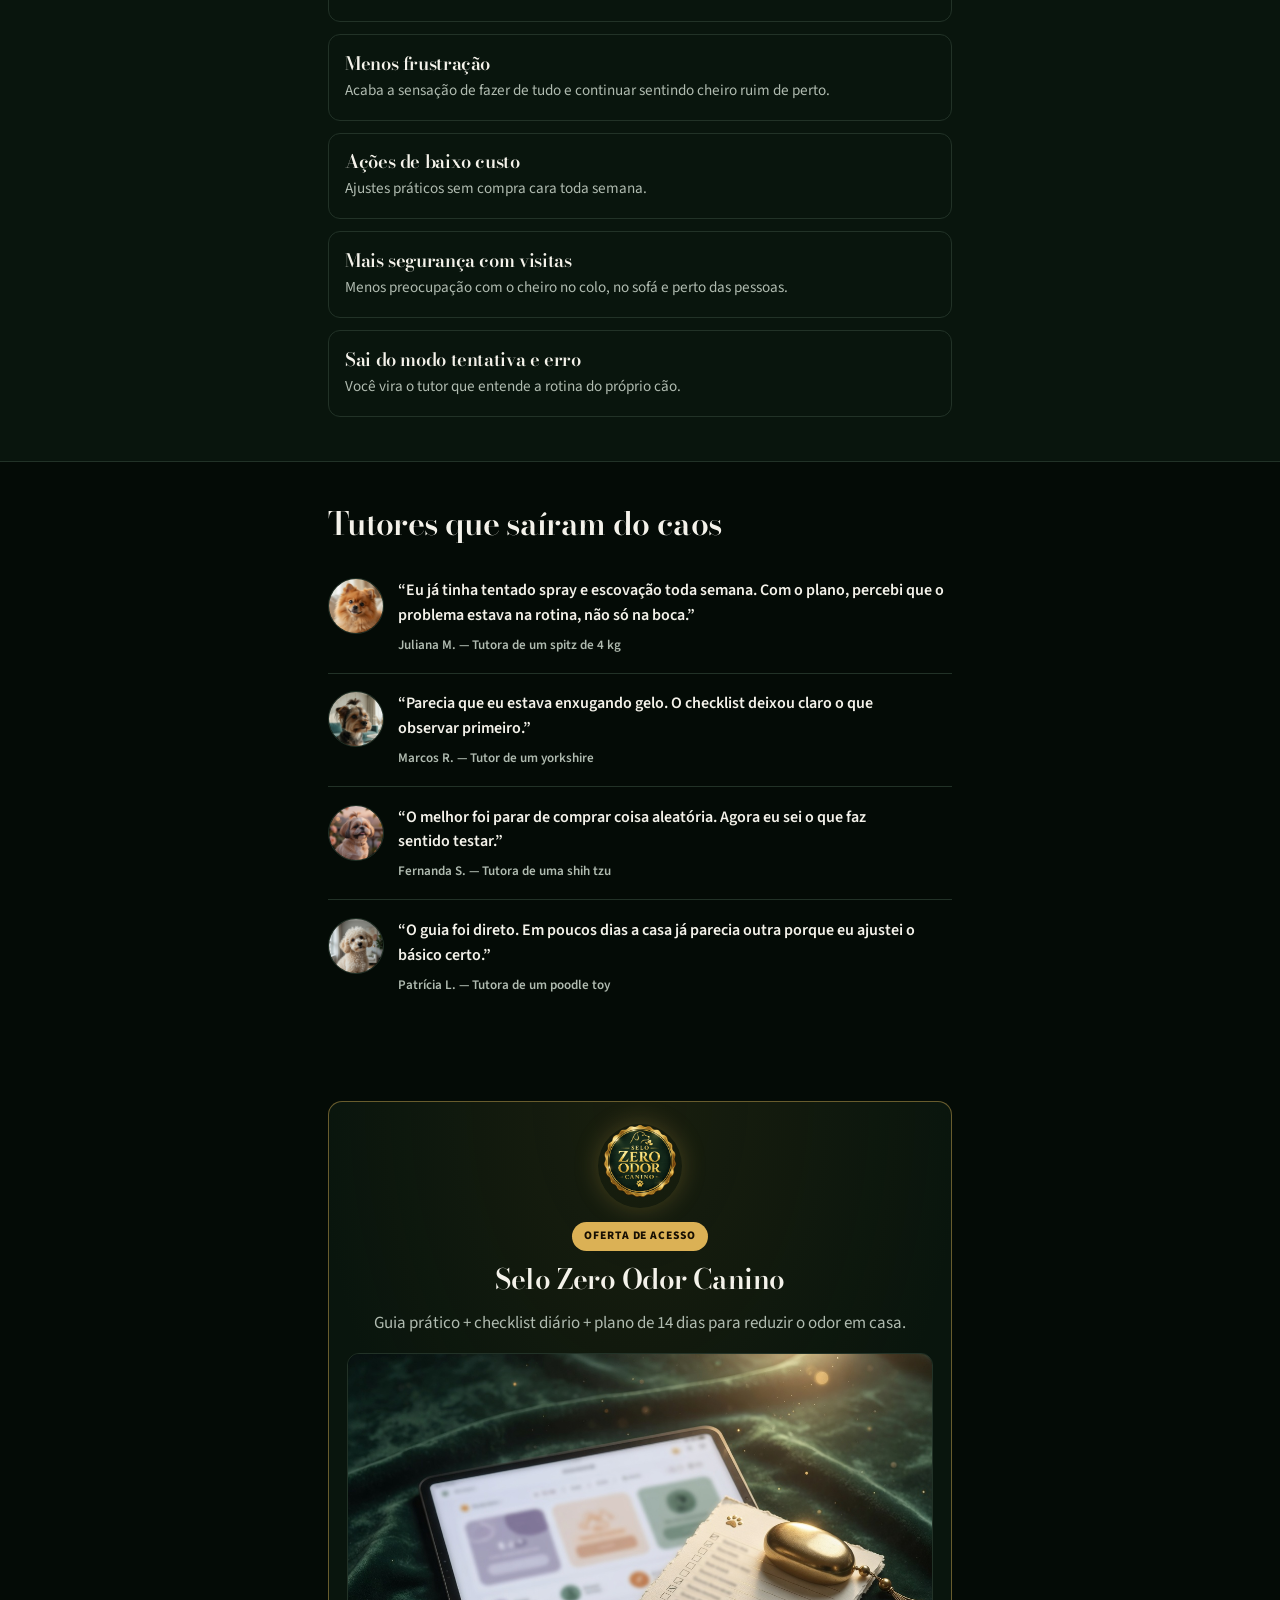
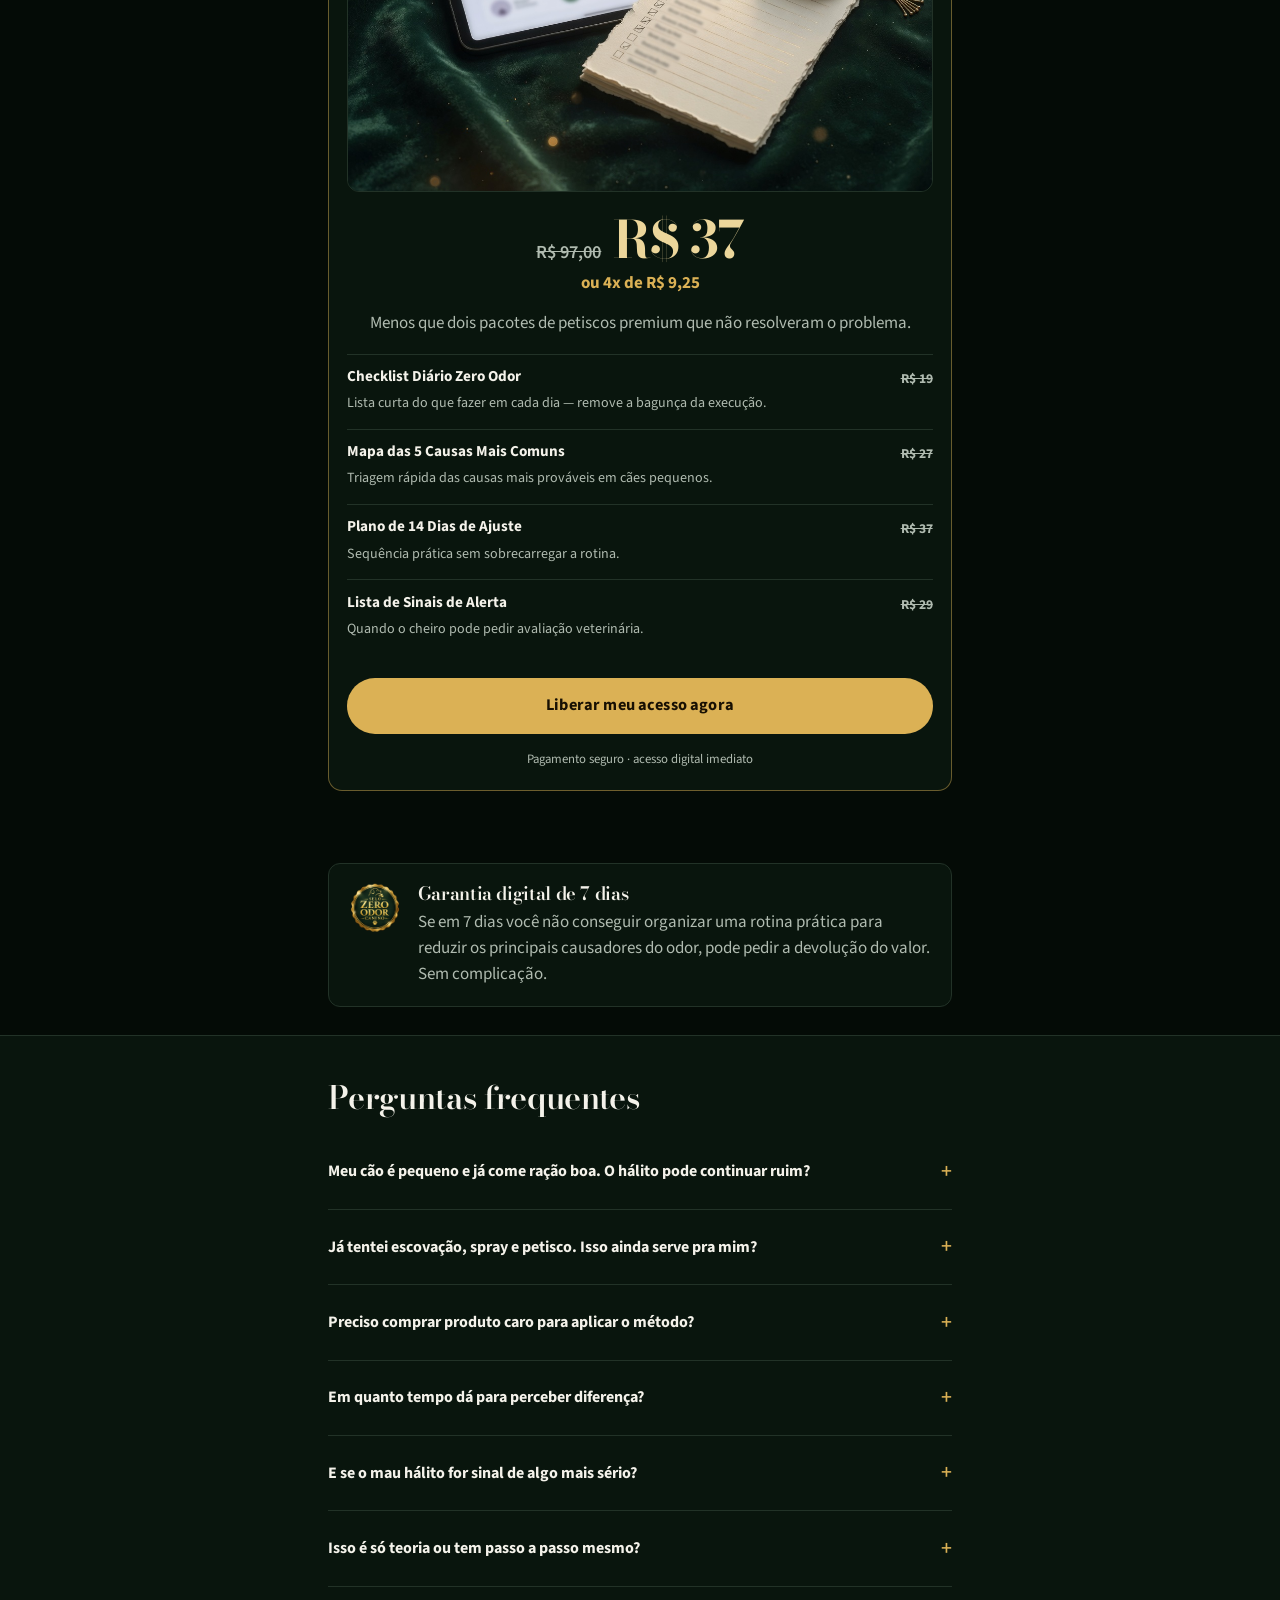
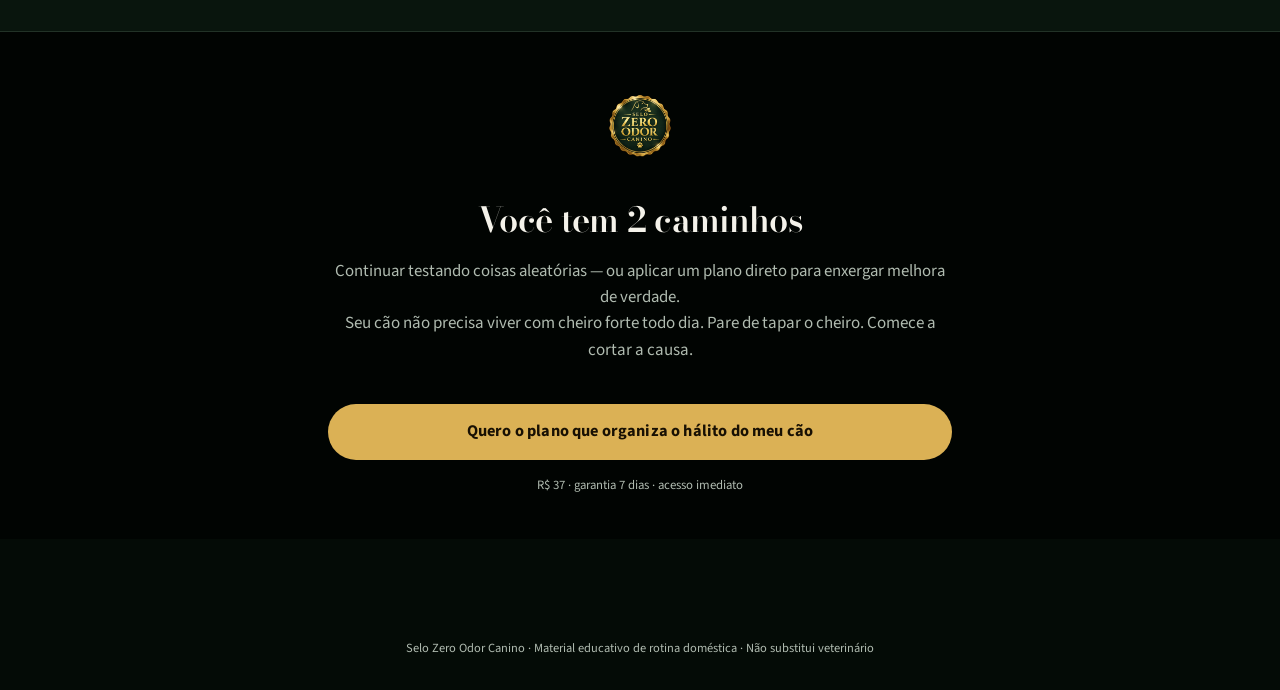
<file: vendas.html>
<!DOCTYPE html>
<html lang="pt-BR">
  <head>
    <meta charset="utf-8" />
    <meta name="viewport" content="width=device-width, initial-scale=1, viewport-fit=cover" />
    <meta
      name="description"
      content="Selo Zero Odor Canino: identifique a causa certa e reduza o odor forte com rotina simples em casa. R$ 37."
    />
    <title>Selo Zero Odor Canino · Plano prático R$ 37</title>
    <link rel="preconnect" href="https://fonts.googleapis.com" />
    <link rel="preconnect" href="https://fonts.gstatic.com" crossorigin />
    <link
      href="https://fonts.googleapis.com/css2?family=Bodoni+Moda:opsz,wght@6..96,500;600;700&family=Source+Sans+3:wght@400;600;700&display=swap"
      rel="stylesheet"
    />
    <link rel="stylesheet" href="css/styles.css" />
    <link rel="icon" href="assets/img/logo-web.png" type="image/png" />
  </head>
  <body class="sales-body">
    <header class="sales-top">
      <div class="sales-top__inner">
        <a class="logo" href="index.html">
          <img src="assets/img/logo-web.png" width="42" height="42" alt="Selo Zero Odor Canino" />
          <span class="logo__text">Zero Odor<small>Canino</small></span>
        </a>
        <a
          class="btn btn--primary btn--compact"
          href="https://go.perfectpay.com.br/PPU38CQE7P8"
          >Quero acesso</a
        >
      </div>
    </header>

    <div class="personal-banner" id="personalBanner" role="status">
      <div class="personal-banner__inner">
        Resultado do raio-X:
        <strong id="bannerProfile">seu perfil</strong>
        · score <strong id="bannerScore">—</strong>
        <span id="bannerNameWrap">
          — feito para o caso de <strong id="bannerName"></strong
        ></span>
      </div>
    </div>

    <!-- HERO -->
    <section class="section hero-sales">
      <div class="hero-visual">
        <img
          src="assets/img/hero-tutor.jpg"
          alt="Tutora com cão pequeno no colo em casa"
          width="900"
          height="1200"
          fetchpriority="high"
        />
        <div class="hero-visual__badge">
          <img src="assets/img/logo-web.png" alt="" width="40" height="40" />
          Triagem · 14 dias · checklist
        </div>
      </div>
      <p class="eyebrow">Selo Zero Odor Canino</p>
      <h1>Saia do ciclo de escovar hoje e sentir cheiro forte amanhã</h1>
      <p class="lede">
        Em 7 dias, você identifica a causa certa e reduz o odor forte com uma rotina simples em
        casa — feita para cães pequenos.
      </p>
      <p class="muted">
        Você escova, testa petisco, compra spray e o cheiro volta. Isso acontece porque muita gente
        trata só o sintoma e ignora a rotina que piora o problema. O Selo mostra o que observar, o
        que cortar e o que ajustar para o hálito melhorar de forma visível.
      </p>
      <a class="btn btn--primary mt-1" href="https://go.perfectpay.com.br/PPU38CQE7P8"
        >Quero organizar a rotina do meu cão agora</a
      >
      <p class="form-note mt-1">R$&nbsp;37 · ou 4x de R$&nbsp;9,25 · acesso imediato</p>
    </section>

    <!-- PROMESSA -->
    <section class="section--light">
      <div class="inner">
        <h2 class="split-title">Isso funciona mesmo que…</h2>
        <div class="media-block media-block--4x3 mt-1">
          <img
            src="assets/img/raca-chihuahua.jpg"
            alt="Chihuahua pequeno com expressão atenta"
            width="800"
            height="600"
            loading="lazy"
          />
        </div>
        <ul class="bullet-list">
          <li>você já tenha tentado escovação, spray e petiscos sem ver melhora</li>
          <li>o cheiro volte rápido depois da limpeza</li>
          <li>você não queira gastar com soluções caras</li>
          <li>a rotina do seu cão seja corrida e cheia de improvisos</li>
          <li>você não saiba por onde começar</li>
          <li>seu cão seja pequeno e mais difícil de manejar</li>
          <li>você só queira um caminho simples para entender a causa</li>
        </ul>
      </div>
    </section>

    <!-- MECANISMO -->
    <section class="section">
      <h2 class="split-title">Triagem Zero Odor em 3 passos</h2>
      <p class="lede">
        Escovar e passar spray resolve por horas, mas não mexe no que mantém o odor vivo. O sistema
        organiza a rotina, aponta a causa provável e te diz o que ajustar primeiro.
      </p>
      <div class="media-block">
        <img
          src="assets/img/rotina-casa.jpg"
          alt="Rotina organizada de cuidado para cão pequeno em casa"
          width="1200"
          height="675"
          loading="lazy"
        />
      </div>
      <div class="feature-stack">
        <article class="feature">
          <h3>Foco em cães pequenos</h3>
          <p>Não é conselho genérico para qualquer cachorro.</p>
        </article>
        <article class="feature">
          <h3>Triagem por causa antes da ação</h3>
          <p>Para você não perder tempo no erro nem no produto aleatório.</p>
        </article>
        <article class="feature">
          <h3>Plano de 14 dias com sequência diária</h3>
          <p>Não é uma lista bagunçada de ideias soltas da internet.</p>
        </article>
        <article class="feature">
          <h3>Checklist simples de execução</h3>
          <p>Para manter o básico sem complicar a casa.</p>
        </article>
      </div>
    </section>

    <!-- PÚBLICO -->
    <section class="section--light">
      <div class="inner">
        <div class="two-col">
          <div>
            <h2 class="split-title">Para quem é</h2>
            <ul class="bullet-list mt-1">
              <li>Tutores de cães pequenos que escovam e o cheiro volta rápido</li>
              <li>Quem já gastou com petisco, spray e higienização sem resolver de verdade</li>
              <li>Quem quer rotina prática, sem mil produtos diferentes</li>
              <li>Quem desconfia que o problema está na rotina, não só na boca</li>
              <li>Quem prefere passo a passo claro em vez de dica solta</li>
            </ul>
          </div>
          <div>
            <h2 class="split-title">Para quem não é</h2>
            <ul class="bullet-list mt-1">
              <li>Quem quer milagre sem mudar nada na rotina</li>
              <li>Quem busca tratamento veterinário completo dentro de um ebook</li>
              <li>Quem não liga para o cheiro e só quer curiosidade</li>
              <li>Quem espera solução mágica sem observar o próprio cão</li>
            </ul>
          </div>
        </div>
        <p class="mt-1-5" style="color: var(--light-muted)">
          Se você se identificou, está pronto para parar de adivinhar e começar a agir com clareza.
        </p>
      </div>
    </section>

    <!-- COMO FUNCIONA -->
    <section class="section">
      <h2 class="split-title">Como funciona</h2>
      <div class="media-block media-block--4x3">
        <img
          src="assets/img/kit-cuidado.jpg"
          alt="Kit de cuidado diário organizado para higiene canina"
          width="900"
          height="675"
          loading="lazy"
        />
      </div>
      <article class="chapter">
        <div class="chapter__thumb">
          <img src="assets/img/raca-cavalier.jpg" alt="Cavalier King Charles Spaniel" loading="lazy" />
        </div>
        <div>
          <h3>Capítulo 1: O que está por trás do cheiro</h3>
          <p>Causas mais comuns do mau hálito em cães pequenos.</p>
        </div>
      </article>
      <article class="chapter">
        <div class="chapter__thumb">
          <img src="assets/img/raca-dachshund.jpg" alt="Dachshund miniatura" loading="lazy" />
        </div>
        <div>
          <h3>Capítulo 2: Triagem rápida da rotina</h3>
          <p>Onde a rotina pode estar piorando o odor sem você perceber.</p>
        </div>
      </article>
      <article class="chapter">
        <div class="chapter__thumb">
          <img src="assets/img/raca-maltese.jpg" alt="Maltês" loading="lazy" />
        </div>
        <div>
          <h3>Capítulo 3: O que ajustar primeiro</h3>
          <p>As mudanças que mais importam antes do excesso de coisas.</p>
        </div>
      </article>
      <article class="chapter">
        <div class="chapter__thumb">
          <img src="assets/img/raca-pinscher.jpg" alt="Pinscher miniatura" loading="lazy" />
        </div>
        <div>
          <h3>Capítulo 4: Plano de 14 dias</h3>
          <p>Sequência diária simples para consolidar os ajustes.</p>
        </div>
      </article>
      <article class="chapter">
        <div class="chapter__thumb">
          <img src="assets/img/raca-bichon.jpg" alt="Bichon Frisé" loading="lazy" />
        </div>
        <div>
          <h3>Capítulo 5: Checklist do tutor esperto</h3>
          <p>Lista prática para não esquecer o que importa.</p>
        </div>
      </article>
      <p class="mt-1-5 muted">
        Ao final, você terá uma rotina clara para reduzir os principais causadores do mau hálito.
      </p>
    </section>

    <!-- BENEFÍCIOS -->
    <section class="section--mid">
      <div class="inner">
        <h2 class="split-title">O que muda na prática</h2>
        <div class="feature-stack">
          <article class="feature">
            <h3>Identifica o que alimenta o mau hálito</h3>
            <p>Você para de atacar só o sintoma e enxerga a rotina que mantém o odor.</p>
          </article>
          <article class="feature">
            <h3>Rotina simples de 14 dias</h3>
            <p>Sabe o que fazer, em que ordem, sem inventar moda.</p>
          </article>
          <article class="feature">
            <h3>Menos frustração</h3>
            <p>Acaba a sensação de fazer de tudo e continuar sentindo cheiro ruim de perto.</p>
          </article>
          <article class="feature">
            <h3>Ações de baixo custo</h3>
            <p>Ajustes práticos sem compra cara toda semana.</p>
          </article>
          <article class="feature">
            <h3>Mais segurança com visitas</h3>
            <p>Menos preocupação com o cheiro no colo, no sofá e perto das pessoas.</p>
          </article>
          <article class="feature">
            <h3>Sai do modo tentativa e erro</h3>
            <p>Você vira o tutor que entende a rotina do próprio cão.</p>
          </article>
        </div>
      </div>
    </section>

    <!-- PROVA SOCIAL -->
    <section class="section">
      <h2 class="split-title">Tutores que saíram do caos</h2>
      <blockquote class="quote">
        <img src="assets/img/raca-spitz.jpg" alt="Spitz alemão anão" loading="lazy" />
        <div>
          <p>
            “Eu já tinha tentado spray e escovação toda semana. Com o plano, percebi que o problema
            estava na rotina, não só na boca.”
          </p>
          <footer>Juliana M. — Tutora de um spitz de 4 kg</footer>
        </div>
      </blockquote>
      <blockquote class="quote">
        <img src="assets/img/cao-york.jpg" alt="Yorkshire Terrier" loading="lazy" />
        <div>
          <p>
            “Parecia que eu estava enxugando gelo. O checklist deixou claro o que observar
            primeiro.”
          </p>
          <footer>Marcos R. — Tutor de um yorkshire</footer>
        </div>
      </blockquote>
      <blockquote class="quote">
        <img src="assets/img/cao-shih.jpg" alt="Shih Tzu" loading="lazy" />
        <div>
          <p>
            “O melhor foi parar de comprar coisa aleatória. Agora eu sei o que faz sentido testar.”
          </p>
          <footer>Fernanda S. — Tutora de uma shih tzu</footer>
        </div>
      </blockquote>
      <blockquote class="quote">
        <img src="assets/img/raca-poodle.jpg" alt="Poodle toy" loading="lazy" />
        <div>
          <p>
            “O guia foi direto. Em poucos dias a casa já parecia outra porque eu ajustei o básico
            certo.”
          </p>
          <footer>Patrícia L. — Tutora de um poodle toy</footer>
        </div>
      </blockquote>
    </section>

    <!-- OFERTA -->
    <section class="section" id="oferta">
      <div class="offer-card">
        <img
          class="offer-card__logo"
          src="assets/img/logo-web.png"
          alt="Selo Zero Odor Canino"
          width="84"
          height="84"
        />
        <span class="offer-badge">Oferta de acesso</span>
        <h2>Selo Zero Odor Canino</h2>
        <p class="muted">
          Guia prático + checklist diário + plano de 14 dias para reduzir o odor em casa.
        </p>
        <div class="media-block media-block--4x3" style="margin-top: 1rem">
          <img
            src="assets/img/produto-still.jpg"
            alt="Material prático do plano Zero Odor em ambiente premium"
            width="900"
            height="675"
            loading="lazy"
          />
        </div>
        <div class="price-row">
          <span class="price-old">R$&nbsp;97,00</span>
          <span class="price-now">R$&nbsp;37</span>
        </div>
        <p class="price-installments">ou 4x de R$&nbsp;9,25</p>
        <p class="center muted">
          Menos que dois pacotes de petiscos premium que não resolveram o problema.
        </p>

        <div class="bonus">
          <h4>Checklist Diário Zero Odor</h4>
          <span class="bonus__value">R$ 19</span>
          <p>Lista curta do que fazer em cada dia — remove a bagunça da execução.</p>
        </div>
        <div class="bonus">
          <h4>Mapa das 5 Causas Mais Comuns</h4>
          <span class="bonus__value">R$ 27</span>
          <p>Triagem rápida das causas mais prováveis em cães pequenos.</p>
        </div>
        <div class="bonus">
          <h4>Plano de 14 Dias de Ajuste</h4>
          <span class="bonus__value">R$ 37</span>
          <p>Sequência prática sem sobrecarregar a rotina.</p>
        </div>
        <div class="bonus">
          <h4>Lista de Sinais de Alerta</h4>
          <span class="bonus__value">R$ 29</span>
          <p>Quando o cheiro pode pedir avaliação veterinária.</p>
        </div>

        <a class="btn btn--primary mt-1-5" href="https://go.perfectpay.com.br/PPU38CQE7P8"
          >Liberar meu acesso agora</a
        >
        <p class="form-note mt-1">Pagamento seguro · acesso digital imediato</p>
      </div>
    </section>

    <!-- GARANTIA -->
    <section class="section section--tight">
      <div class="guarantee">
        <img src="assets/img/logo-web.png" alt="" width="56" height="56" />
        <div>
          <h3>Garantia digital de 7 dias</h3>
          <p class="muted" style="margin: 0">
            Se em 7 dias você não conseguir organizar uma rotina prática para reduzir os principais
            causadores do odor, pode pedir a devolução do valor. Sem complicação.
          </p>
        </div>
      </div>
    </section>

    <!-- FAQ -->
    <section class="section--mid">
      <div class="inner">
        <h2 class="split-title">Perguntas frequentes</h2>
        <div class="faq mt-1">
          <details>
            <summary>Meu cão é pequeno e já come ração boa. O hálito pode continuar ruim?</summary>
            <p>
              Pode. O cheiro nem sempre vem só da ração. A rotina, a higiene, a água, os petiscos e
              hábitos do dia a dia podem manter o odor forte.
            </p>
          </details>
          <details>
            <summary>Já tentei escovação, spray e petisco. Isso ainda serve pra mim?</summary>
            <p>
              Serve justamente por isso. O guia foi feito para quem já tentou apagar o cheiro sem
              entender a causa principal.
            </p>
          </details>
          <details>
            <summary>Preciso comprar produto caro para aplicar o método?</summary>
            <p>
              Não. A proposta é montar uma rotina doméstica de baixo custo, com ajustes práticos e
              fáceis de manter.
            </p>
          </details>
          <details>
            <summary>Em quanto tempo dá para perceber diferença?</summary>
            <p>
              Muita gente percebe melhora ao corrigir os pontos mais óbvios nos primeiros dias. O
              plano trabalha 14 dias para consolidar o processo.
            </p>
          </details>
          <details>
            <summary>E se o mau hálito for sinal de algo mais sério?</summary>
            <p>
              O material ajuda na triagem inicial, mas não substitui avaliação veterinária quando há
              sinais de alerta, dor, sangramento ou piora persistente.
            </p>
          </details>
          <details>
            <summary>Isso é só teoria ou tem passo a passo mesmo?</summary>
            <p>
              Tem passo a passo: ebook, checklist diário e plano de 14 dias para aplicar sem ficar
              adivinhando.
            </p>
          </details>
        </div>
      </div>
    </section>

    <!-- FECHAMENTO -->
    <section class="section--deep">
      <div class="inner closing">
        <img
          src="assets/img/logo-web.png"
          alt=""
          width="72"
          height="72"
          style="margin: 0 auto 1rem; border-radius: 50%"
        />
        <h2>Você tem 2 caminhos</h2>
        <p class="lede">
          Continuar testando coisas aleatórias — ou aplicar um plano direto para enxergar melhora de
          verdade.
        </p>
        <p class="muted">
          Seu cão não precisa viver com cheiro forte todo dia. Pare de tapar o cheiro. Comece a
          cortar a causa.
        </p>
        <a class="btn btn--primary mt-1-5" href="https://go.perfectpay.com.br/PPU38CQE7P8"
          >Quero o plano que organiza o hálito do meu cão</a
        >
        <p class="form-note mt-1">R$&nbsp;37 · garantia 7 dias · acesso imediato</p>
      </div>
    </section>

    <div class="sticky-cta">
      <div class="sticky-cta__inner">
        <a class="btn btn--primary" href="https://go.perfectpay.com.br/PPU38CQE7P8"
          >Liberar meu acesso · R$&nbsp;37</a
        >
      </div>
    </div>

    <footer class="footer-mini">
      Selo Zero Odor Canino · Material educativo de rotina doméstica · Não substitui veterinário
    </footer>

    <script>
      (function () {
        var params = new URLSearchParams(window.location.search);
        var perfil = params.get("perfil");
        var score = params.get("score");
        var nome = params.get("nome");
        var map = {
          "enxugar-gelo": "Ciclo do enxugar gelo",
          "compra-aleatoria": "Compra no escuro",
          "rotina-baguncada": "Rotina que alimenta o odor",
          "sem-mapa": "Sem mapa de ação",
        };
        if (!perfil && !score && !nome) {
          try {
            var last = JSON.parse(localStorage.getItem("szo_last_result") || "null");
            if (last) {
              perfil = last.profile;
              score = String(last.score);
              nome = (last.name || "").split(/\s+/)[0];
            }
          } catch (e) {}
        }
        if (perfil || score || nome) {
          document.getElementById("personalBanner").classList.add("is-visible");
          if (perfil && map[perfil]) {
            document.getElementById("bannerProfile").textContent = map[perfil];
          }
          if (score) document.getElementById("bannerScore").textContent = score;
          if (nome) {
            document.getElementById("bannerName").textContent = nome;
          } else {
            document.getElementById("bannerNameWrap").hidden = true;
          }
        }
      })();
    </script>
  </body>
</html>
</file>
<file: css/styles.css>
/* Selo Zero Odor Canino — premium forest + gold */
:root {
  --bg: oklch(0.14 0.018 155);
  --bg-deep: oklch(0.1 0.015 155);
  --surface: oklch(0.18 0.022 155);
  --surface-lift: oklch(0.22 0.024 155);
  --ink: oklch(0.96 0.01 95);
  --muted: oklch(0.78 0.02 145);
  --gold: oklch(0.78 0.12 85);
  --gold-soft: oklch(0.88 0.08 90);
  --gold-deep: oklch(0.62 0.12 78);
  --gold-ink: oklch(0.18 0.03 85);
  --forest: oklch(0.32 0.06 155);
  --light: oklch(0.985 0.004 95);
  --light-ink: oklch(0.22 0.03 155);
  --light-muted: oklch(0.42 0.025 155);
  --border-dark: oklch(0.3 0.03 155);
  --border-light: oklch(0.9 0.012 155);
  --danger: oklch(0.72 0.15 25);
  --radius: 12px;
  --radius-pill: 999px;
  --font-display: "Bodoni Moda", "Times New Roman", serif;
  --font-body: "Source Sans 3", system-ui, sans-serif;
  --ease: cubic-bezier(0.16, 1, 0.3, 1);
  --safe-b: env(safe-area-inset-bottom, 0px);
  --safe-t: env(safe-area-inset-top, 0px);
  --quiz-max: 26.5rem;
  --sales-max: 42rem;
  --z-sticky: 40;
}

*,
*::before,
*::after {
  box-sizing: border-box;
}

html {
  -webkit-text-size-adjust: 100%;
  scroll-behavior: smooth;
}

@media (prefers-reduced-motion: reduce) {
  html {
    scroll-behavior: auto;
  }
  *,
  *::before,
  *::after {
    animation-duration: 0.01ms !important;
    animation-iteration-count: 1 !important;
    transition-duration: 0.01ms !important;
  }
}

body {
  margin: 0;
  font-family: var(--font-body);
  font-size: 1.0625rem;
  line-height: 1.55;
  color: var(--ink);
  background: var(--bg);
  -webkit-font-smoothing: antialiased;
}

img {
  max-width: 100%;
  height: auto;
  display: block;
}

a {
  color: var(--gold-soft);
}

h1,
h2,
h3,
h4 {
  font-family: var(--font-display);
  font-weight: 600;
  letter-spacing: -0.02em;
  text-wrap: balance;
  line-height: 1.15;
  margin: 0 0 0.55em;
}

p {
  text-wrap: pretty;
  margin: 0 0 1em;
}

p:last-child {
  margin-bottom: 0;
}

button,
input {
  font: inherit;
}

.sr-only {
  position: absolute;
  width: 1px;
  height: 1px;
  padding: 0;
  margin: -1px;
  overflow: hidden;
  clip: rect(0, 0, 0, 0);
  border: 0;
}

/* ——— Buttons ——— */
.btn {
  display: inline-flex;
  align-items: center;
  justify-content: center;
  gap: 0.5rem;
  min-height: 54px;
  padding: 0.95rem 1.4rem;
  border: none;
  border-radius: var(--radius-pill);
  font-family: var(--font-body);
  font-weight: 700;
  font-size: 1.02rem;
  letter-spacing: 0.01em;
  text-decoration: none;
  cursor: pointer;
  transition: transform 0.18s var(--ease), background 0.18s var(--ease),
    filter 0.18s var(--ease);
  touch-action: manipulation;
  -webkit-tap-highlight-color: transparent;
}

.btn:active {
  transform: scale(0.985);
}

.btn:focus-visible {
  outline: 2px solid var(--gold);
  outline-offset: 3px;
}

.btn--primary {
  width: 100%;
  background: var(--gold);
  color: var(--gold-ink);
}

.btn--primary:hover {
  filter: brightness(1.06);
}

.btn--ghost {
  width: 100%;
  background: transparent;
  color: var(--muted);
  min-height: 46px;
  font-weight: 600;
}

.btn--ghost:hover {
  color: var(--ink);
}

.btn--compact {
  width: auto;
  min-height: 42px;
  padding: 0.55rem 1.05rem;
  font-size: 0.9rem;
}

/* ——— Logo ——— */
.logo {
  display: flex;
  align-items: center;
  gap: 0.55rem;
  text-decoration: none;
  color: inherit;
  flex-shrink: 0;
}

.logo img {
  width: 2.65rem;
  height: 2.65rem;
  object-fit: cover;
  border-radius: 50%;
  box-shadow: 0 0 0 1px oklch(0.78 0.12 85 / 0.35);
}

.logo--lg img {
  width: 5.5rem;
  height: 5.5rem;
}

.logo__text {
  font-family: var(--font-display);
  font-size: 0.95rem;
  font-weight: 600;
  letter-spacing: 0.02em;
  line-height: 1.15;
  color: var(--gold-soft);
}

.logo__text small {
  display: block;
  font-family: var(--font-body);
  font-size: 0.65rem;
  font-weight: 600;
  letter-spacing: 0.12em;
  text-transform: uppercase;
  color: var(--muted);
}

/* ——— QUIZ ——— */
.quiz-body {
  min-height: 100dvh;
  background:
    radial-gradient(90% 55% at 50% -5%, oklch(0.35 0.06 85 / 0.28), transparent 60%),
    radial-gradient(70% 50% at 100% 100%, oklch(0.25 0.05 155 / 0.5), transparent 55%),
    var(--bg-deep);
}

.quiz-app {
  width: min(100%, var(--quiz-max));
  margin: 0 auto;
  min-height: 100dvh;
  height: 100dvh;
  max-height: 100dvh;
  display: flex;
  flex-direction: column;
  padding: calc(0.55rem + var(--safe-t)) 1.05rem calc(0.85rem + var(--safe-b));
  overflow: hidden;
}

.quiz-top {
  display: flex;
  align-items: center;
  justify-content: space-between;
  gap: 0.75rem;
  margin-bottom: 0.55rem;
  flex-shrink: 0;
}

.progress-wrap {
  flex: 1;
  max-width: 10rem;
}

.progress-meta {
  display: flex;
  justify-content: space-between;
  font-size: 0.72rem;
  font-weight: 700;
  letter-spacing: 0.04em;
  text-transform: uppercase;
  color: var(--muted);
  margin-bottom: 0.35rem;
}

.progress-track {
  height: 4px;
  border-radius: var(--radius-pill);
  background: var(--surface-lift);
  overflow: hidden;
}

.progress-fill {
  height: 100%;
  width: 0%;
  border-radius: inherit;
  background: linear-gradient(90deg, var(--gold-deep), var(--gold));
  transition: width 0.35s var(--ease);
}

.quiz-stage {
  flex: 1;
  min-height: 0;
  display: flex;
  flex-direction: column;
  overflow: hidden;
}

.screen {
  display: none;
  flex: 1;
  flex-direction: column;
  min-height: 0;
  animation: rise 0.34s var(--ease) both;
}

.screen.is-active {
  display: flex;
}

/* Intro: densa, emocional, CTA fixo na dobra */
.screen--intro .screen__body--intro {
  flex: 1;
  min-height: 0;
  overflow-y: auto;
  overflow-x: hidden;
  gap: 0.7rem;
  justify-content: flex-start;
  -webkit-overflow-scrolling: touch;
  padding-bottom: 0.25rem;
}

.intro-hero {
  position: relative;
  border-radius: 14px;
  overflow: hidden;
  border: 1px solid oklch(0.78 0.12 85 / 0.28);
  min-height: 9.5rem;
  max-height: min(32vh, 13.5rem);
  flex-shrink: 0;
  box-shadow: 0 0 0 1px oklch(0.1 0.02 155 / 0.4), 0 8px 24px oklch(0.05 0.02 155 / 0.35);
}

.intro-hero__img {
  width: 100%;
  height: 100%;
  min-height: 9.5rem;
  max-height: min(32vh, 13.5rem);
  object-fit: cover;
  object-position: center 28%;
  display: block;
}

.intro-hero__shade {
  position: absolute;
  inset: 0;
  background:
    linear-gradient(to top, oklch(0.1 0.02 155 / 0.96) 0%, oklch(0.1 0.02 155 / 0.55) 45%, oklch(0.1 0.02 155 / 0.15) 100%),
    radial-gradient(80% 60% at 50% 100%, oklch(0.45 0.08 85 / 0.25), transparent 70%);
  pointer-events: none;
}

.intro-hero__content {
  position: absolute;
  left: 0;
  right: 0;
  bottom: 0;
  padding: 0.85rem 0.95rem 0.95rem;
  z-index: 1;
}

.intro-hero__tag {
  display: inline-flex;
  margin: 0 0 0.4rem;
  padding: 0.28rem 0.6rem;
  border-radius: var(--radius-pill);
  background: oklch(0.78 0.12 85 / 0.95);
  color: var(--gold-ink);
  font-size: 0.68rem;
  font-weight: 800;
  letter-spacing: 0.06em;
  text-transform: uppercase;
}

.intro-title {
  font-size: clamp(1.35rem, 5.8vw, 1.7rem) !important;
  margin: 0 !important;
  color: var(--ink);
  text-shadow: 0 2px 12px oklch(0.05 0.02 155 / 0.6);
  line-height: 1.18 !important;
}

.intro-hook {
  margin: 0;
  font-size: 0.95rem;
  line-height: 1.4;
  color: var(--muted);
}

.intro-hook strong {
  color: var(--gold-soft);
  font-weight: 700;
}

.intro-pain {
  list-style: none;
  margin: 0;
  padding: 0.65rem 0.75rem;
  border-radius: 12px;
  background: var(--surface);
  border: 1px solid var(--border-dark);
  display: flex;
  flex-direction: column;
  gap: 0.45rem;
}

.intro-pain li {
  display: grid;
  grid-template-columns: 1.1rem 1fr;
  gap: 0.5rem;
  align-items: start;
  font-size: 0.88rem;
  font-weight: 600;
  line-height: 1.3;
  color: var(--ink);
}

.intro-pain li::before {
  content: "";
  width: 0.55rem;
  height: 0.55rem;
  margin-top: 0.35rem;
  border-radius: 50%;
  background: var(--gold);
  box-shadow: 0 0 0 3px oklch(0.78 0.12 85 / 0.18);
}

.intro-promise {
  padding: 0.7rem 0.8rem;
  border-radius: 12px;
  background: linear-gradient(145deg, oklch(0.22 0.035 120), var(--surface));
  border: 1px solid oklch(0.78 0.12 85 / 0.28);
}

.intro-promise__title {
  margin: 0 0 0.55rem;
  font-size: 0.8rem;
  font-weight: 700;
  letter-spacing: 0.04em;
  text-transform: uppercase;
  color: var(--gold);
}

.intro-promise__grid {
  display: grid;
  grid-template-columns: 1fr;
  gap: 0.4rem;
}

.intro-promise__grid span {
  display: flex;
  align-items: center;
  gap: 0.45rem;
  font-size: 0.88rem;
  font-weight: 600;
  color: var(--ink);
}

.intro-promise__grid span::before {
  content: "→";
  color: var(--gold);
  font-weight: 800;
}

.intro-breeds {
  display: flex;
  align-items: center;
  gap: 0.7rem;
  padding: 0.15rem 0.1rem 0;
}

.intro-breeds__faces {
  display: flex;
  flex-shrink: 0;
}

.intro-breeds__faces img {
  width: 2rem;
  height: 2rem;
  border-radius: 50%;
  object-fit: cover;
  border: 2px solid var(--bg-deep);
  margin-left: -0.45rem;
  box-shadow: 0 0 0 1px oklch(0.78 0.12 85 / 0.25);
}

.intro-breeds__faces img:first-child {
  margin-left: 0;
}

.intro-breeds__text {
  margin: 0;
  font-size: 0.78rem;
  line-height: 1.3;
  color: var(--muted);
}

.intro-breeds__text strong {
  color: var(--ink);
  font-weight: 700;
}

.screen__footer--pinned {
  flex-shrink: 0;
  margin-top: 0.35rem;
  padding-top: 0.7rem;
  border-top: 1px solid oklch(0.3 0.03 155 / 0.55);
  background: linear-gradient(to top, var(--bg-deep) 75%, oklch(0.1 0.015 155 / 0.92));
}

.btn--cta-pulse {
  animation: ctaPulse 2.2s var(--ease) infinite;
  box-shadow: 0 0 0 0 oklch(0.78 0.12 85 / 0.45);
}

@keyframes ctaPulse {
  0%,
  100% {
    box-shadow: 0 0 0 0 oklch(0.78 0.12 85 / 0.4);
    filter: brightness(1);
  }
  50% {
    box-shadow: 0 0 0 10px oklch(0.78 0.12 85 / 0);
    filter: brightness(1.06);
  }
}

@media (prefers-reduced-motion: reduce) {
  .btn--cta-pulse {
    animation: none;
  }
}

@media (max-height: 720px) {
  .intro-hero {
    max-height: min(26vh, 10.5rem);
    min-height: 8rem;
  }

  .intro-hero__img {
    max-height: min(26vh, 10.5rem);
    min-height: 8rem;
  }

  .intro-pain li:nth-child(3) {
    display: none;
  }
}

@media (max-height: 620px) {
  .intro-promise {
    display: none;
  }

  .intro-title {
    font-size: clamp(1.2rem, 5.2vw, 1.45rem) !important;
  }
}

@media (max-height: 540px) {
  .intro-breeds {
    display: none;
  }

  .intro-pain {
    display: none;
  }
}

@keyframes rise {
  from {
    opacity: 0;
    transform: translateY(12px);
  }
  to {
    opacity: 1;
    transform: none;
  }
}

.screen__body {
  flex: 1;
  display: flex;
  flex-direction: column;
  gap: 1.1rem;
  padding-top: 0.35rem;
  min-height: 0;
}

/* Telas longas rolam; o intro fixa o CTA na dobra */
.screen:not(.screen--intro) .screen__body {
  overflow-y: auto;
  -webkit-overflow-scrolling: touch;
  padding-bottom: 0.5rem;
}

.screen__footer {
  flex-shrink: 0;
  margin-top: auto;
  padding-top: 1.2rem;
  display: flex;
  flex-direction: column;
  gap: 0.45rem;
}

.eyebrow {
  margin: 0;
  font-size: 0.78rem;
  font-weight: 700;
  letter-spacing: 0.14em;
  text-transform: uppercase;
  color: var(--gold);
}

.screen h1 {
  font-size: clamp(1.85rem, 7vw, 2.35rem);
  color: var(--ink);
  margin-bottom: 0.35rem;
}

.lede {
  color: var(--muted);
  font-size: 1.05rem;
  margin: 0;
}

.photo-frame {
  position: relative;
  border-radius: var(--radius);
  overflow: hidden;
  border: 1px solid var(--border-dark);
  background: var(--surface);
  aspect-ratio: 4 / 3;
}

.photo-frame--portrait {
  aspect-ratio: 3 / 4;
  max-height: 16rem;
  margin-inline: auto;
  width: min(100%, 16rem);
}

.photo-frame img {
  width: 100%;
  height: 100%;
  object-fit: cover;
}

.photo-frame__caption {
  position: absolute;
  left: 0;
  right: 0;
  bottom: 0;
  padding: 1.6rem 0.9rem 0.85rem;
  background: linear-gradient(to top, oklch(0.1 0.02 155 / 0.92), transparent);
  font-size: 0.85rem;
  font-weight: 600;
  color: var(--ink);
}

.trust-row {
  display: flex;
  flex-wrap: wrap;
  gap: 0.45rem;
}

.chip {
  display: inline-flex;
  align-items: center;
  padding: 0.35rem 0.7rem;
  border-radius: var(--radius-pill);
  background: var(--surface-lift);
  border: 1px solid var(--border-dark);
  color: var(--muted);
  font-size: 0.78rem;
  font-weight: 600;
}

.chip--gold {
  color: var(--gold-ink);
  background: var(--gold);
  border-color: transparent;
}

.option-list {
  list-style: none;
  margin: 0;
  padding: 0;
  display: flex;
  flex-direction: column;
  gap: 0.6rem;
}

.option {
  width: 100%;
  text-align: left;
  min-height: 58px;
  padding: 1rem 1rem;
  border-radius: var(--radius);
  border: 1px solid var(--border-dark);
  background: var(--surface);
  color: var(--ink);
  cursor: pointer;
  display: flex;
  align-items: flex-start;
  gap: 0.8rem;
  transition: border-color 0.15s var(--ease), background 0.15s var(--ease);
  -webkit-tap-highlight-color: transparent;
  touch-action: manipulation;
}

.option:hover {
  border-color: oklch(0.45 0.05 155);
}

.option:focus-visible {
  outline: 2px solid var(--gold);
  outline-offset: 2px;
}

.option.is-selected {
  border-color: var(--gold);
  background: oklch(0.24 0.035 120);
}

.option__radio {
  width: 1.3rem;
  height: 1.3rem;
  border-radius: 50%;
  border: 2px solid oklch(0.5 0.03 155);
  flex-shrink: 0;
  margin-top: 0.12rem;
}

.option.is-selected .option__radio {
  border-color: var(--gold);
  background: var(--gold);
  box-shadow: inset 0 0 0 3px var(--surface);
}

.option__text {
  font-weight: 600;
  font-size: 1rem;
  line-height: 1.35;
}

.question-title {
  font-size: clamp(1.4rem, 5.5vw, 1.7rem);
  margin-bottom: 0.15rem;
}

/* Form */
.form-stack {
  display: flex;
  flex-direction: column;
  gap: 0.9rem;
}

.field label {
  display: block;
  font-weight: 700;
  font-size: 0.9rem;
  margin-bottom: 0.4rem;
  color: var(--ink);
}

.field input {
  width: 100%;
  min-height: 52px;
  padding: 0.85rem 1rem;
  border-radius: 10px;
  border: 1px solid var(--border-dark);
  background: var(--surface);
  color: var(--ink);
}

.field input::placeholder {
  color: oklch(0.6 0.02 145);
}

.field input:focus {
  outline: none;
  border-color: var(--gold);
  box-shadow: 0 0 0 3px oklch(0.78 0.12 85 / 0.18);
}

.field input.is-invalid {
  border-color: var(--danger);
}

.field-error {
  display: none;
  color: var(--danger);
  font-size: 0.8125rem;
  font-weight: 700;
  margin-top: 0.35rem;
}

.field-error.is-visible {
  display: block;
}

.form-note {
  font-size: 0.8rem;
  color: var(--muted);
  margin: 0;
  text-align: center;
}

/* Result */
.result-hero {
  text-align: center;
}

.result-card {
  background: linear-gradient(165deg, var(--surface-lift), var(--surface));
  border: 1px solid var(--border-dark);
  border-radius: 14px;
  padding: 1.35rem 1.1rem 1.25rem;
  text-align: center;
}

.score-gauge {
  display: flex;
  flex-direction: column;
  align-items: center;
  gap: 0.85rem;
  margin: 0.15rem auto 1rem;
}

.score-ring {
  width: 10rem;
  height: 10rem;
  position: relative;
  border-radius: 50%;
}

.score-ring.is-pulsing {
  animation: ringPulse 1.6s var(--ease) infinite;
}

.score-ring[data-level="high"].is-pulsing {
  animation-duration: 1.05s;
}

.score-ring[data-level="elevated"].is-pulsing {
  animation-duration: 1.35s;
}

.score-ring[data-level="low"].is-pulsing {
  animation: ringPulseSoft 2.4s var(--ease) infinite;
}

.score-ring svg {
  width: 100%;
  height: 100%;
  transform: rotate(-90deg);
  overflow: visible;
}

.score-ring__track {
  fill: none;
  stroke: oklch(0.28 0.03 155);
  stroke-width: 8;
}

.score-ring__value {
  fill: none;
  stroke: var(--gold);
  stroke-width: 8;
  stroke-linecap: round;
  stroke-dasharray: 264;
  stroke-dashoffset: 264;
  transition: stroke-dashoffset 0.9s var(--ease);
  filter: drop-shadow(0 0 6px oklch(0.78 0.12 85 / 0.45));
}

.score-ring__label {
  position: absolute;
  inset: 18%;
  display: flex;
  flex-direction: column;
  align-items: center;
  justify-content: center;
  text-align: center;
  pointer-events: none;
}

.score-ring__number {
  font-family: var(--font-display);
  font-weight: 700;
  font-size: clamp(1.85rem, 8vw, 2.35rem);
  letter-spacing: -0.03em;
  line-height: 1;
  color: var(--gold-soft);
}

.score-ring__unit {
  margin-top: 0.2rem;
  font-size: 0.68rem;
  font-weight: 700;
  letter-spacing: 0.12em;
  text-transform: uppercase;
  color: var(--muted);
}

/* Urgency label lives OUTSIDE the ring — never clipped */
.score-urgency {
  display: inline-flex;
  align-items: center;
  justify-content: center;
  gap: 0.45rem;
  max-width: 100%;
  margin: 0;
  padding: 0.5rem 0.95rem;
  border-radius: var(--radius-pill);
  background: oklch(0.2 0.03 120);
  border: 1px solid oklch(0.78 0.12 85 / 0.45);
  color: var(--gold-soft);
  font-size: 0.88rem;
  font-weight: 700;
  letter-spacing: 0.02em;
  line-height: 1.2;
  white-space: nowrap;
}

.score-urgency__text {
  overflow: visible;
  text-overflow: clip;
}

.score-urgency__dot {
  width: 0.55rem;
  height: 0.55rem;
  border-radius: 50%;
  background: var(--gold);
  flex-shrink: 0;
  box-shadow: 0 0 0 0 oklch(0.78 0.12 85 / 0.55);
}

.score-urgency.is-pulsing .score-urgency__dot {
  animation: urgencyBlink 1.2s ease-in-out infinite;
}

.score-urgency.is-high {
  border-color: oklch(0.72 0.15 35 / 0.65);
  color: oklch(0.9 0.08 75);
  background: oklch(0.22 0.04 40);
}

.score-urgency.is-high .score-urgency__dot {
  background: oklch(0.72 0.16 35);
  animation-duration: 0.85s;
}

.score-urgency.is-elevated .score-urgency__dot {
  animation-duration: 1.1s;
}

.score-urgency.is-high.is-pulsing,
.score-urgency.is-elevated.is-pulsing {
  animation: urgencyGlow 1.4s ease-in-out infinite;
}

.score-urgency.is-low {
  border-color: oklch(0.5 0.04 155);
  color: var(--muted);
}

.score-urgency.is-low .score-urgency__dot {
  background: oklch(0.55 0.05 155);
  animation: none;
}

@keyframes ringPulse {
  0%,
  100% {
    box-shadow: 0 0 0 0 oklch(0.78 0.12 85 / 0.35);
    transform: scale(1);
  }
  50% {
    box-shadow: 0 0 0 12px oklch(0.78 0.12 85 / 0);
    transform: scale(1.02);
  }
}

@keyframes ringPulseSoft {
  0%,
  100% {
    box-shadow: 0 0 0 0 oklch(0.78 0.12 85 / 0.15);
  }
  50% {
    box-shadow: 0 0 0 8px oklch(0.78 0.12 85 / 0);
  }
}

@keyframes urgencyBlink {
  0%,
  100% {
    opacity: 1;
    box-shadow: 0 0 0 0 oklch(0.78 0.12 85 / 0.5);
  }
  50% {
    opacity: 0.35;
    box-shadow: 0 0 0 8px oklch(0.78 0.12 85 / 0);
  }
}

@keyframes urgencyGlow {
  0%,
  100% {
    filter: brightness(1);
    border-color: oklch(0.78 0.12 85 / 0.4);
  }
  50% {
    filter: brightness(1.12);
    border-color: oklch(0.88 0.12 85 / 0.85);
  }
}

@media (prefers-reduced-motion: reduce) {
  .score-ring.is-pulsing,
  .score-urgency.is-pulsing,
  .score-urgency.is-pulsing .score-urgency__dot,
  .score-urgency.is-high.is-pulsing,
  .score-urgency.is-elevated.is-pulsing {
    animation: none !important;
  }
}

.profile-name {
  font-family: var(--font-display);
  font-size: 1.45rem;
  font-weight: 600;
  margin: 0 0 0.45rem;
  color: var(--ink);
}

.profile-mirror {
  color: var(--muted);
  font-size: 0.98rem;
  margin: 0;
}

.result-points {
  list-style: none;
  margin: 0;
  padding: 0;
  display: flex;
  flex-direction: column;
  gap: 0.6rem;
}

.result-points li {
  display: flex;
  gap: 0.7rem;
  align-items: flex-start;
  padding: 0.9rem 0.95rem;
  background: var(--surface);
  border-radius: 10px;
  border: 1px solid var(--border-dark);
  font-size: 0.95rem;
  font-weight: 600;
  color: var(--ink);
}

.result-points li span {
  width: 1.55rem;
  height: 1.55rem;
  border-radius: 50%;
  background: var(--gold);
  color: var(--gold-ink);
  display: grid;
  place-items: center;
  font-family: var(--font-display);
  font-weight: 700;
  font-size: 0.85rem;
  flex-shrink: 0;
}

/* ——— SALES ——— */
.sales-body {
  background: var(--bg);
  color: var(--ink);
}

.sales-top {
  position: sticky;
  top: 0;
  z-index: var(--z-sticky);
  background: oklch(0.1 0.015 155 / 0.92);
  backdrop-filter: blur(12px);
  border-bottom: 1px solid var(--border-dark);
  padding: 0.55rem 1rem;
  padding-top: calc(0.55rem + var(--safe-t));
}

.sales-top__inner {
  width: min(100%, var(--sales-max));
  margin: 0 auto;
  display: flex;
  align-items: center;
  justify-content: space-between;
  gap: 0.75rem;
}

.personal-banner {
  display: none;
  width: 100%;
  background: oklch(0.2 0.035 120);
  border-bottom: 1px solid oklch(0.4 0.06 90 / 0.4);
  font-size: 0.9rem;
  font-weight: 600;
  color: var(--ink);
}

.personal-banner.is-visible {
  display: block;
}

.personal-banner__inner {
  width: min(100%, var(--sales-max));
  margin: 0 auto;
  padding: 0.85rem 1.15rem;
}

.personal-banner strong {
  color: var(--gold-soft);
}

.section {
  width: min(100%, var(--sales-max));
  margin: 0 auto;
  padding: 2.75rem 1.15rem;
}

.section--tight {
  padding-top: 1.75rem;
  padding-bottom: 1.75rem;
}

.section--light {
  width: 100%;
  max-width: none;
  background: var(--light);
  color: var(--light-ink);
}

.section--light > .inner {
  width: min(100%, var(--sales-max));
  margin: 0 auto;
  padding: 2.75rem 1.15rem;
}

.section--light .lede,
.section--light .muted {
  color: var(--light-muted);
}

.section--light h2,
.section--light h3 {
  color: var(--light-ink);
}

.section--mid {
  width: 100%;
  max-width: none;
  background: var(--surface);
  border-block: 1px solid var(--border-dark);
}

.section--mid > .inner {
  width: min(100%, var(--sales-max));
  margin: 0 auto;
  padding: 2.75rem 1.15rem;
}

.section--deep {
  width: 100%;
  max-width: none;
  background: var(--bg-deep);
}

.section--deep > .inner {
  width: min(100%, var(--sales-max));
  margin: 0 auto;
  padding: 2.75rem 1.15rem;
}

.hero-sales {
  padding-top: 1.5rem;
}

.hero-visual {
  position: relative;
  border-radius: 14px;
  overflow: hidden;
  margin-bottom: 1.35rem;
  border: 1px solid var(--border-dark);
  aspect-ratio: 3 / 4;
  max-height: 22rem;
}

.hero-visual img {
  width: 100%;
  height: 100%;
  object-fit: cover;
}

.hero-visual__badge {
  position: absolute;
  left: 0.85rem;
  bottom: 0.85rem;
  display: flex;
  align-items: center;
  gap: 0.55rem;
  background: oklch(0.1 0.02 155 / 0.88);
  border: 1px solid oklch(0.78 0.12 85 / 0.35);
  border-radius: var(--radius-pill);
  padding: 0.35rem 0.75rem 0.35rem 0.35rem;
  font-size: 0.78rem;
  font-weight: 700;
  color: var(--gold-soft);
}

.hero-visual__badge img {
  width: 1.85rem;
  height: 1.85rem;
  border-radius: 50%;
  object-fit: cover;
}

.hero-sales h1 {
  font-size: clamp(1.95rem, 7.2vw, 2.55rem);
  margin-bottom: 0.75rem;
}

.hero-sales .lede {
  font-size: 1.08rem;
  margin-bottom: 1.15rem;
}

.split-title {
  font-size: clamp(1.55rem, 5.2vw, 2rem);
}

.media-block {
  border-radius: 12px;
  overflow: hidden;
  border: 1px solid var(--border-dark);
  margin: 1.15rem 0 1.35rem;
  aspect-ratio: 16 / 9;
}

.section--light .media-block {
  border-color: var(--border-light);
}

.media-block img {
  width: 100%;
  height: 100%;
  object-fit: cover;
}

.media-block--square {
  aspect-ratio: 1;
  max-width: 18rem;
  margin-inline: auto;
}

.media-block--4x3 {
  aspect-ratio: 4 / 3;
}

.media-block--product {
  aspect-ratio: 4 / 5;
  max-height: 28rem;
  margin-inline: auto;
  max-width: 22rem;
  background: oklch(0.12 0.02 155);
  border-color: oklch(0.78 0.12 85 / 0.35);
}

.media-block--product img {
  object-fit: contain;
  object-position: center;
}

.bullet-list {
  list-style: none;
  margin: 0;
  padding: 0;
  display: flex;
  flex-direction: column;
  gap: 0.75rem;
}

.bullet-list li {
  display: grid;
  grid-template-columns: 1.25rem 1fr;
  gap: 0.7rem;
  align-items: start;
  font-weight: 600;
}

.bullet-list li::before {
  content: "";
  width: 0.7rem;
  height: 0.7rem;
  margin-top: 0.4rem;
  border-radius: 50%;
  background: var(--gold);
  box-shadow: 0 0 0 3px oklch(0.78 0.12 85 / 0.2);
}

.section--light .bullet-list li::before {
  box-shadow: 0 0 0 3px oklch(0.78 0.12 85 / 0.18);
}

.feature-stack {
  display: flex;
  flex-direction: column;
  gap: 0.75rem;
  margin-top: 1.15rem;
}

.feature {
  padding: 1.1rem 1rem;
  border-radius: var(--radius);
  background: var(--surface);
  border: 1px solid var(--border-dark);
}

.section--light .feature {
  background: oklch(1 0 0);
  border-color: var(--border-light);
}

.feature h3 {
  font-size: 1.15rem;
  margin-bottom: 0.3rem;
}

.feature p {
  color: var(--muted);
  font-size: 0.95rem;
  margin: 0;
}

.section--light .feature p {
  color: var(--light-muted);
}

.chapter {
  display: grid;
  grid-template-columns: 4.5rem 1fr;
  gap: 0.9rem;
  padding: 1rem 0;
  border-bottom: 1px solid var(--border-dark);
  align-items: center;
}

.chapter:last-child {
  border-bottom: none;
}

.chapter__thumb {
  width: 4.5rem;
  height: 4.5rem;
  border-radius: 10px;
  overflow: hidden;
  border: 1px solid var(--border-dark);
}

.chapter__thumb img {
  width: 100%;
  height: 100%;
  object-fit: cover;
}

.chapter h3 {
  font-size: 1.08rem;
  margin: 0 0 0.25rem;
}

.chapter p {
  margin: 0;
  color: var(--muted);
  font-size: 0.92rem;
}

.quote {
  display: grid;
  grid-template-columns: 3.5rem 1fr;
  gap: 0.85rem;
  padding: 1.1rem 0;
  border-bottom: 1px solid var(--border-dark);
  margin: 0;
}

.quote:last-of-type {
  border-bottom: none;
}

.quote img {
  width: 3.5rem;
  height: 3.5rem;
  border-radius: 50%;
  object-fit: cover;
  border: 1px solid var(--border-dark);
}

.quote p {
  font-size: 1rem;
  font-weight: 600;
  margin: 0 0 0.45rem;
  color: var(--ink);
}

.quote footer {
  font-size: 0.82rem;
  color: var(--muted);
  font-weight: 600;
}

.offer-card {
  border-radius: 14px;
  border: 1px solid oklch(0.78 0.12 85 / 0.45);
  background:
    radial-gradient(80% 60% at 50% 0%, oklch(0.35 0.06 85 / 0.25), transparent 65%),
    var(--surface);
  padding: 1.4rem 1.15rem 1.3rem;
}

.offer-card__logo {
  width: 5.25rem;
  height: 5.25rem;
  margin: 0 auto 0.85rem;
  border-radius: 50%;
  object-fit: cover;
  box-shadow: 0 0 24px oklch(0.78 0.12 85 / 0.25);
}

.offer-badge {
  display: block;
  width: fit-content;
  margin: 0 auto 0.75rem;
  background: var(--gold);
  color: var(--gold-ink);
  font-weight: 800;
  font-size: 0.72rem;
  letter-spacing: 0.08em;
  text-transform: uppercase;
  padding: 0.35rem 0.75rem;
  border-radius: var(--radius-pill);
}

.offer-card h2 {
  text-align: center;
  font-size: 1.75rem;
}

.offer-card > .muted {
  text-align: center;
}

.price-row {
  display: flex;
  flex-wrap: wrap;
  align-items: baseline;
  justify-content: center;
  gap: 0.5rem 0.75rem;
  margin: 1rem 0 0.25rem;
}

.price-old {
  font-size: 1.15rem;
  color: var(--muted);
  text-decoration: line-through;
  font-weight: 600;
}

.price-now {
  font-family: var(--font-display);
  font-size: clamp(2.6rem, 11vw, 3.2rem);
  font-weight: 700;
  letter-spacing: -0.03em;
  color: var(--gold-soft);
  line-height: 1;
}

.price-installments {
  text-align: center;
  font-weight: 700;
  color: var(--gold);
  margin: 0 0 0.85rem;
}

.bonus {
  display: grid;
  grid-template-columns: 1fr auto;
  gap: 0.25rem 0.75rem;
  padding: 0.85rem 0;
  border-top: 1px solid var(--border-dark);
}

.bonus h4 {
  margin: 0;
  font-family: var(--font-body);
  font-size: 0.95rem;
  font-weight: 700;
  letter-spacing: 0;
}

.bonus p {
  margin: 0;
  grid-column: 1 / -1;
  font-size: 0.88rem;
  color: var(--muted);
}

.bonus__value {
  font-size: 0.85rem;
  font-weight: 700;
  color: var(--muted);
  text-decoration: line-through;
}

.guarantee {
  display: flex;
  gap: 0.9rem;
  align-items: flex-start;
  padding: 1.15rem;
  border-radius: var(--radius);
  background: var(--surface);
  border: 1px solid var(--border-dark);
}

.guarantee img {
  width: 3.5rem;
  height: 3.5rem;
  border-radius: 50%;
  object-fit: cover;
  flex-shrink: 0;
}

.guarantee h3 {
  font-size: 1.15rem;
  margin-bottom: 0.3rem;
}

.faq details {
  border-bottom: 1px solid var(--border-dark);
  padding: 0.95rem 0;
}

.faq summary {
  font-family: var(--font-body);
  font-weight: 700;
  font-size: 1rem;
  cursor: pointer;
  list-style: none;
  display: flex;
  justify-content: space-between;
  gap: 1rem;
  align-items: center;
  min-height: 44px;
  color: var(--ink);
}

.faq summary::-webkit-details-marker {
  display: none;
}

.faq summary::after {
  content: "+";
  font-size: 1.35rem;
  font-weight: 500;
  color: var(--gold);
  flex-shrink: 0;
}

.faq details[open] summary::after {
  content: "−";
}

.faq details p {
  margin: 0.65rem 0 0.2rem;
  color: var(--muted);
  font-size: 0.95rem;
}

.closing {
  text-align: center;
}

.closing h2 {
  font-size: clamp(1.65rem, 5.8vw, 2.15rem);
}

.sticky-cta {
  position: sticky;
  bottom: 0;
  z-index: var(--z-sticky);
  padding: 0.75rem 1rem calc(0.75rem + var(--safe-b));
  background: linear-gradient(to top, var(--bg-deep) 65%, transparent);
}

.sticky-cta__inner {
  width: min(100%, var(--sales-max));
  margin: 0 auto;
}

.footer-mini {
  text-align: center;
  padding: 1.25rem 1rem 2rem;
  font-size: 0.78rem;
  color: var(--muted);
}

.two-col {
  display: flex;
  flex-direction: column;
  gap: 1.75rem;
}

.center {
  text-align: center;
}

.muted {
  color: var(--muted);
}

.mt-1 {
  margin-top: 1rem;
}

.mt-1-5 {
  margin-top: 1.5rem;
}

@media (min-width: 720px) {
  .two-col {
    display: grid;
    grid-template-columns: 1fr 1fr;
    gap: 1.75rem;
  }

  .hero-visual {
    max-height: 26rem;
    aspect-ratio: 16 / 10;
  }

  .section,
  .section--light > .inner,
  .section--mid > .inner,
  .section--deep > .inner {
    padding-left: 1.5rem;
    padding-right: 1.5rem;
  }
}

/* ——— Funil: upsell / downsell / obrigado ——— */
.funnel-bar {
  width: min(100%, var(--sales-max));
  margin: 0 auto;
  padding: 0.85rem 1.15rem 0;
  display: flex;
  align-items: center;
  justify-content: space-between;
  gap: 0.75rem;
}

.funnel-pill {
  display: inline-flex;
  align-items: center;
  gap: 0.4rem;
  padding: 0.35rem 0.75rem;
  border-radius: var(--radius-pill);
  background: oklch(0.22 0.04 120);
  border: 1px solid oklch(0.78 0.12 85 / 0.4);
  color: var(--gold-soft);
  font-size: 0.72rem;
  font-weight: 800;
  letter-spacing: 0.06em;
  text-transform: uppercase;
}

.funnel-pill--ok {
  background: oklch(0.28 0.05 155);
  border-color: oklch(0.55 0.08 155);
  color: oklch(0.9 0.03 145);
}

.funnel-pill--soft {
  background: var(--surface);
  border-color: var(--border-dark);
  color: var(--muted);
}

.decline-link {
  display: block;
  width: 100%;
  text-align: center;
  margin-top: 0.85rem;
  padding: 0.85rem 0.5rem;
  min-height: 48px;
  color: var(--muted);
  font-size: 0.92rem;
  font-weight: 600;
  text-decoration: underline;
  text-underline-offset: 3px;
  background: none;
  border: none;
  cursor: pointer;
  font-family: inherit;
}

.decline-link:hover {
  color: var(--ink);
}

.decline-link--quiet {
  font-size: 0.85rem;
  opacity: 0.85;
}

.stack-yes {
  display: flex;
  flex-direction: column;
  gap: 0.55rem;
  margin: 1.15rem 0 0;
}

.include-list {
  list-style: none;
  margin: 1rem 0 0;
  padding: 0;
  display: flex;
  flex-direction: column;
  gap: 0.65rem;
}

.include-list li {
  display: grid;
  grid-template-columns: 1.5rem 1fr;
  gap: 0.65rem;
  align-items: start;
  font-weight: 600;
  font-size: 0.98rem;
}

.include-list li::before {
  content: "✓";
  width: 1.4rem;
  height: 1.4rem;
  border-radius: 50%;
  background: var(--gold);
  color: var(--gold-ink);
  display: grid;
  place-items: center;
  font-size: 0.75rem;
  font-weight: 800;
  flex-shrink: 0;
  margin-top: 0.05rem;
}

.timer-note {
  text-align: center;
  font-size: 0.85rem;
  font-weight: 700;
  color: var(--gold);
  margin: 0.75rem 0 0;
}

.compare-row {
  display: flex;
  flex-direction: column;
  gap: 0.75rem;
  margin-top: 1.15rem;
}

.compare-card {
  padding: 1rem;
  border-radius: var(--radius);
  border: 1px solid var(--border-dark);
  background: var(--surface);
}

.compare-card--highlight {
  border-color: oklch(0.78 0.12 85 / 0.5);
  background: linear-gradient(165deg, oklch(0.22 0.035 120), var(--surface));
}

.compare-card h3 {
  font-size: 1.05rem;
  margin-bottom: 0.35rem;
}

.compare-card p {
  margin: 0;
  font-size: 0.9rem;
  color: var(--muted);
}

.steps-access {
  list-style: none;
  margin: 1.15rem 0 0;
  padding: 0;
  counter-reset: access;
  display: flex;
  flex-direction: column;
  gap: 0.75rem;
}

.steps-access li {
  counter-increment: access;
  display: grid;
  grid-template-columns: 2rem 1fr;
  gap: 0.75rem;
  align-items: start;
  padding: 0.95rem 1rem;
  border-radius: var(--radius);
  background: var(--surface);
  border: 1px solid var(--border-dark);
}

.steps-access li::before {
  content: counter(access);
  width: 2rem;
  height: 2rem;
  border-radius: 50%;
  background: var(--gold);
  color: var(--gold-ink);
  display: grid;
  place-items: center;
  font-family: var(--font-display);
  font-weight: 700;
  font-size: 1rem;
}

.steps-access strong {
  display: block;
  margin-bottom: 0.2rem;
}

.steps-access span {
  font-size: 0.9rem;
  color: var(--muted);
  font-weight: 500;
}

.success-hero {
  text-align: center;
  padding-top: 1.5rem;
}

.success-hero img.logo-xl {
  width: 5.5rem;
  height: 5.5rem;
  border-radius: 50%;
  margin: 0 auto 1rem;
  object-fit: cover;
  box-shadow: 0 0 28px oklch(0.78 0.12 85 / 0.3);
}

.success-check {
  display: inline-flex;
  align-items: center;
  justify-content: center;
  width: 3.25rem;
  height: 3.25rem;
  border-radius: 50%;
  background: oklch(0.35 0.07 155);
  border: 2px solid var(--gold);
  color: var(--gold-soft);
  font-size: 1.5rem;
  font-weight: 800;
  margin-bottom: 0.85rem;
}

.no-sticky {
  padding-bottom: 2rem;
}

/* ——— Prova científica + especialistas ——— */
.science-carousel {
  position: relative;
  margin-top: 1.15rem;
  border-radius: 14px;
  border: 1px solid var(--border-dark);
  background: linear-gradient(165deg, oklch(0.16 0.03 155), var(--surface));
  overflow: hidden;
}

.science-carousel__track {
  display: flex;
  transition: transform 0.35s var(--ease);
  will-change: transform;
}

.science-slide {
  flex: 0 0 100%;
  min-height: 15.5rem;
  padding: 1.35rem 1.15rem 3.5rem;
  box-sizing: border-box;
}

.science-slide__kicker {
  margin: 0 0 0.55rem;
  font-size: 0.72rem;
  font-weight: 800;
  letter-spacing: 0.1em;
  text-transform: uppercase;
  color: var(--gold);
}

.science-slide h3 {
  font-family: var(--font-display);
  font-size: clamp(1.25rem, 5vw, 1.55rem);
  line-height: 1.2;
  margin: 0 0 0.65rem;
  color: var(--ink);
  letter-spacing: -0.02em;
}

.science-slide p {
  margin: 0;
  color: var(--muted);
  font-size: 0.98rem;
  font-weight: 500;
  line-height: 1.45;
}

.science-slide--hook h3 {
  color: var(--gold-soft);
  font-size: clamp(1.4rem, 5.5vw, 1.75rem);
}

.science-carousel__nav {
  position: absolute;
  left: 0;
  right: 0;
  bottom: 0.85rem;
  display: flex;
  align-items: center;
  justify-content: space-between;
  gap: 0.5rem;
  padding: 0 0.85rem;
  pointer-events: none;
}

.science-carousel__nav > * {
  pointer-events: auto;
}

.science-carousel__btn {
  width: 2.5rem;
  height: 2.5rem;
  border-radius: 50%;
  border: 1px solid oklch(0.78 0.12 85 / 0.45);
  background: oklch(0.14 0.02 155 / 0.9);
  color: var(--gold-soft);
  font-size: 1.15rem;
  font-weight: 700;
  cursor: pointer;
  display: grid;
  place-items: center;
  -webkit-tap-highlight-color: transparent;
}

.science-carousel__btn:disabled {
  opacity: 0.35;
  cursor: default;
}

.science-carousel__dots {
  display: flex;
  gap: 0.35rem;
  align-items: center;
}

.science-carousel__dot {
  width: 0.45rem;
  height: 0.45rem;
  border-radius: 50%;
  border: none;
  padding: 0;
  background: oklch(0.55 0.03 155);
  cursor: pointer;
}

.science-carousel__dot.is-active {
  background: var(--gold);
  width: 1.1rem;
  border-radius: 999px;
}

.science-refs {
  margin: 0.85rem 0 0;
  font-size: 0.75rem;
  line-height: 1.4;
  color: var(--muted);
}

.section--light .science-refs {
  color: var(--light-muted);
}

.expert-grid {
  display: flex;
  flex-direction: column;
  gap: 1.15rem;
  margin-top: 1.15rem;
}

.expert-card {
  border-radius: 14px;
  border: 1px solid var(--border-dark);
  background: var(--surface);
  overflow: hidden;
}

.expert-card__photo {
  aspect-ratio: 16 / 11;
  overflow: hidden;
  background: var(--bg-deep);
}

.expert-card__photo img {
  width: 100%;
  height: 100%;
  object-fit: cover;
  object-position: center top;
}

.expert-card__body {
  padding: 1.1rem 1rem 1.2rem;
}

.expert-card__role {
  margin: 0 0 0.25rem;
  font-size: 0.72rem;
  font-weight: 800;
  letter-spacing: 0.08em;
  text-transform: uppercase;
  color: var(--gold);
}

.expert-card h3 {
  font-family: var(--font-display);
  font-size: 1.25rem;
  margin: 0 0 0.55rem;
  letter-spacing: -0.02em;
}

.expert-card p {
  margin: 0;
  color: var(--muted);
  font-size: 0.95rem;
  font-weight: 500;
  line-height: 1.45;
}

.stat-strip {
  display: grid;
  grid-template-columns: 1fr 1fr;
  gap: 0.65rem;
  margin: 1rem 0 0;
}

.stat-pill {
  padding: 0.85rem 0.75rem;
  border-radius: 12px;
  background: var(--surface);
  border: 1px solid var(--border-dark);
  text-align: center;
}

.stat-pill strong {
  display: block;
  font-family: var(--font-display);
  font-size: 1.45rem;
  color: var(--gold-soft);
  letter-spacing: -0.02em;
  line-height: 1.1;
}

.stat-pill span {
  display: block;
  margin-top: 0.3rem;
  font-size: 0.78rem;
  font-weight: 600;
  color: var(--muted);
  line-height: 1.3;
}

.section--light .stat-pill {
  background: oklch(1 0 0);
  border-color: var(--border-light);
}

.section--light .stat-pill span {
  color: var(--light-muted);
}

@media (min-width: 720px) {
  .expert-grid {
    display: grid;
    grid-template-columns: 1fr 1fr;
    gap: 1.15rem;
  }

  .science-slide {
    min-height: 14rem;
    padding: 1.6rem 1.5rem 3.6rem;
  }
}
</file>
